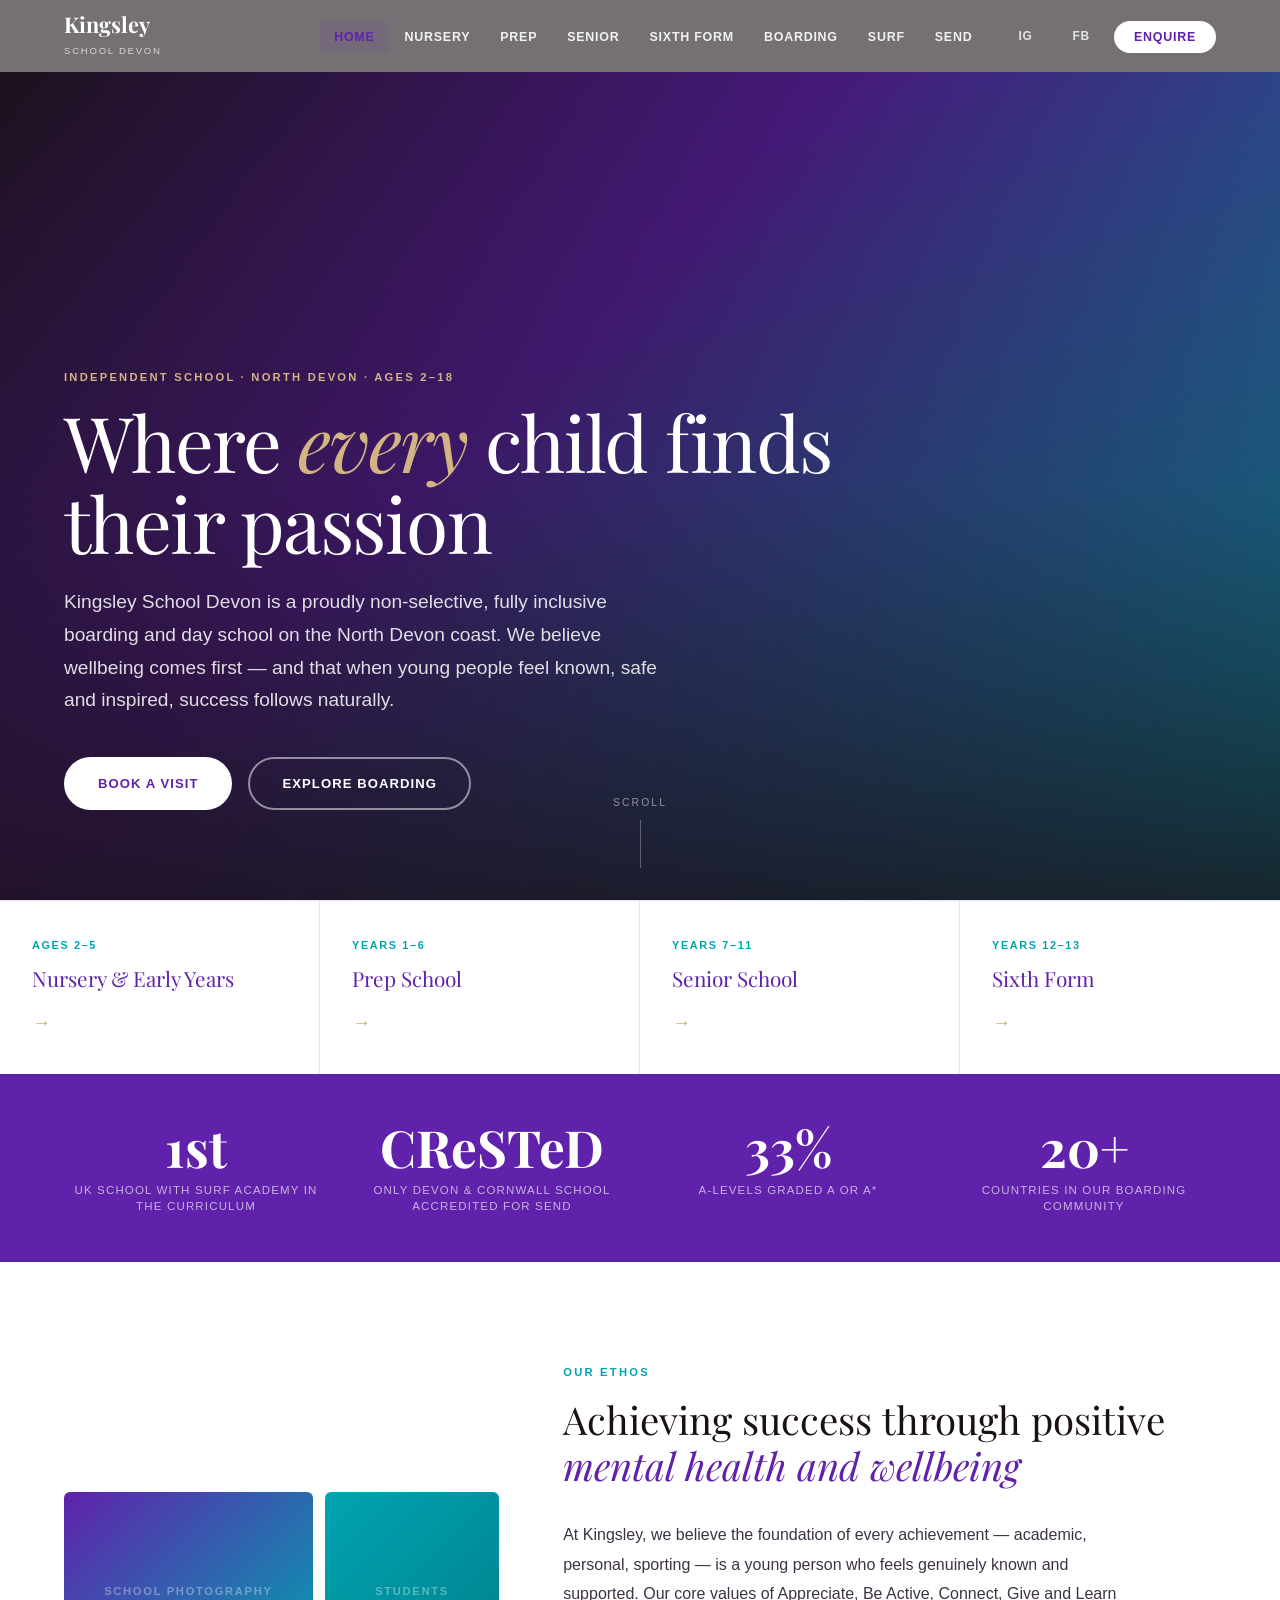
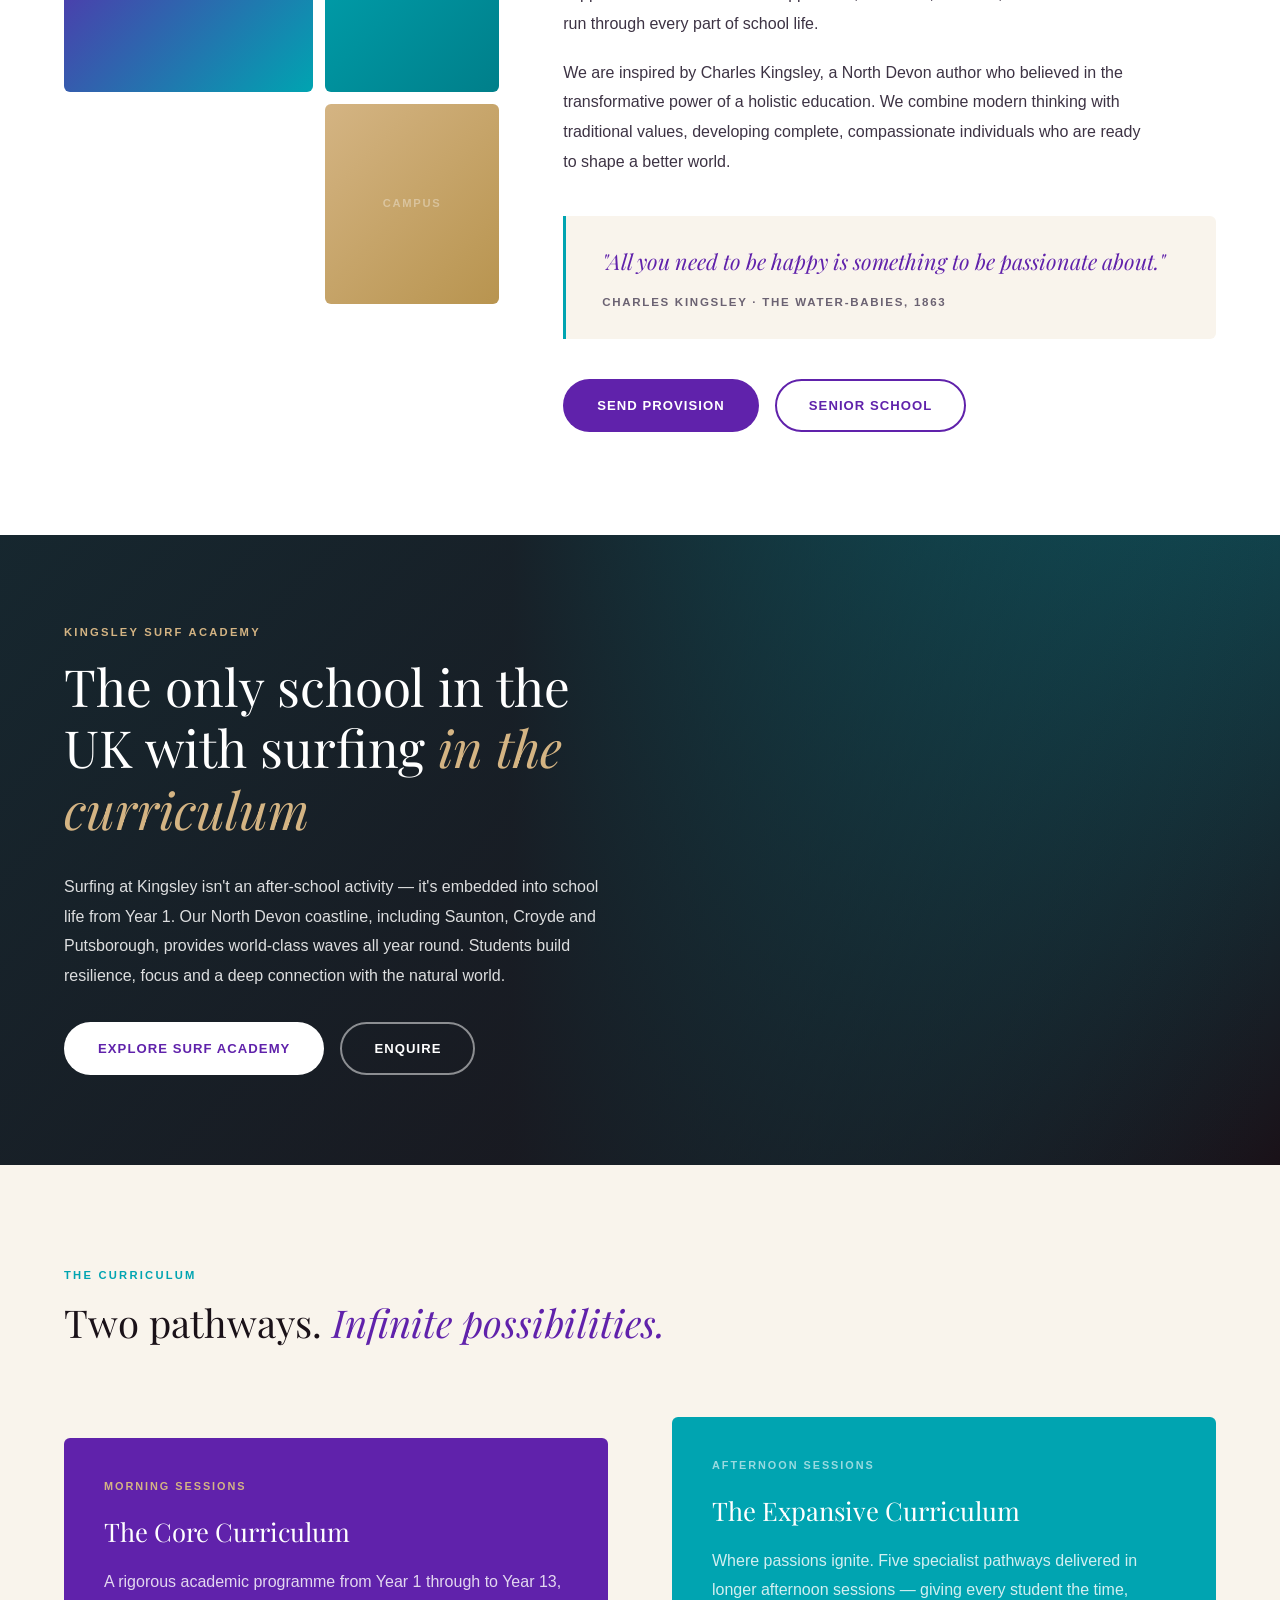
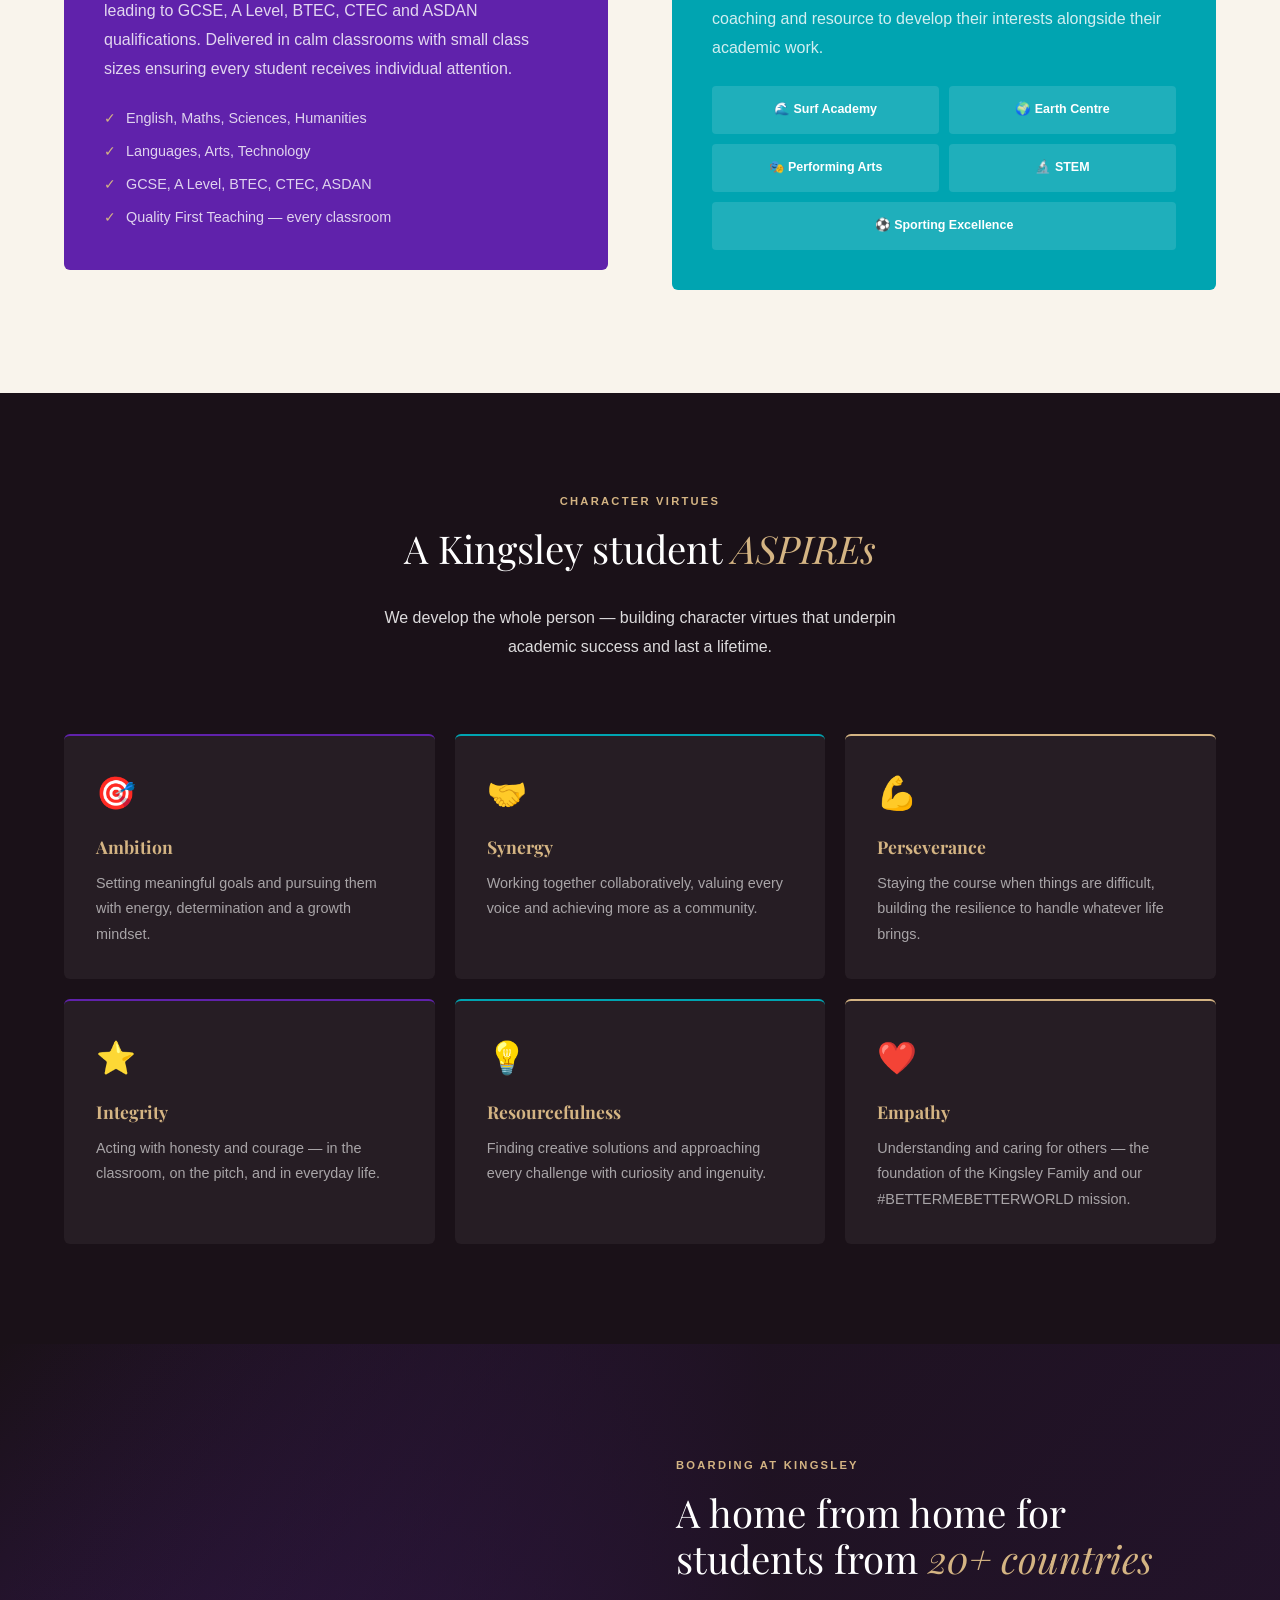
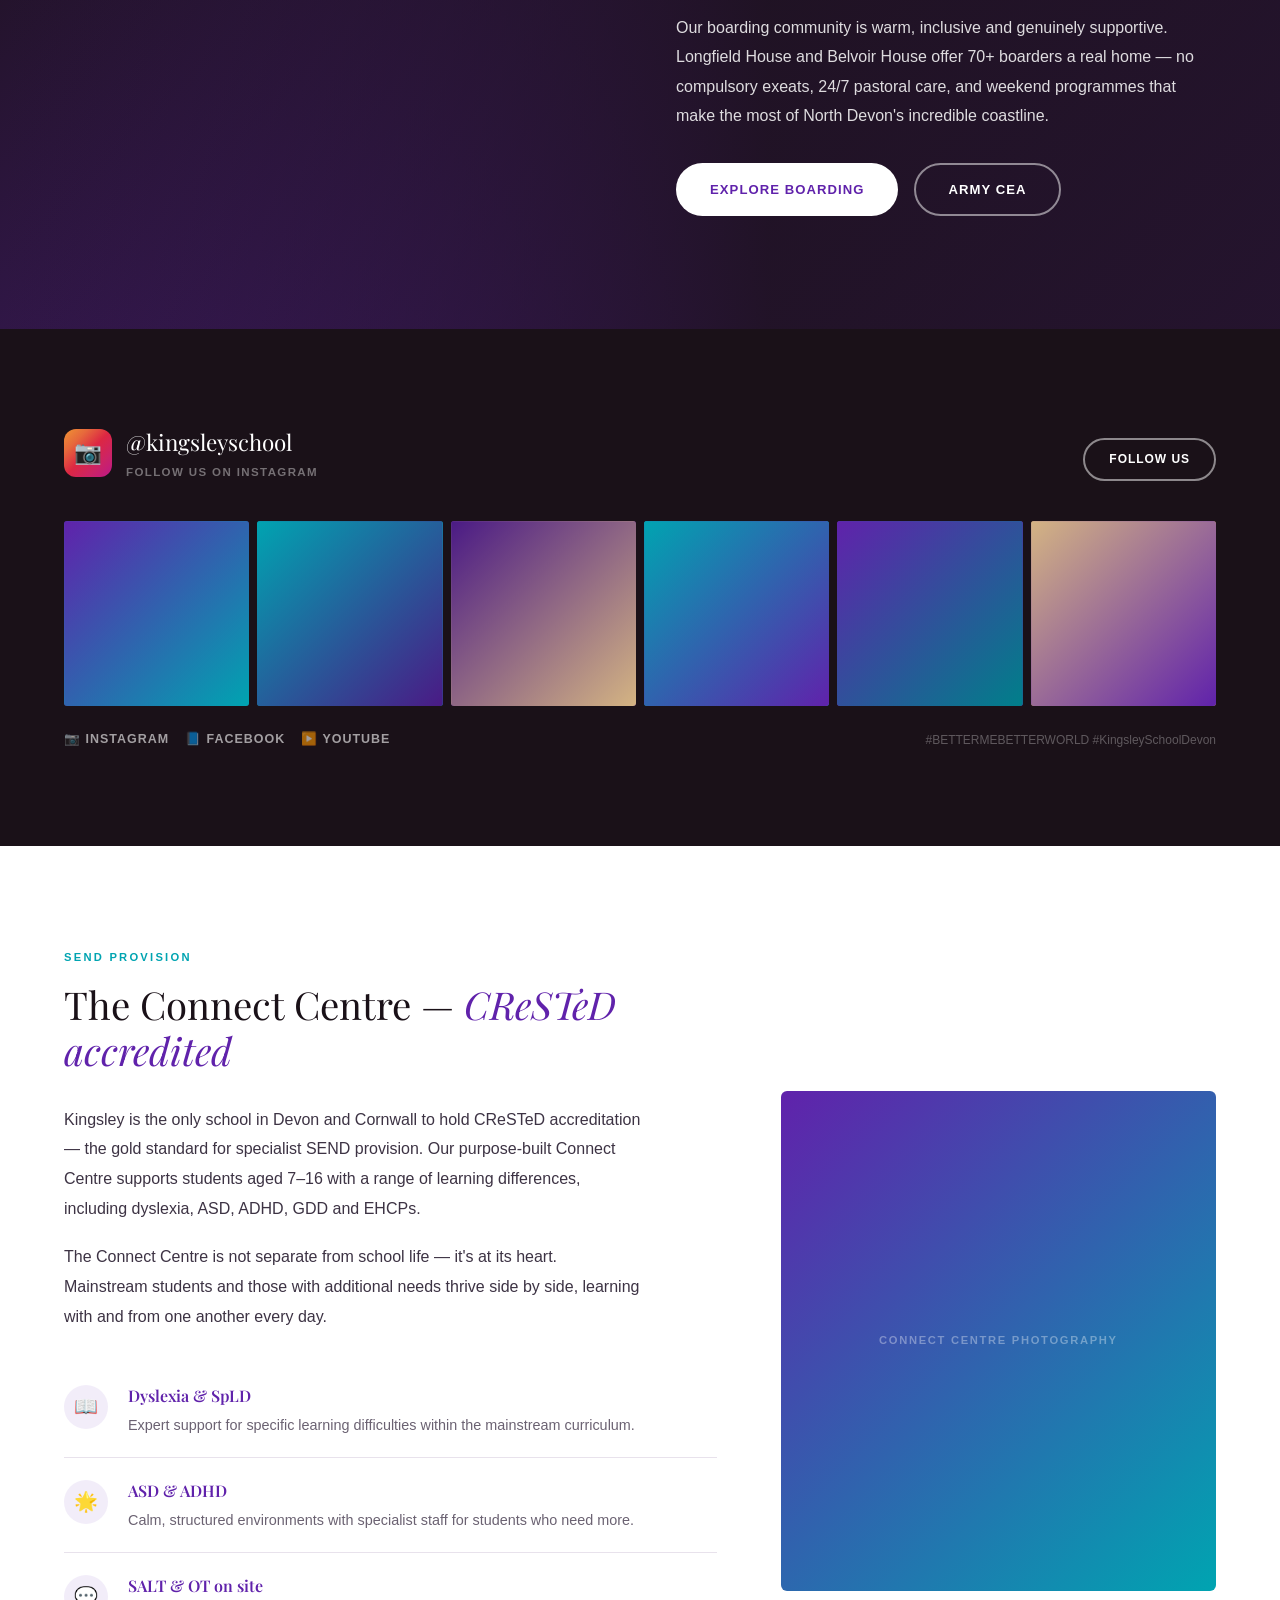
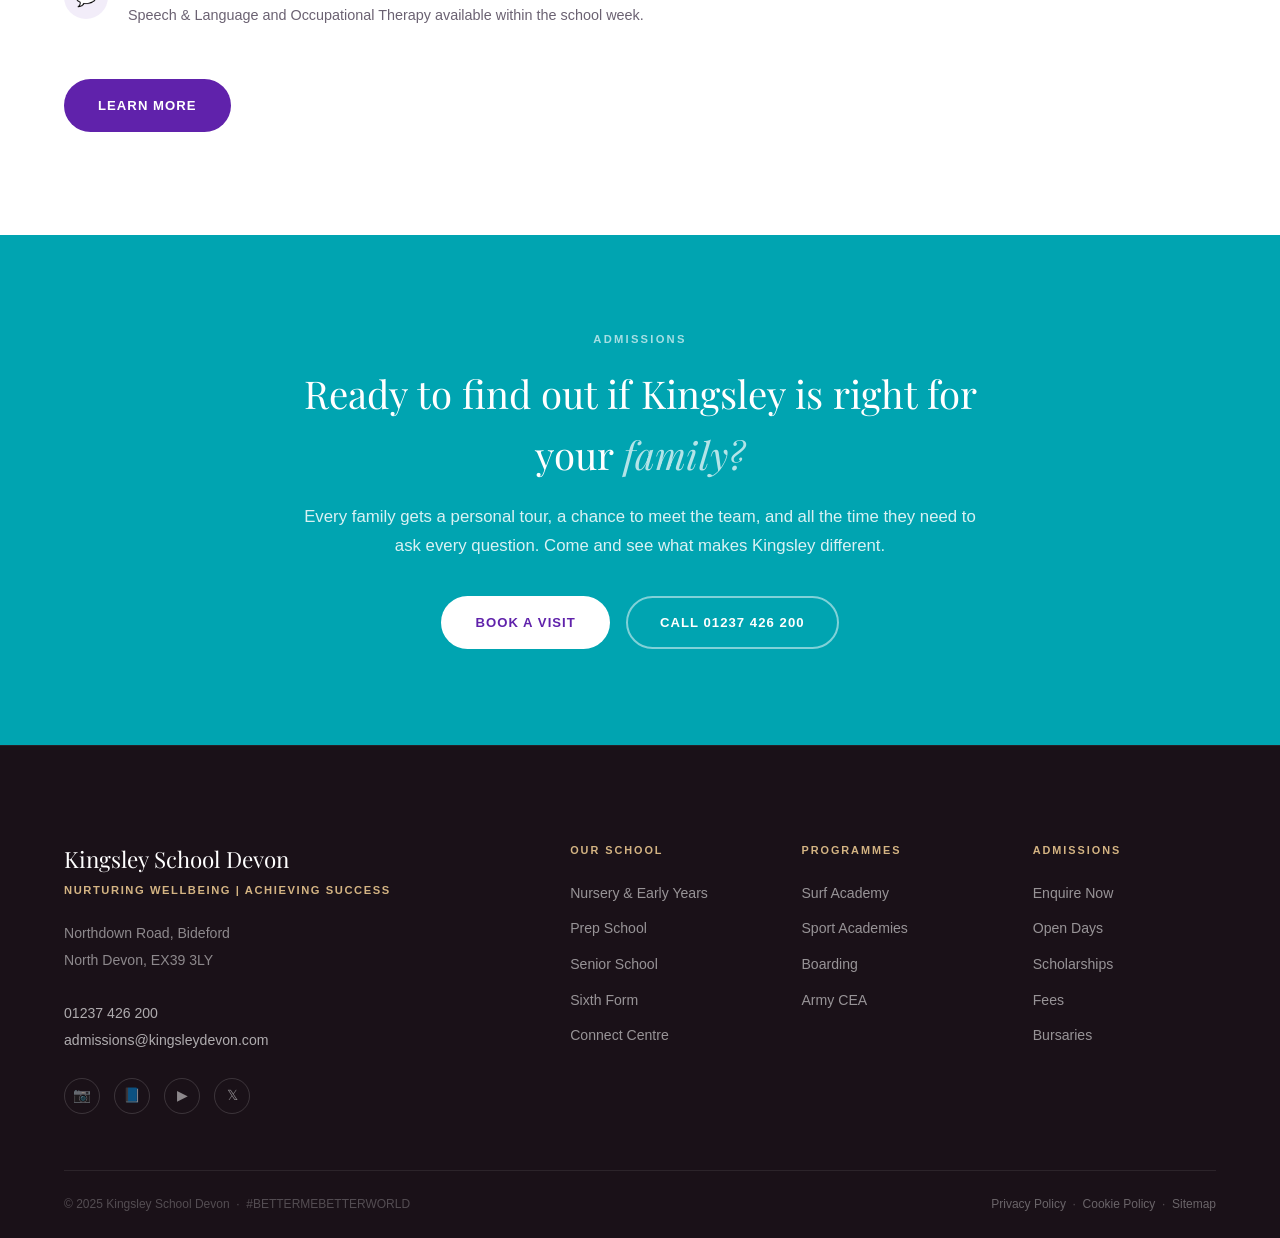
<file: index.html>
<!DOCTYPE html>
<html lang="en">
<head>
  <meta charset="UTF-8">
  <meta name="viewport" content="width=device-width, initial-scale=1.0">
  <title>Kingsley School Devon | Nurturing Wellbeing · Achieving Success</title>
  <meta name="description" content="Kingsley School Devon — an independent boarding and day school in North Devon for ages 2–18. Non-selective, inclusive, and home to the UK's only embedded Surf Academy.">
  <meta property="og:title" content="Kingsley School Devon">
  <meta property="og:description" content="Where every child finds their passion. Independent school in North Devon, ages 2–18.">
  <meta property="og:type" content="website">
  <link rel="stylesheet" href="style.css">
</head>
<body>

<div id="nav-mount"></div>

<div class="page-body">

  <!-- ═══════════════════════════════════════
       HERO — full bleed, type over photography
  ════════════════════════════════════════ -->
  <section class="hero-fullbleed">
    <div class="hero-bg-img" style="background-image:linear-gradient(135deg,#1a1118 0%,#4a1a85 40%,#00A4B1 100%);"></div>
    <div class="hero-overlay"></div>

    <div class="hero-content" style="max-width:var(--max);margin:0 auto;width:100%;padding-bottom:clamp(64px,10vh,120px);">
      <span class="t-eyebrow t-eyebrow--sand">Independent School · North Devon · Ages 2–18</span>
      <h1 class="hero-title">Where <em>every</em> child finds their passion</h1>
      <p class="hero-subtitle">Kingsley School Devon is a proudly non-selective, fully inclusive boarding and day school on the North Devon coast. We believe wellbeing comes first — and that when young people feel known, safe and inspired, success follows naturally.</p>
      <div class="btn-group">
        <a href="mailto:admissions@kingsleydevon.com" class="btn btn-white">Book a Visit</a>
        <a href="boarding.html" class="btn btn-outline-white">Explore Boarding</a>
      </div>
    </div>
    <div class="hero-scroll">Scroll</div>
  </section>

  <!-- ═══════════════════════════════════════
       SCHOOL NAVIGATION STRIP
  ════════════════════════════════════════ -->
  <div class="school-strip">
    <a href="nursery.html" class="school-strip-item">
      <span class="school-strip-age">Ages 2–5</span>
      <span class="school-strip-name">Nursery &amp; Early Years</span>
      <span class="school-strip-arrow">→</span>
    </a>
    <a href="prep-school.html" class="school-strip-item">
      <span class="school-strip-age">Years 1–6</span>
      <span class="school-strip-name">Prep School</span>
      <span class="school-strip-arrow">→</span>
    </a>
    <a href="senior-school.html" class="school-strip-item">
      <span class="school-strip-age">Years 7–11</span>
      <span class="school-strip-name">Senior School</span>
      <span class="school-strip-arrow">→</span>
    </a>
    <a href="sixth-form.html" class="school-strip-item">
      <span class="school-strip-age">Years 12–13</span>
      <span class="school-strip-name">Sixth Form</span>
      <span class="school-strip-arrow">→</span>
    </a>
  </div>

  <!-- ═══════════════════════════════════════
       STAT STRIP
  ════════════════════════════════════════ -->
  <div class="stat-strip">
    <div class="stat-strip-inner">
      <div>
        <div class="stat-num">1st</div>
        <div class="stat-label">UK school with Surf Academy in the curriculum</div>
      </div>
      <div>
        <div class="stat-num">CReSTeD</div>
        <div class="stat-label">Only Devon & Cornwall school accredited for SEND</div>
      </div>
      <div>
        <div class="stat-num">33%</div>
        <div class="stat-label">A-levels graded A or A*</div>
      </div>
      <div>
        <div class="stat-num">20+</div>
        <div class="stat-label">Countries in our boarding community</div>
      </div>
    </div>
  </div>

  <!-- ═══════════════════════════════════════
       ETHOS — photo left, copy right
  ════════════════════════════════════════ -->
  <section class="section">
    <div class="section-inner">
      <div class="grid-2 grid-2--40-60">
        <div class="photo-grid">
          <div class="photo-grid__main"><div class="photo-placeholder">School Photography</div></div>
          <div class="photo-grid__top-right"><div class="photo-placeholder photo-placeholder--teal">Students</div></div>
          <div class="photo-grid__bottom-right"><div class="photo-placeholder photo-placeholder--sand">Campus</div></div>
        </div>
        <div>
          <span class="t-eyebrow">Our Ethos</span>
          <h2 class="t-h2 u-mb">Achieving success through positive <em>mental health and wellbeing</em></h2>
          <p class="t-body">At Kingsley, we believe the foundation of every achievement — academic, personal, sporting — is a young person who feels genuinely known and supported. Our core values of Appreciate, Be Active, Connect, Give and Learn run through every part of school life.</p>
          <p class="t-body">We are inspired by Charles Kingsley, a North Devon author who believed in the transformative power of a holistic education. We combine modern thinking with traditional values, developing complete, compassionate individuals who are ready to shape a better world.</p>
          <div class="pullquote">
            <div class="pullquote-text">"All you need to be happy is something to be passionate about."</div>
            <div class="pullquote-attr">Charles Kingsley · The Water-Babies, 1863</div>
          </div>
          <div class="btn-group u-mt">
            <a href="connect-centre.html" class="btn btn-primary">SEND Provision</a>
            <a href="senior-school.html" class="btn btn-outline-purple">Senior School</a>
          </div>
        </div>
      </div>
    </div>
  </section>

  <!-- ═══════════════════════════════════════
       FULL-BLEED SURF — image with text overlay
  ════════════════════════════════════════ -->
  <section class="imgSection" style="min-height:70vh;">
    <div class="imgSection-bg" style="background-image:linear-gradient(135deg,#00A4B1 0%,#1a1118 100%);"></div>
    <div class="imgSection-overlay"></div>
    <div class="imgSection-content">
      <div class="imgSection-box">
        <span class="t-eyebrow t-eyebrow--sand">Kingsley Surf Academy</span>
        <h2 class="t-h2 t-h2--white u-mb" style="font-size:clamp(2rem,4vw,3.4rem);">The only school in the UK with surfing <em>in the curriculum</em></h2>
        <p class="t-body t-body--white u-mb">Surfing at Kingsley isn't an after-school activity — it's embedded into school life from Year 1. Our North Devon coastline, including Saunton, Croyde and Putsborough, provides world-class waves all year round. Students build resilience, focus and a deep connection with the natural world.</p>
        <div class="btn-group">
          <a href="surf-academy.html" class="btn btn-white">Explore Surf Academy</a>
          <a href="mailto:admissions@kingsleydevon.com" class="btn btn-outline-white">Enquire</a>
        </div>
      </div>
    </div>
  </section>

  <!-- ═══════════════════════════════════════
       CURRICULUM — two column
  ════════════════════════════════════════ -->
  <section class="section section--sand">
    <div class="section-inner">
      <div class="section-header">
        <span class="t-eyebrow">The Curriculum</span>
        <h2 class="t-h2">Two pathways. <em>Infinite possibilities.</em></h2>
      </div>
      <div class="grid-2">
        <div>
          <div style="background:var(--purple);border-radius:var(--radius);padding:40px;color:white;height:100%;">
            <span style="font-size:0.68rem;font-weight:700;letter-spacing:0.18em;text-transform:uppercase;color:var(--sand);display:block;margin-bottom:16px;">Morning Sessions</span>
            <h3 style="font-family:var(--font-serif);font-size:1.6rem;color:white;font-weight:400;margin-bottom:16px;">The Core Curriculum</h3>
            <p style="color:rgba(255,255,255,0.82);line-height:1.8;margin-bottom:24px;">A rigorous academic programme from Year 1 through to Year 13, leading to GCSE, A Level, BTEC, CTEC and ASDAN qualifications. Delivered in calm classrooms with small class sizes ensuring every student receives individual attention.</p>
            <ul style="list-style:none;display:flex;flex-direction:column;gap:10px;">
              <li style="color:rgba(255,255,255,0.8);font-size:0.9rem;display:flex;align-items:center;gap:10px;"><span style="color:var(--sand);">✓</span>English, Maths, Sciences, Humanities</li>
              <li style="color:rgba(255,255,255,0.8);font-size:0.9rem;display:flex;align-items:center;gap:10px;"><span style="color:var(--sand);">✓</span>Languages, Arts, Technology</li>
              <li style="color:rgba(255,255,255,0.8);font-size:0.9rem;display:flex;align-items:center;gap:10px;"><span style="color:var(--sand);">✓</span>GCSE, A Level, BTEC, CTEC, ASDAN</li>
              <li style="color:rgba(255,255,255,0.8);font-size:0.9rem;display:flex;align-items:center;gap:10px;"><span style="color:var(--sand);">✓</span>Quality First Teaching — every classroom</li>
            </ul>
          </div>
        </div>
        <div>
          <div style="background:var(--teal);border-radius:var(--radius);padding:40px;color:white;height:100%;">
            <span style="font-size:0.68rem;font-weight:700;letter-spacing:0.18em;text-transform:uppercase;color:rgba(255,255,255,0.6);display:block;margin-bottom:16px;">Afternoon Sessions</span>
            <h3 style="font-family:var(--font-serif);font-size:1.6rem;color:white;font-weight:400;margin-bottom:16px;">The Expansive Curriculum</h3>
            <p style="color:rgba(255,255,255,0.82);line-height:1.8;margin-bottom:24px;">Where passions ignite. Five specialist pathways delivered in longer afternoon sessions — giving every student the time, coaching and resource to develop their interests alongside their academic work.</p>
            <div style="display:grid;grid-template-columns:1fr 1fr;gap:10px;">
              <div style="background:rgba(255,255,255,0.12);border-radius:4px;padding:14px;text-align:center;font-size:0.78rem;font-weight:700;color:white;">🌊 Surf Academy</div>
              <div style="background:rgba(255,255,255,0.12);border-radius:4px;padding:14px;text-align:center;font-size:0.78rem;font-weight:700;color:white;">🌍 Earth Centre</div>
              <div style="background:rgba(255,255,255,0.12);border-radius:4px;padding:14px;text-align:center;font-size:0.78rem;font-weight:700;color:white;">🎭 Performing Arts</div>
              <div style="background:rgba(255,255,255,0.12);border-radius:4px;padding:14px;text-align:center;font-size:0.78rem;font-weight:700;color:white;">🔬 STEM</div>
              <div style="background:rgba(255,255,255,0.12);border-radius:4px;padding:14px;text-align:center;font-size:0.78rem;font-weight:700;color:white;grid-column:1/-1;">⚽ Sporting Excellence</div>
            </div>
          </div>
        </div>
      </div>
    </div>
  </section>

  <!-- ═══════════════════════════════════════
       ASPIRE — full width, dark background
  ════════════════════════════════════════ -->
  <section class="section panel-ink">
    <div class="section-inner">
      <div class="section-header section-header--center">
        <span class="t-eyebrow t-eyebrow--sand">Character Virtues</span>
        <h2 class="t-h2 t-h2--white u-mb">A Kingsley student <em>ASPIREs</em></h2>
        <p class="t-body t-body--white" style="margin:0 auto 0;max-width:60ch;text-align:center;">We develop the whole person — building character virtues that underpin academic success and last a lifetime.</p>
      </div>
      <div class="grid-3 u-mt-lg" style="gap:20px;">
        <div style="background:rgba(255,255,255,0.05);border-radius:var(--radius);padding:32px;border-top:2px solid var(--purple);">
          <div style="font-size:2rem;margin-bottom:14px;">🎯</div>
          <h3 style="font-family:var(--font-serif);font-size:1.1rem;color:var(--sand);margin-bottom:10px;">Ambition</h3>
          <p style="font-size:0.9rem;color:rgba(255,255,255,0.6);line-height:1.75;">Setting meaningful goals and pursuing them with energy, determination and a growth mindset.</p>
        </div>
        <div style="background:rgba(255,255,255,0.05);border-radius:var(--radius);padding:32px;border-top:2px solid var(--teal);">
          <div style="font-size:2rem;margin-bottom:14px;">🤝</div>
          <h3 style="font-family:var(--font-serif);font-size:1.1rem;color:var(--sand);margin-bottom:10px;">Synergy</h3>
          <p style="font-size:0.9rem;color:rgba(255,255,255,0.6);line-height:1.75;">Working together collaboratively, valuing every voice and achieving more as a community.</p>
        </div>
        <div style="background:rgba(255,255,255,0.05);border-radius:var(--radius);padding:32px;border-top:2px solid var(--sand);">
          <div style="font-size:2rem;margin-bottom:14px;">💪</div>
          <h3 style="font-family:var(--font-serif);font-size:1.1rem;color:var(--sand);margin-bottom:10px;">Perseverance</h3>
          <p style="font-size:0.9rem;color:rgba(255,255,255,0.6);line-height:1.75;">Staying the course when things are difficult, building the resilience to handle whatever life brings.</p>
        </div>
        <div style="background:rgba(255,255,255,0.05);border-radius:var(--radius);padding:32px;border-top:2px solid var(--purple);">
          <div style="font-size:2rem;margin-bottom:14px;">⭐</div>
          <h3 style="font-family:var(--font-serif);font-size:1.1rem;color:var(--sand);margin-bottom:10px;">Integrity</h3>
          <p style="font-size:0.9rem;color:rgba(255,255,255,0.6);line-height:1.75;">Acting with honesty and courage — in the classroom, on the pitch, and in everyday life.</p>
        </div>
        <div style="background:rgba(255,255,255,0.05);border-radius:var(--radius);padding:32px;border-top:2px solid var(--teal);">
          <div style="font-size:2rem;margin-bottom:14px;">💡</div>
          <h3 style="font-family:var(--font-serif);font-size:1.1rem;color:var(--sand);margin-bottom:10px;">Resourcefulness</h3>
          <p style="font-size:0.9rem;color:rgba(255,255,255,0.6);line-height:1.75;">Finding creative solutions and approaching every challenge with curiosity and ingenuity.</p>
        </div>
        <div style="background:rgba(255,255,255,0.05);border-radius:var(--radius);padding:32px;border-top:2px solid var(--sand);">
          <div style="font-size:2rem;margin-bottom:14px;">❤️</div>
          <h3 style="font-family:var(--font-serif);font-size:1.1rem;color:var(--sand);margin-bottom:10px;">Empathy</h3>
          <p style="font-size:0.9rem;color:rgba(255,255,255,0.6);line-height:1.75;">Understanding and caring for others — the foundation of the Kingsley Family and our #BETTERMEBETTERWORLD mission.</p>
        </div>
      </div>
    </div>
  </section>

  <!-- ═══════════════════════════════════════
       BOARDING — full-bleed image, right overlay
  ════════════════════════════════════════ -->
  <section class="imgSection" style="min-height:65vh;">
    <div class="imgSection-bg" style="background-image:linear-gradient(135deg,#1a1118 0%,#6022AB 100%);"></div>
    <div class="imgSection-overlay imgSection-overlay--right"></div>
    <div class="imgSection-content imgSection-content--right">
      <div class="imgSection-box">
        <span class="t-eyebrow t-eyebrow--sand">Boarding at Kingsley</span>
        <h2 class="t-h2 t-h2--white u-mb">A home from home for students from <em>20+ countries</em></h2>
        <p class="t-body t-body--white u-mb">Our boarding community is warm, inclusive and genuinely supportive. Longfield House and Belvoir House offer 70+ boarders a real home — no compulsory exeats, 24/7 pastoral care, and weekend programmes that make the most of North Devon's incredible coastline.</p>
        <div class="btn-group">
          <a href="boarding.html" class="btn btn-white">Explore Boarding</a>
          <a href="army-cea.html" class="btn btn-outline-white">Army CEA</a>
        </div>
      </div>
    </div>
  </section>

  <!-- ═══════════════════════════════════════
       INSTAGRAM FEED
  ════════════════════════════════════════ -->
  <section class="insta-section">
    <div class="insta-header">
      <div class="insta-brand">
        <div class="insta-icon">📷</div>
        <div class="insta-handle">
          @kingsleyschool
          <span>Follow us on Instagram</span>
        </div>
      </div>
      <a href="https://www.instagram.com/kingsleyschool/" target="_blank" rel="noopener" class="btn btn-outline-white" style="font-size:0.75rem;padding:10px 24px;">Follow Us</a>
    </div>

    <div class="insta-grid">
      <a class="insta-post" href="https://www.instagram.com/kingsleyschool/" target="_blank" rel="noopener">
        <div class="insta-post-bg"></div>
        <div class="insta-post-overlay"><span>View Post</span></div>
      </a>
      <a class="insta-post" href="https://www.instagram.com/kingsleyschool/" target="_blank" rel="noopener">
        <div class="insta-post-bg"></div>
        <div class="insta-post-overlay"><span>View Post</span></div>
      </a>
      <a class="insta-post" href="https://www.instagram.com/kingsleyschool/" target="_blank" rel="noopener">
        <div class="insta-post-bg"></div>
        <div class="insta-post-overlay"><span>View Post</span></div>
      </a>
      <a class="insta-post" href="https://www.instagram.com/kingsleyschool/" target="_blank" rel="noopener">
        <div class="insta-post-bg"></div>
        <div class="insta-post-overlay"><span>View Post</span></div>
      </a>
      <a class="insta-post" href="https://www.instagram.com/kingsleyschool/" target="_blank" rel="noopener">
        <div class="insta-post-bg"></div>
        <div class="insta-post-overlay"><span>View Post</span></div>
      </a>
      <a class="insta-post" href="https://www.instagram.com/kingsleyschool/" target="_blank" rel="noopener">
        <div class="insta-post-bg"></div>
        <div class="insta-post-overlay"><span>View Post</span></div>
      </a>
    </div>

    <div class="insta-cta">
      <div class="insta-follow-links">
        <a href="https://www.instagram.com/kingsleyschool/" target="_blank" rel="noopener">📷 Instagram</a>
        <a href="https://www.facebook.com/KingsleySchoolDevon" target="_blank" rel="noopener">📘 Facebook</a>
        <a href="https://www.youtube.com/@kingsleydevon" target="_blank" rel="noopener">▶️ YouTube</a>
      </div>
      <span style="color:rgba(255,255,255,0.3);font-size:0.75rem;">#BETTERMEBETTERWORLD #KingsleySchoolDevon</span>
    </div>
  </section>

  <!-- ═══════════════════════════════════════
       CONNECT CENTRE CALLOUT
  ════════════════════════════════════════ -->
  <section class="section">
    <div class="section-inner">
      <div class="grid-2 grid-2--60-40">
        <div>
          <span class="t-eyebrow">SEND Provision</span>
          <h2 class="t-h2 u-mb">The Connect Centre — <em>CReSTeD accredited</em></h2>
          <p class="t-body">Kingsley is the only school in Devon and Cornwall to hold CReSTeD accreditation — the gold standard for specialist SEND provision. Our purpose-built Connect Centre supports students aged 7–16 with a range of learning differences, including dyslexia, ASD, ADHD, GDD and EHCPs.</p>
          <p class="t-body">The Connect Centre is not separate from school life — it's at its heart. Mainstream students and those with additional needs thrive side by side, learning with and from one another every day.</p>
          <div class="feature-list u-mt">
            <div class="feature-item">
              <div class="feature-icon">📖</div>
              <div><div class="feature-title">Dyslexia & SpLD</div><div class="feature-text">Expert support for specific learning difficulties within the mainstream curriculum.</div></div>
            </div>
            <div class="feature-item">
              <div class="feature-icon">🌟</div>
              <div><div class="feature-title">ASD & ADHD</div><div class="feature-text">Calm, structured environments with specialist staff for students who need more.</div></div>
            </div>
            <div class="feature-item">
              <div class="feature-icon">💬</div>
              <div><div class="feature-title">SALT & OT on site</div><div class="feature-text">Speech & Language and Occupational Therapy available within the school week.</div></div>
            </div>
          </div>
          <a href="connect-centre.html" class="btn btn-primary u-mt">Learn More</a>
        </div>
        <div>
          <div class="photo-placeholder" style="min-height:500px;border-radius:var(--radius);">Connect Centre Photography</div>
        </div>
      </div>
    </div>
  </section>

  <!-- ═══════════════════════════════════════
       ADMISSIONS CTA
  ════════════════════════════════════════ -->
  <div class="admissions-band">
    <div class="admissions-band-inner">
      <span class="t-eyebrow t-eyebrow--white">Admissions</span>
      <h2>Ready to find out if Kingsley is right for your <em>family?</em></h2>
      <p>Every family gets a personal tour, a chance to meet the team, and all the time they need to ask every question. Come and see what makes Kingsley different.</p>
      <div class="btn-group" style="justify-content:center;">
        <a href="mailto:admissions@kingsleydevon.com" class="btn btn-white">Book a Visit</a>
        <a href="tel:+441237426200" class="btn btn-outline-white">Call 01237 426 200</a>
      </div>
    </div>
  </div>

</div><!-- /page-body -->

<div id="footer-mount"></div>
<script src="nav.js"></script>
<script>
  // Subtle hero parallax
  const heroBg = document.querySelector('.hero-bg-img');
  if (heroBg) {
    setTimeout(() => heroBg.classList.add('loaded'), 100);
    window.addEventListener('scroll', () => {
      heroBg.style.transform = `scale(1.04) translateY(${window.scrollY * 0.15}px)`;
    }, { passive: true });
  }
</script>
</body>
</html>
</file>
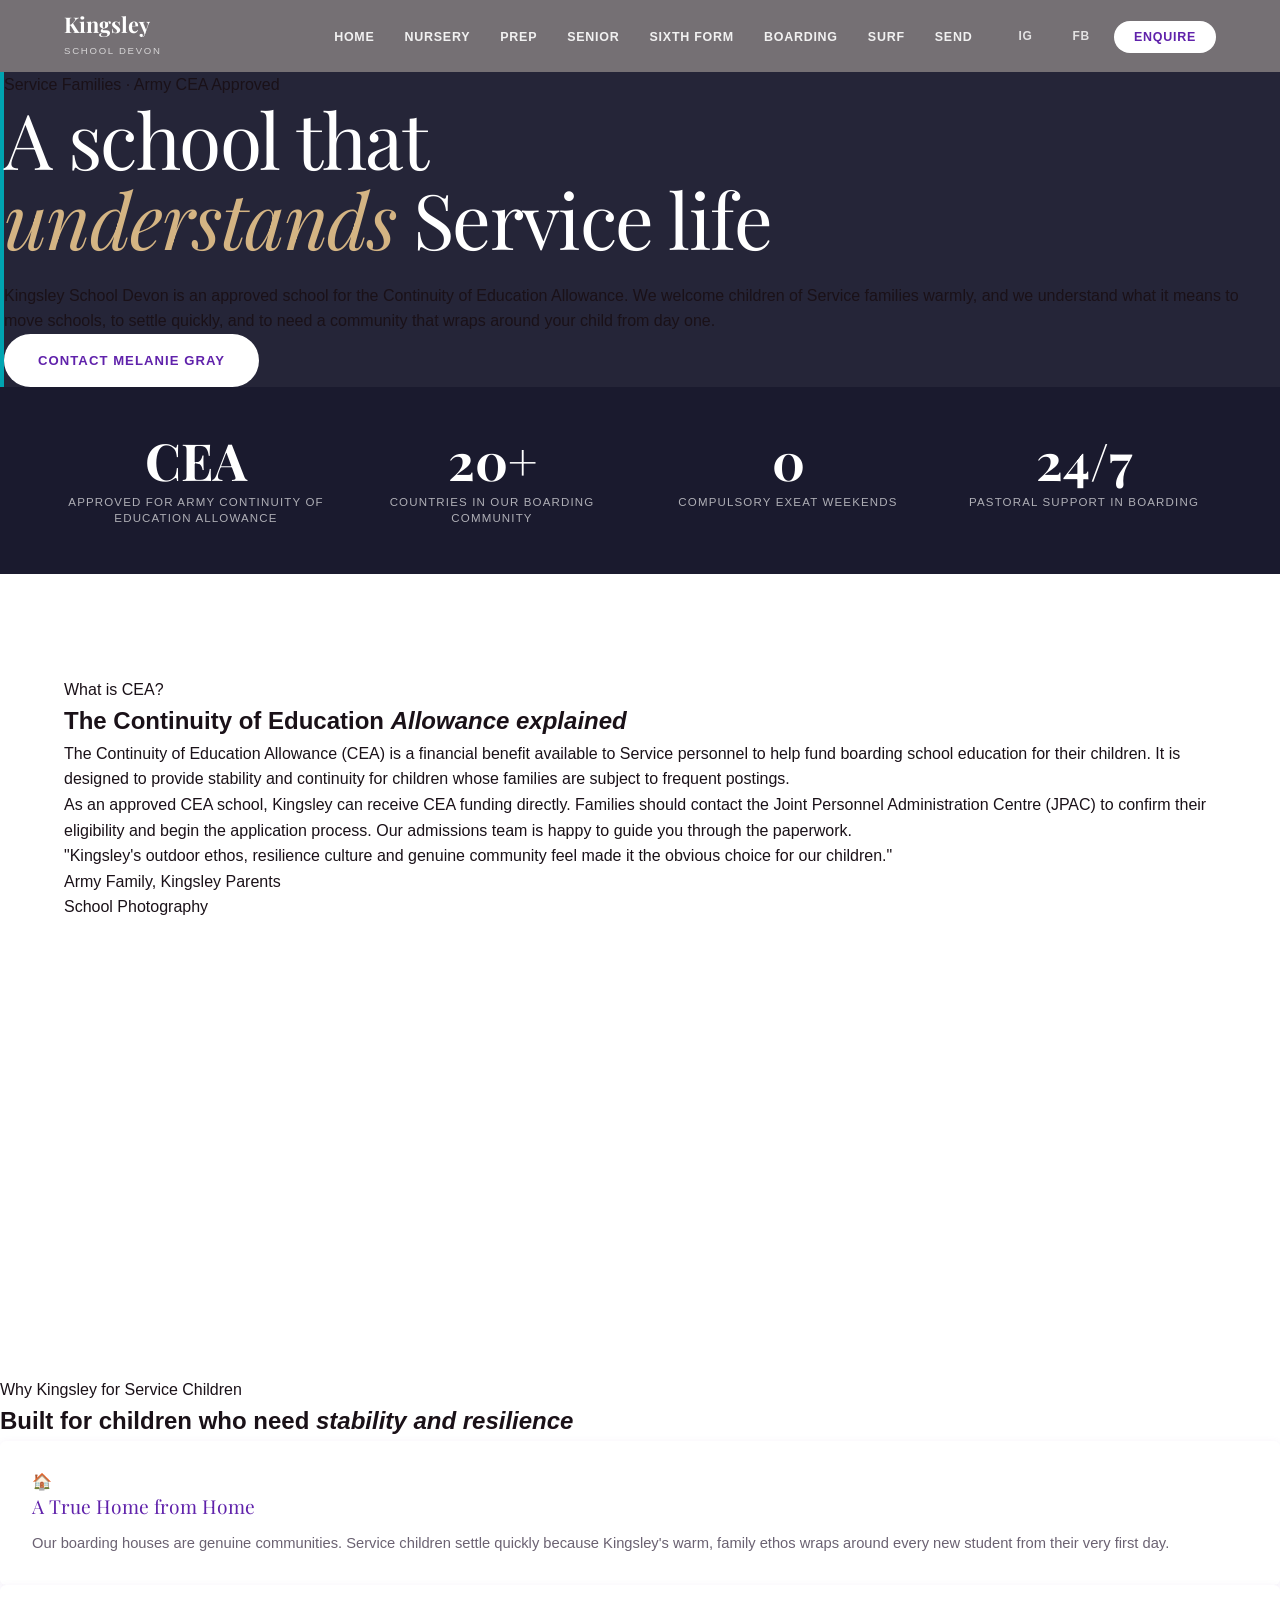
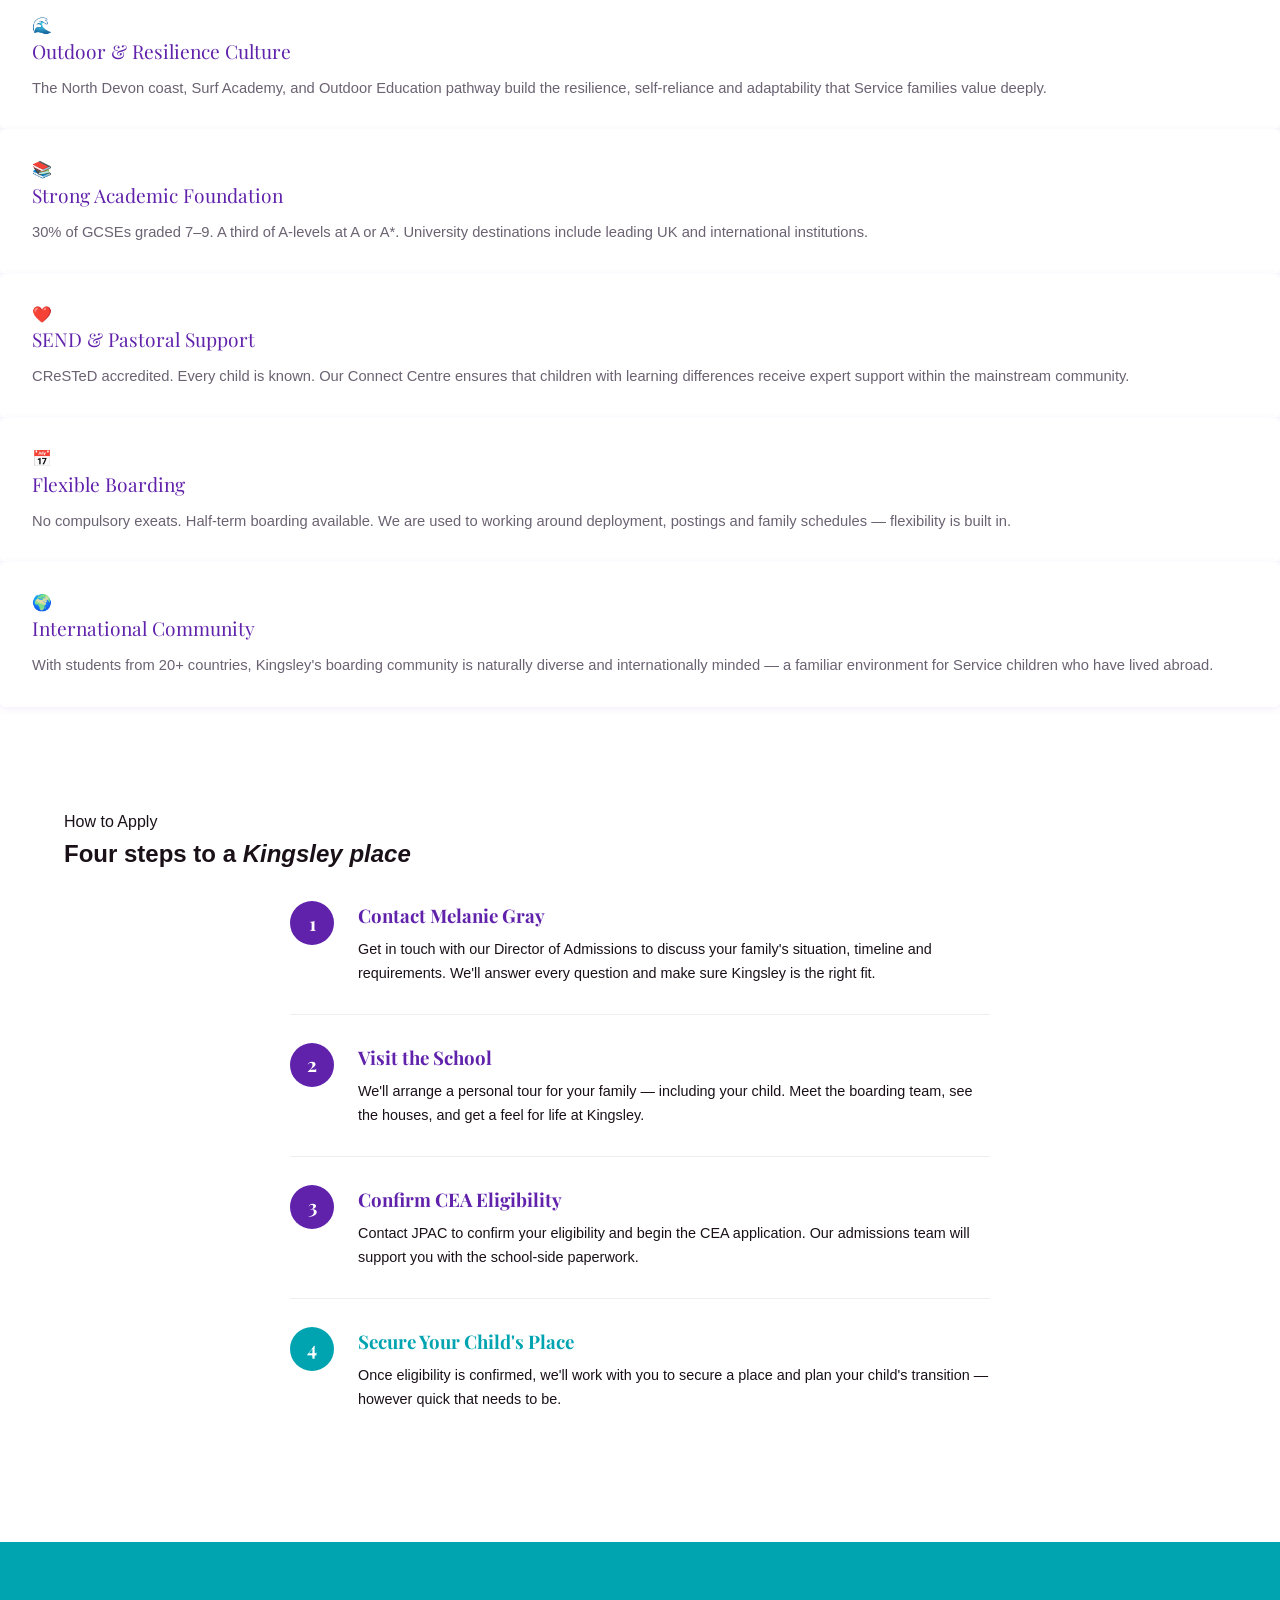
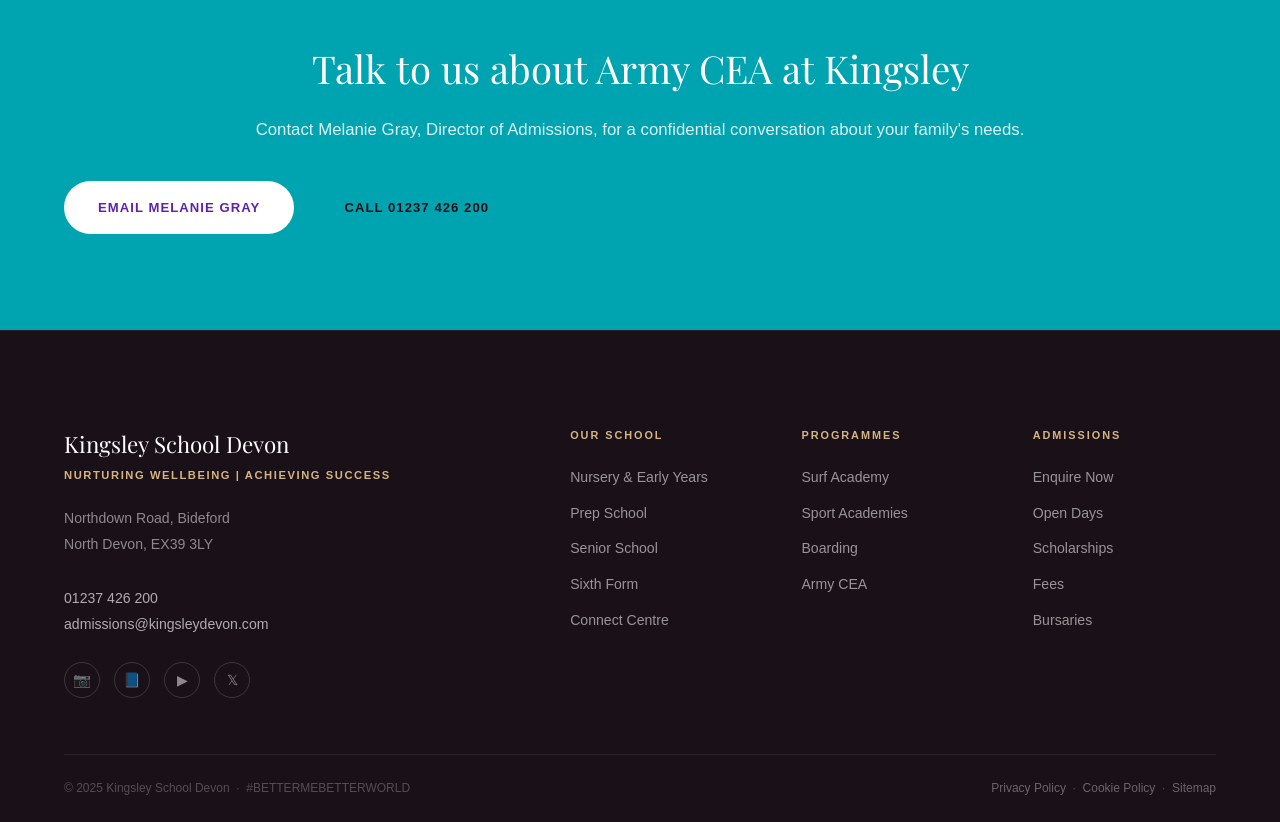
<file: army-cea.html>
<!DOCTYPE html>
<html lang="en">
<head>
  <meta charset="UTF-8">
  <meta name="viewport" content="width=device-width, initial-scale=1.0">
  <title>Army CEA | Kingsley School Devon | Service Families</title>
  <meta name="description" content="Kingsley School Devon is an approved school for the Continuity of Education Allowance (CEA). We welcome Service children and understand the unique needs of military families.">
  <link rel="stylesheet" href="style.css">
</head>
<body>
<div id="nav-mount"></div>
<div class="page-body">

  <section class="hero">
    <div class="hero-bg" style="background-image:linear-gradient(135deg,#1a1a2e 0%,#6022AB 100%);"></div>
    <div class="hero-block" style="background:rgba(26,26,46,0.95);border-left:4px solid var(--teal);">
      <div class="hero-eyebrow">Service Families · Army CEA Approved</div>
      <h1 class="hero-title">A school that <em>understands</em> Service life</h1>
      <p class="hero-body">Kingsley School Devon is an approved school for the Continuity of Education Allowance. We welcome children of Service families warmly, and we understand what it means to move schools, to settle quickly, and to need a community that wraps around your child from day one.</p>
      <a href="mailto:admissions@kingsleydevon.com" class="btn btn-white">Contact Melanie Gray</a>
    </div>
  </section>

  <div class="stat-strip" style="background:#1a1a2e;">
    <div class="stat-strip-inner">
      <div class="stat-item"><div class="stat-num">CEA</div><div class="stat-label">Approved for Army Continuity of Education Allowance</div></div>
      <div class="stat-item"><div class="stat-num">20+</div><div class="stat-label">Countries in our boarding community</div></div>
      <div class="stat-item"><div class="stat-num">0</div><div class="stat-label">Compulsory exeat weekends</div></div>
      <div class="stat-item"><div class="stat-num">24/7</div><div class="stat-label">Pastoral support in boarding</div></div>
    </div>
  </div>

  <div class="section">
    <div class="two-col">
      <div>
        <div class="section-eyebrow">What is CEA?</div>
        <h2 class="section-title">The Continuity of Education <em>Allowance explained</em></h2>
        <p class="section-body">The Continuity of Education Allowance (CEA) is a financial benefit available to Service personnel to help fund boarding school education for their children. It is designed to provide stability and continuity for children whose families are subject to frequent postings.</p>
        <p class="section-body">As an approved CEA school, Kingsley can receive CEA funding directly. Families should contact the Joint Personnel Administration Centre (JPAC) to confirm their eligibility and begin the application process. Our admissions team is happy to guide you through the paperwork.</p>
        <div class="quote-block">
          <div class="quote-text">"Kingsley's outdoor ethos, resilience culture and genuine community feel made it the obvious choice for our children."</div>
          <div class="quote-attr">Army Family, Kingsley Parents</div>
        </div>
      </div>
      <div>
        <div class="img-placeholder" style="min-height:380px;">School Photography</div>
      </div>
    </div>
  </div>

  <div class="section-full">
    <div class="section-inner">
      <div class="text-center mb-32">
        <div class="section-eyebrow">Why Kingsley for Service Children</div>
        <h2 class="section-title">Built for children who need <em>stability and resilience</em></h2>
      </div>
      <div class="three-col">
        <div class="card"><div class="card-body"><div class="card-icon">🏠</div><div class="card-title">A True Home from Home</div><p class="card-text">Our boarding houses are genuine communities. Service children settle quickly because Kingsley's warm, family ethos wraps around every new student from their very first day.</p></div></div>
        <div class="card"><div class="card-body"><div class="card-icon">🌊</div><div class="card-title">Outdoor & Resilience Culture</div><p class="card-text">The North Devon coast, Surf Academy, and Outdoor Education pathway build the resilience, self-reliance and adaptability that Service families value deeply.</p></div></div>
        <div class="card"><div class="card-body"><div class="card-icon">📚</div><div class="card-title">Strong Academic Foundation</div><p class="card-text">30% of GCSEs graded 7–9. A third of A-levels at A or A*. University destinations include leading UK and international institutions.</p></div></div>
        <div class="card"><div class="card-body"><div class="card-icon">❤️</div><div class="card-title">SEND & Pastoral Support</div><p class="card-text">CReSTeD accredited. Every child is known. Our Connect Centre ensures that children with learning differences receive expert support within the mainstream community.</p></div></div>
        <div class="card"><div class="card-body"><div class="card-icon">📅</div><div class="card-title">Flexible Boarding</div><p class="card-text">No compulsory exeats. Half-term boarding available. We are used to working around deployment, postings and family schedules — flexibility is built in.</p></div></div>
        <div class="card"><div class="card-body"><div class="card-icon">🌍</div><div class="card-title">International Community</div><p class="card-text">With students from 20+ countries, Kingsley's boarding community is naturally diverse and internationally minded — a familiar environment for Service children who have lived abroad.</p></div></div>
      </div>
    </div>
  </div>

  <div class="section">
    <div class="text-center mb-32">
      <div class="section-eyebrow">How to Apply</div>
      <h2 class="section-title">Four steps to a <em>Kingsley place</em></h2>
    </div>
    <div style="max-width:700px;margin:0 auto;">
      <div style="display:flex;flex-direction:column;gap:0;">
        <div style="display:flex;gap:24px;padding:28px 0;border-bottom:1px solid #eee;align-items:flex-start;">
          <div style="background:var(--purple);color:white;border-radius:50%;width:44px;height:44px;display:flex;align-items:center;justify-content:center;font-family:'Playfair Display',serif;font-size:1.2rem;font-weight:700;flex-shrink:0;">1</div>
          <div><h3 style="font-family:'Playfair Display',serif;color:var(--purple);margin-bottom:6px;">Contact Melanie Gray</h3><p style="font-size:0.9rem;color:var(--text-mid);line-height:1.7;">Get in touch with our Director of Admissions to discuss your family's situation, timeline and requirements. We'll answer every question and make sure Kingsley is the right fit.</p></div>
        </div>
        <div style="display:flex;gap:24px;padding:28px 0;border-bottom:1px solid #eee;align-items:flex-start;">
          <div style="background:var(--purple);color:white;border-radius:50%;width:44px;height:44px;display:flex;align-items:center;justify-content:center;font-family:'Playfair Display',serif;font-size:1.2rem;font-weight:700;flex-shrink:0;">2</div>
          <div><h3 style="font-family:'Playfair Display',serif;color:var(--purple);margin-bottom:6px;">Visit the School</h3><p style="font-size:0.9rem;color:var(--text-mid);line-height:1.7;">We'll arrange a personal tour for your family — including your child. Meet the boarding team, see the houses, and get a feel for life at Kingsley.</p></div>
        </div>
        <div style="display:flex;gap:24px;padding:28px 0;border-bottom:1px solid #eee;align-items:flex-start;">
          <div style="background:var(--purple);color:white;border-radius:50%;width:44px;height:44px;display:flex;align-items:center;justify-content:center;font-family:'Playfair Display',serif;font-size:1.2rem;font-weight:700;flex-shrink:0;">3</div>
          <div><h3 style="font-family:'Playfair Display',serif;color:var(--purple);margin-bottom:6px;">Confirm CEA Eligibility</h3><p style="font-size:0.9rem;color:var(--text-mid);line-height:1.7;">Contact JPAC to confirm your eligibility and begin the CEA application. Our admissions team will support you with the school-side paperwork.</p></div>
        </div>
        <div style="display:flex;gap:24px;padding:28px 0;align-items:flex-start;">
          <div style="background:var(--teal);color:white;border-radius:50%;width:44px;height:44px;display:flex;align-items:center;justify-content:center;font-family:'Playfair Display',serif;font-size:1.2rem;font-weight:700;flex-shrink:0;">4</div>
          <div><h3 style="font-family:'Playfair Display',serif;color:var(--teal);margin-bottom:6px;">Secure Your Child's Place</h3><p style="font-size:0.9rem;color:var(--text-mid);line-height:1.7;">Once eligibility is confirmed, we'll work with you to secure a place and plan your child's transition — however quick that needs to be.</p></div>
        </div>
      </div>
    </div>
  </div>

  <div class="admissions-band">
    <h2>Talk to us about Army CEA at Kingsley</h2>
    <p>Contact Melanie Gray, Director of Admissions, for a confidential conversation about your family's needs.</p>
    <div class="btn-group">
      <a href="mailto:admissions@kingsleydevon.com" class="btn btn-white">Email Melanie Gray</a>
      <a href="tel:+441237426200" class="btn btn-outline">Call 01237 426 200</a>
    </div>
  </div>

</div>
<div id="footer-mount"></div>
<script src="nav.js"></script>
</body>
</html>
</file>
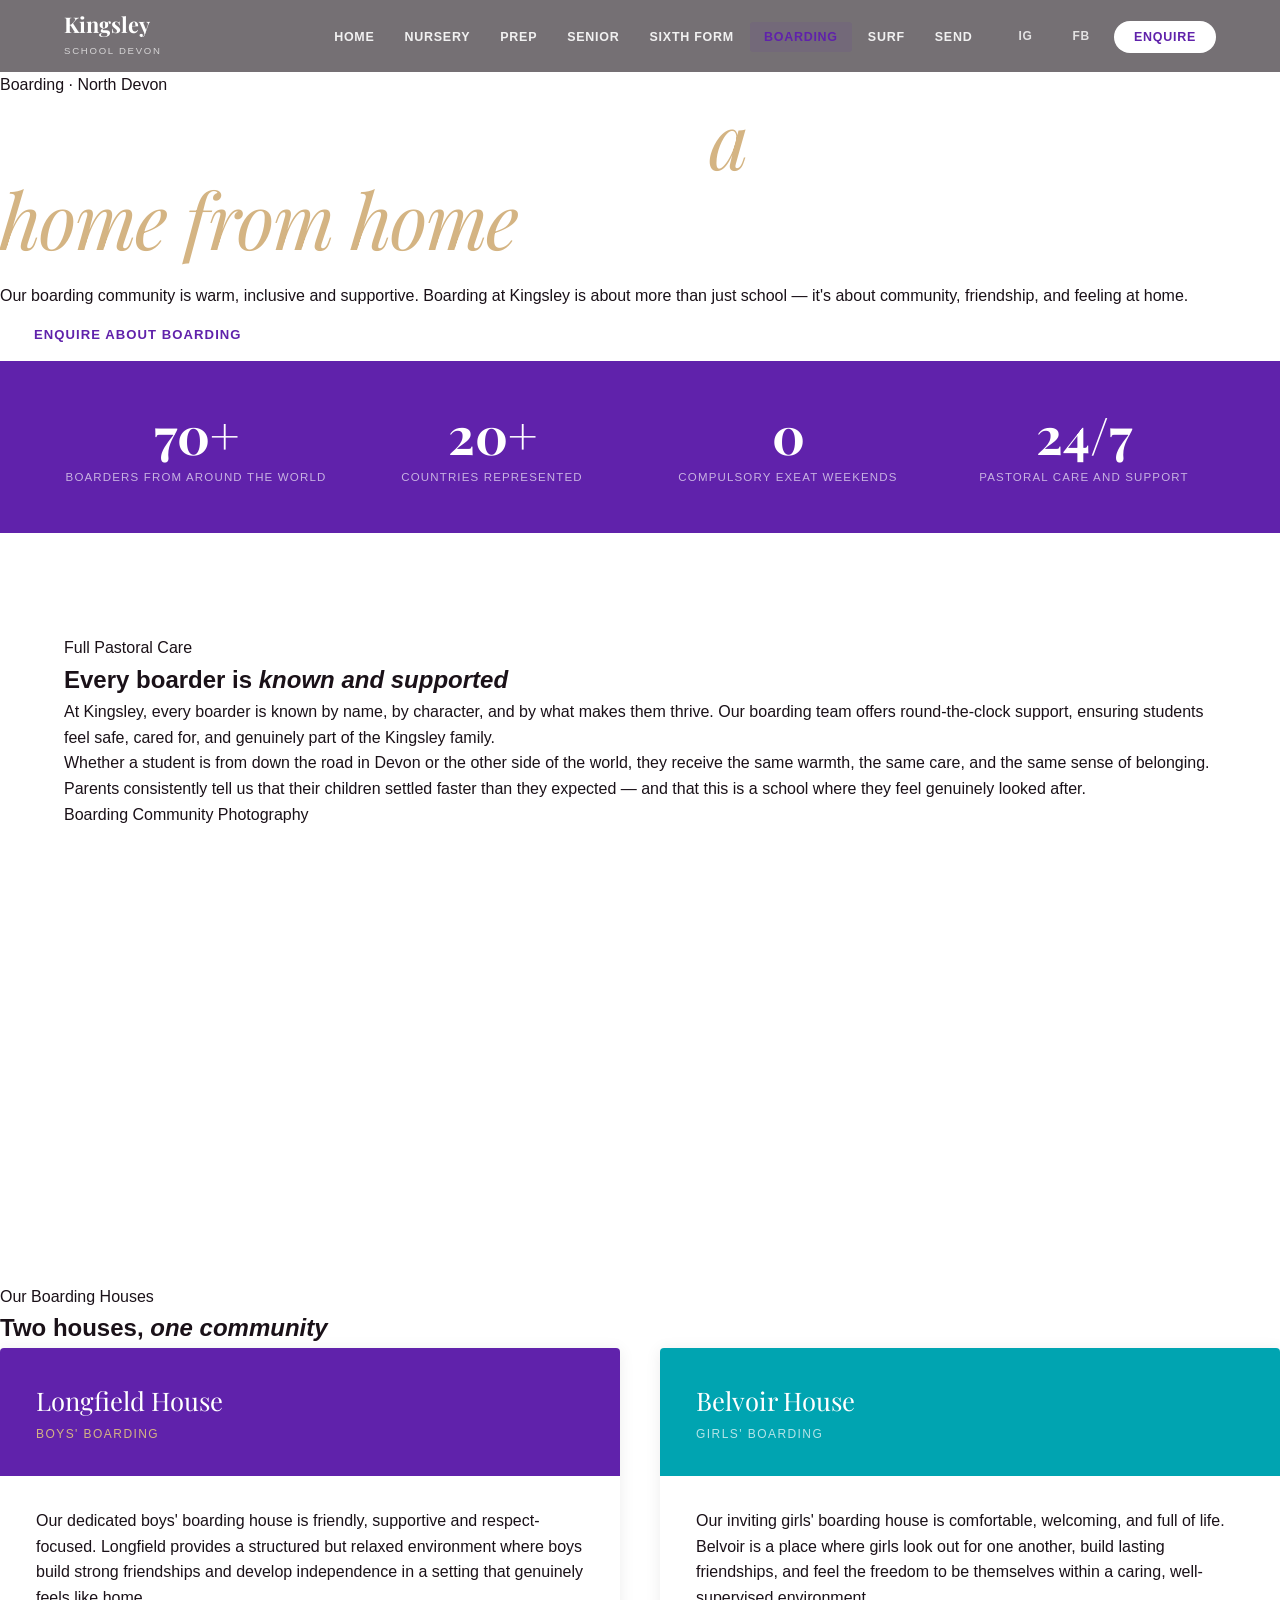
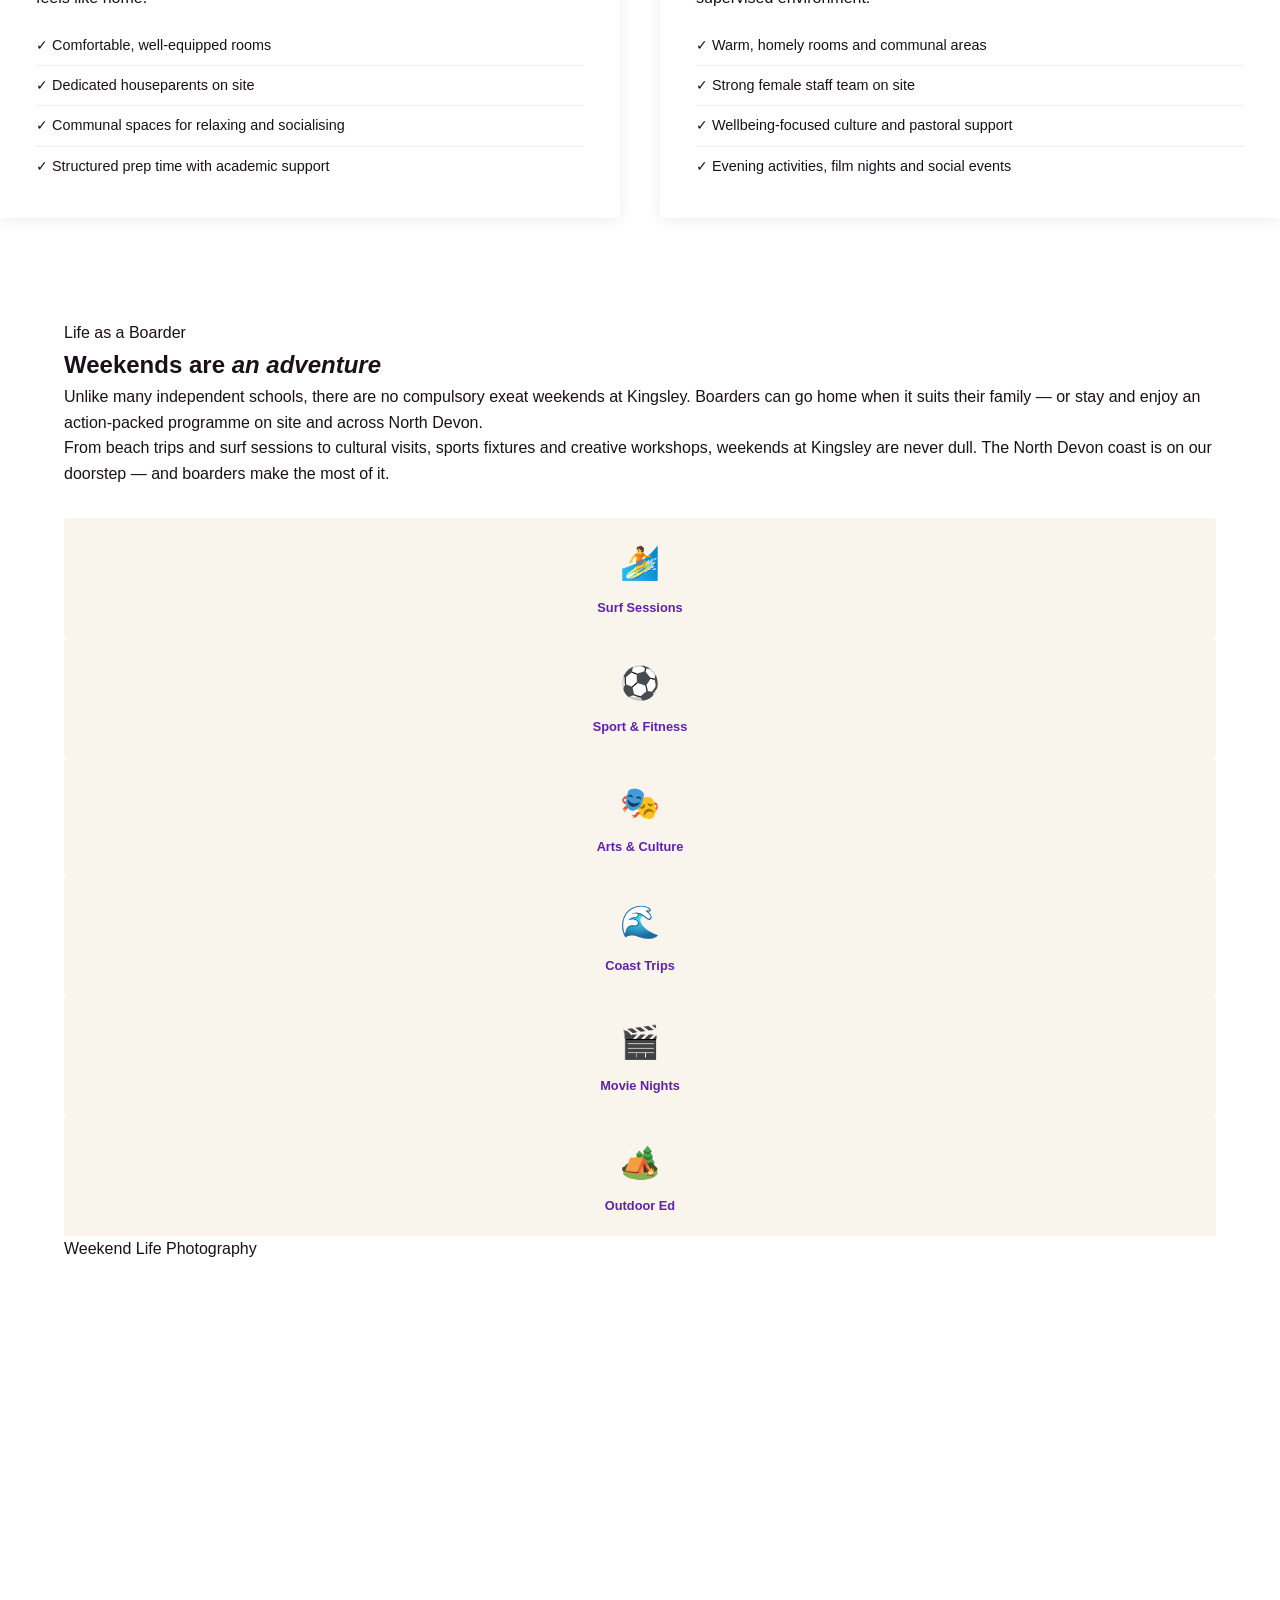
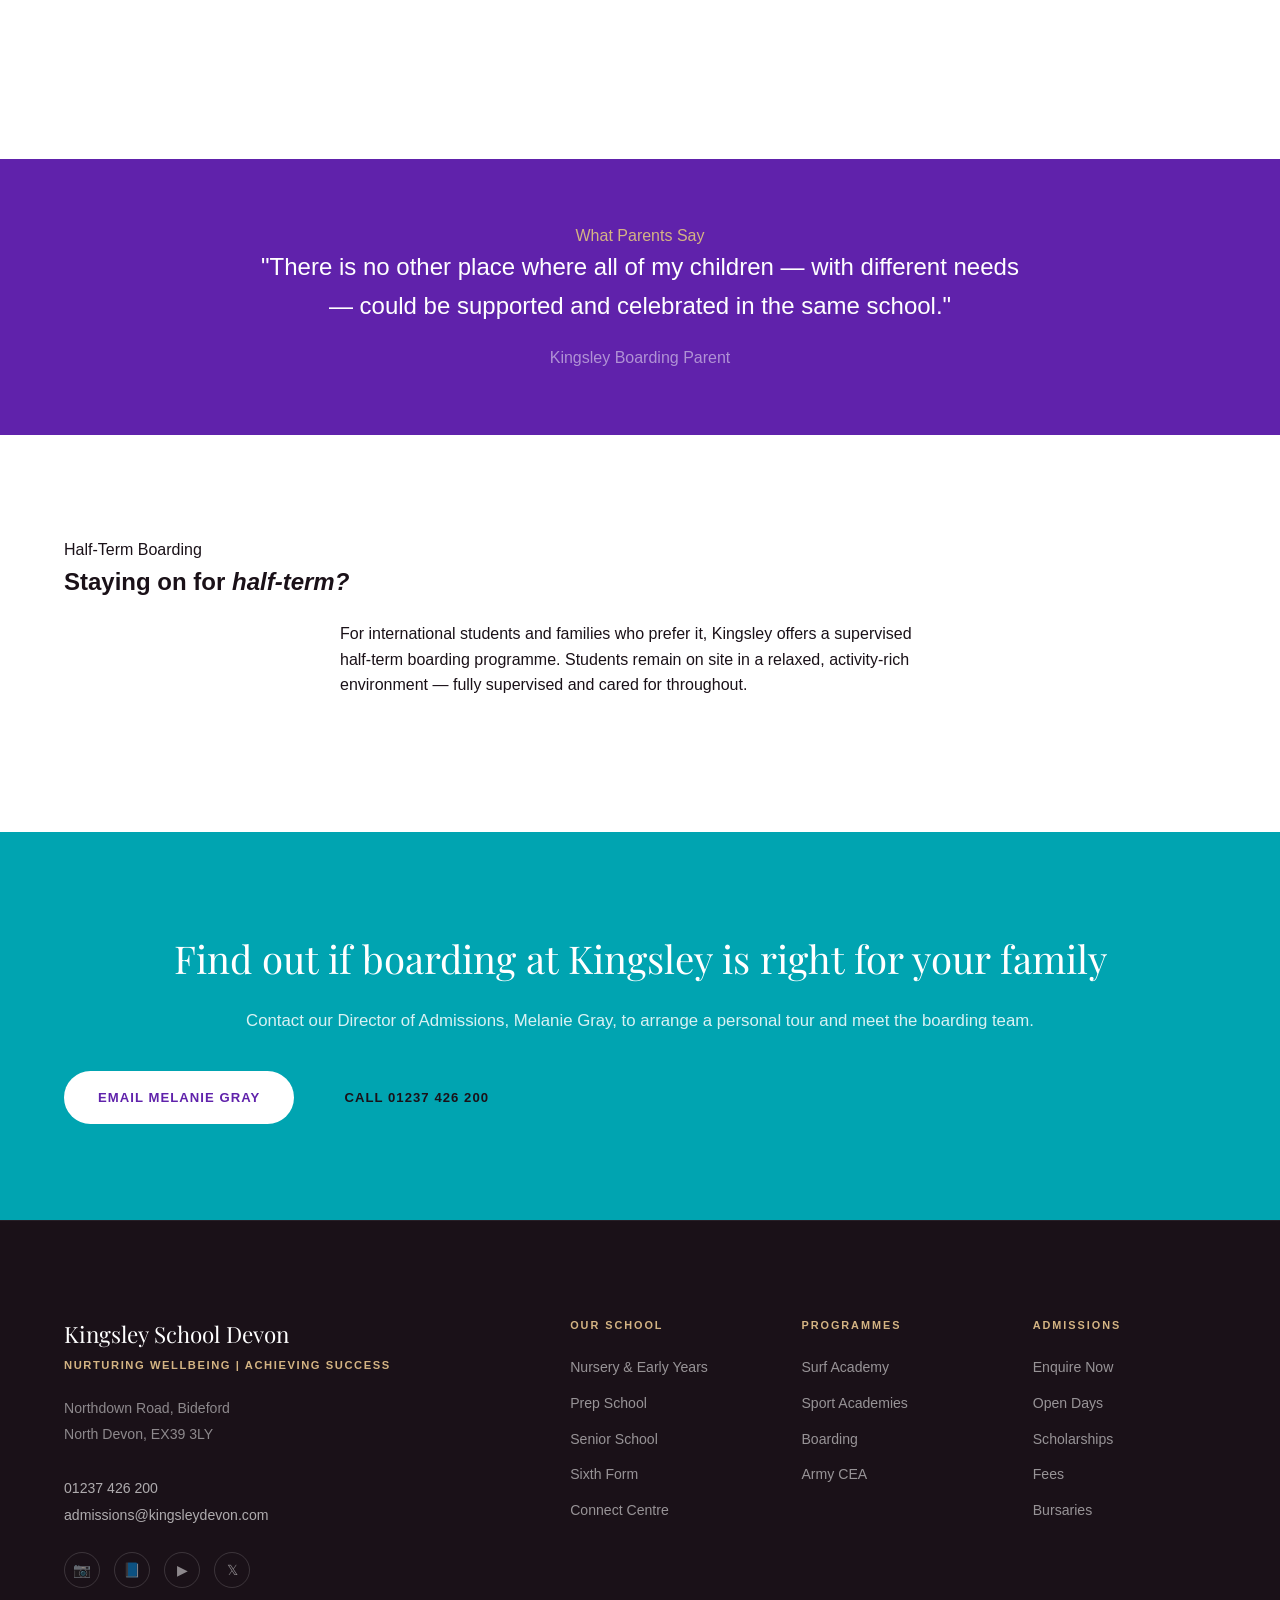
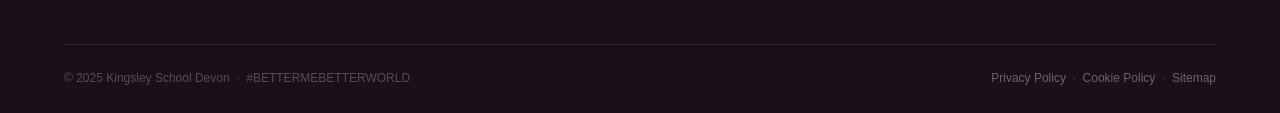
<file: boarding.html>
<!DOCTYPE html>
<html lang="en">
<head>
  <meta charset="UTF-8">
  <meta name="viewport" content="width=device-width, initial-scale=1.0">
  <title>Boarding at Kingsley School Devon | A Home from Home</title>
  <meta name="description" content="Boarding at Kingsley School Devon — a warm, inclusive community for students from 20+ countries. Longfield House (boys) and Belvoir House (girls). No compulsory exeats.">
  <link rel="stylesheet" href="style.css">
</head>
<body>
<div id="nav-mount"></div>
<div class="page-body">

  <!-- HERO -->
  <section class="hero">
    <div class="hero-bg" style="background-image:linear-gradient(135deg,#4a1a85 0%,#00A4B1 100%);"></div>
    <div class="hero-block">
      <div class="hero-eyebrow">Boarding · North Devon</div>
      <h1 class="hero-title">Boarding at Kingsley, <em>a home from home</em></h1>
      <p class="hero-body">Our boarding community is warm, inclusive and supportive. Boarding at Kingsley is about more than just school — it's about community, friendship, and feeling at home.</p>
      <a href="mailto:admissions@kingsleydevon.com" class="btn btn-white">Enquire About Boarding</a>
    </div>
  </section>

  <!-- STAT STRIP -->
  <div class="stat-strip">
    <div class="stat-strip-inner">
      <div class="stat-item"><div class="stat-num">70+</div><div class="stat-label">Boarders from around the world</div></div>
      <div class="stat-item"><div class="stat-num">20+</div><div class="stat-label">Countries represented</div></div>
      <div class="stat-item"><div class="stat-num">0</div><div class="stat-label">Compulsory exeat weekends</div></div>
      <div class="stat-item"><div class="stat-num">24/7</div><div class="stat-label">Pastoral care and support</div></div>
    </div>
  </div>

  <!-- INTRO -->
  <div class="section">
    <div class="two-col">
      <div>
        <div class="section-eyebrow">Full Pastoral Care</div>
        <h2 class="section-title">Every boarder is <em>known and supported</em></h2>
        <p class="section-body">At Kingsley, every boarder is known by name, by character, and by what makes them thrive. Our boarding team offers round-the-clock support, ensuring students feel safe, cared for, and genuinely part of the Kingsley family.</p>
        <p class="section-body">Whether a student is from down the road in Devon or the other side of the world, they receive the same warmth, the same care, and the same sense of belonging. Parents consistently tell us that their children settled faster than they expected — and that this is a school where they feel genuinely looked after.</p>
      </div>
      <div>
        <div class="img-placeholder" style="min-height:380px;">Boarding Community Photography</div>
      </div>
    </div>
  </div>

  <!-- HOUSES -->
  <div class="section-full">
    <div class="section-inner">
      <div class="text-center mb-32">
        <div class="section-eyebrow">Our Boarding Houses</div>
        <h2 class="section-title">Two houses, <em>one community</em></h2>
      </div>
      <div style="display:grid;grid-template-columns:1fr 1fr;gap:40px;">
        <div style="background:var(--white);border-radius:4px;overflow:hidden;box-shadow:0 2px 16px rgba(0,0,0,0.08);">
          <div style="background:var(--purple);padding:32px 36px;">
            <div style="font-family:'Playfair Display',Georgia,serif;font-size:1.6rem;color:white;margin-bottom:4px;">Longfield House</div>
            <div style="font-size:0.75rem;letter-spacing:0.12em;text-transform:uppercase;color:var(--sand);">Boys' Boarding</div>
          </div>
          <div style="padding:32px 36px;">
            <p class="section-body">Our dedicated boys' boarding house is friendly, supportive and respect-focused. Longfield provides a structured but relaxed environment where boys build strong friendships and develop independence in a setting that genuinely feels like home.</p>
            <ul style="list-style:none;padding:0;margin-top:16px;">
              <li style="padding:8px 0;border-bottom:1px solid #eee;font-size:0.9rem;color:var(--text-mid);">✓ Comfortable, well-equipped rooms</li>
              <li style="padding:8px 0;border-bottom:1px solid #eee;font-size:0.9rem;color:var(--text-mid);">✓ Dedicated houseparents on site</li>
              <li style="padding:8px 0;border-bottom:1px solid #eee;font-size:0.9rem;color:var(--text-mid);">✓ Communal spaces for relaxing and socialising</li>
              <li style="padding:8px 0;font-size:0.9rem;color:var(--text-mid);">✓ Structured prep time with academic support</li>
            </ul>
          </div>
        </div>
        <div style="background:var(--white);border-radius:4px;overflow:hidden;box-shadow:0 2px 16px rgba(0,0,0,0.08);">
          <div style="background:var(--teal);padding:32px 36px;">
            <div style="font-family:'Playfair Display',Georgia,serif;font-size:1.6rem;color:white;margin-bottom:4px;">Belvoir House</div>
            <div style="font-size:0.75rem;letter-spacing:0.12em;text-transform:uppercase;color:rgba(255,255,255,0.7);">Girls' Boarding</div>
          </div>
          <div style="padding:32px 36px;">
            <p class="section-body">Our inviting girls' boarding house is comfortable, welcoming, and full of life. Belvoir is a place where girls look out for one another, build lasting friendships, and feel the freedom to be themselves within a caring, well-supervised environment.</p>
            <ul style="list-style:none;padding:0;margin-top:16px;">
              <li style="padding:8px 0;border-bottom:1px solid #eee;font-size:0.9rem;color:var(--text-mid);">✓ Warm, homely rooms and communal areas</li>
              <li style="padding:8px 0;border-bottom:1px solid #eee;font-size:0.9rem;color:var(--text-mid);">✓ Strong female staff team on site</li>
              <li style="padding:8px 0;border-bottom:1px solid #eee;font-size:0.9rem;color:var(--text-mid);">✓ Wellbeing-focused culture and pastoral support</li>
              <li style="padding:8px 0;font-size:0.9rem;color:var(--text-mid);">✓ Evening activities, film nights and social events</li>
            </ul>
          </div>
        </div>
      </div>
    </div>
  </div>

  <!-- LIFE AS A BOARDER -->
  <div class="section">
    <div class="two-col reverse">
      <div>
        <div class="section-eyebrow">Life as a Boarder</div>
        <h2 class="section-title">Weekends are <em>an adventure</em></h2>
        <p class="section-body">Unlike many independent schools, there are no compulsory exeat weekends at Kingsley. Boarders can go home when it suits their family — or stay and enjoy an action-packed programme on site and across North Devon.</p>
        <p class="section-body">From beach trips and surf sessions to cultural visits, sports fixtures and creative workshops, weekends at Kingsley are never dull. The North Devon coast is on our doorstep — and boarders make the most of it.</p>
        <div class="three-col" style="margin-top:32px;gap:16px;">
          <div style="text-align:center;padding:20px;background:var(--sand-light);border-radius:4px;"><div style="font-size:2rem;margin-bottom:8px;">🏄</div><div style="font-size:0.8rem;font-weight:600;color:var(--purple);">Surf Sessions</div></div>
          <div style="text-align:center;padding:20px;background:var(--sand-light);border-radius:4px;"><div style="font-size:2rem;margin-bottom:8px;">⚽</div><div style="font-size:0.8rem;font-weight:600;color:var(--purple);">Sport & Fitness</div></div>
          <div style="text-align:center;padding:20px;background:var(--sand-light);border-radius:4px;"><div style="font-size:2rem;margin-bottom:8px;">🎭</div><div style="font-size:0.8rem;font-weight:600;color:var(--purple);">Arts & Culture</div></div>
          <div style="text-align:center;padding:20px;background:var(--sand-light);border-radius:4px;"><div style="font-size:2rem;margin-bottom:8px;">🌊</div><div style="font-size:0.8rem;font-weight:600;color:var(--purple);">Coast Trips</div></div>
          <div style="text-align:center;padding:20px;background:var(--sand-light);border-radius:4px;"><div style="font-size:2rem;margin-bottom:8px;">🎬</div><div style="font-size:0.8rem;font-weight:600;color:var(--purple);">Movie Nights</div></div>
          <div style="text-align:center;padding:20px;background:var(--sand-light);border-radius:4px;"><div style="font-size:2rem;margin-bottom:8px;">🏕️</div><div style="font-size:0.8rem;font-weight:600;color:var(--purple);">Outdoor Ed</div></div>
        </div>
      </div>
      <div>
        <div class="img-placeholder" style="min-height:420px;">Weekend Life Photography</div>
      </div>
    </div>
  </div>

  <!-- PARENT QUOTE -->
  <div class="panel-purple" style="padding:64px 32px;">
    <div style="max-width:760px;margin:0 auto;text-align:center;">
      <div class="section-eyebrow" style="color:var(--sand);">What Parents Say</div>
      <div class="quote-text" style="color:white;font-size:1.5rem;text-align:center;border:none;padding:0;background:none;">"There is no other place where all of my children — with different needs — could be supported and celebrated in the same school."</div>
      <div class="quote-attr" style="color:rgba(255,255,255,0.5);margin-top:20px;">Kingsley Boarding Parent</div>
    </div>
  </div>

  <!-- HALF TERM -->
  <div class="section">
    <div class="text-center">
      <div class="section-eyebrow">Half-Term Boarding</div>
      <h2 class="section-title" style="margin-bottom:20px;">Staying on for <em>half-term?</em></h2>
      <p class="section-body" style="max-width:600px;margin:0 auto 32px;">For international students and families who prefer it, Kingsley offers a supervised half-term boarding programme. Students remain on site in a relaxed, activity-rich environment — fully supervised and cared for throughout.</p>
    </div>
  </div>

  <!-- ADMISSIONS CTA -->
  <div class="admissions-band">
    <h2>Find out if boarding at Kingsley is right for your family</h2>
    <p>Contact our Director of Admissions, Melanie Gray, to arrange a personal tour and meet the boarding team.</p>
    <div class="btn-group">
      <a href="mailto:admissions@kingsleydevon.com" class="btn btn-white">Email Melanie Gray</a>
      <a href="tel:+441237426200" class="btn btn-outline">Call 01237 426 200</a>
    </div>
  </div>

</div>
<div id="footer-mount"></div>
<script src="nav.js"></script>
</body>
</html>
</file>
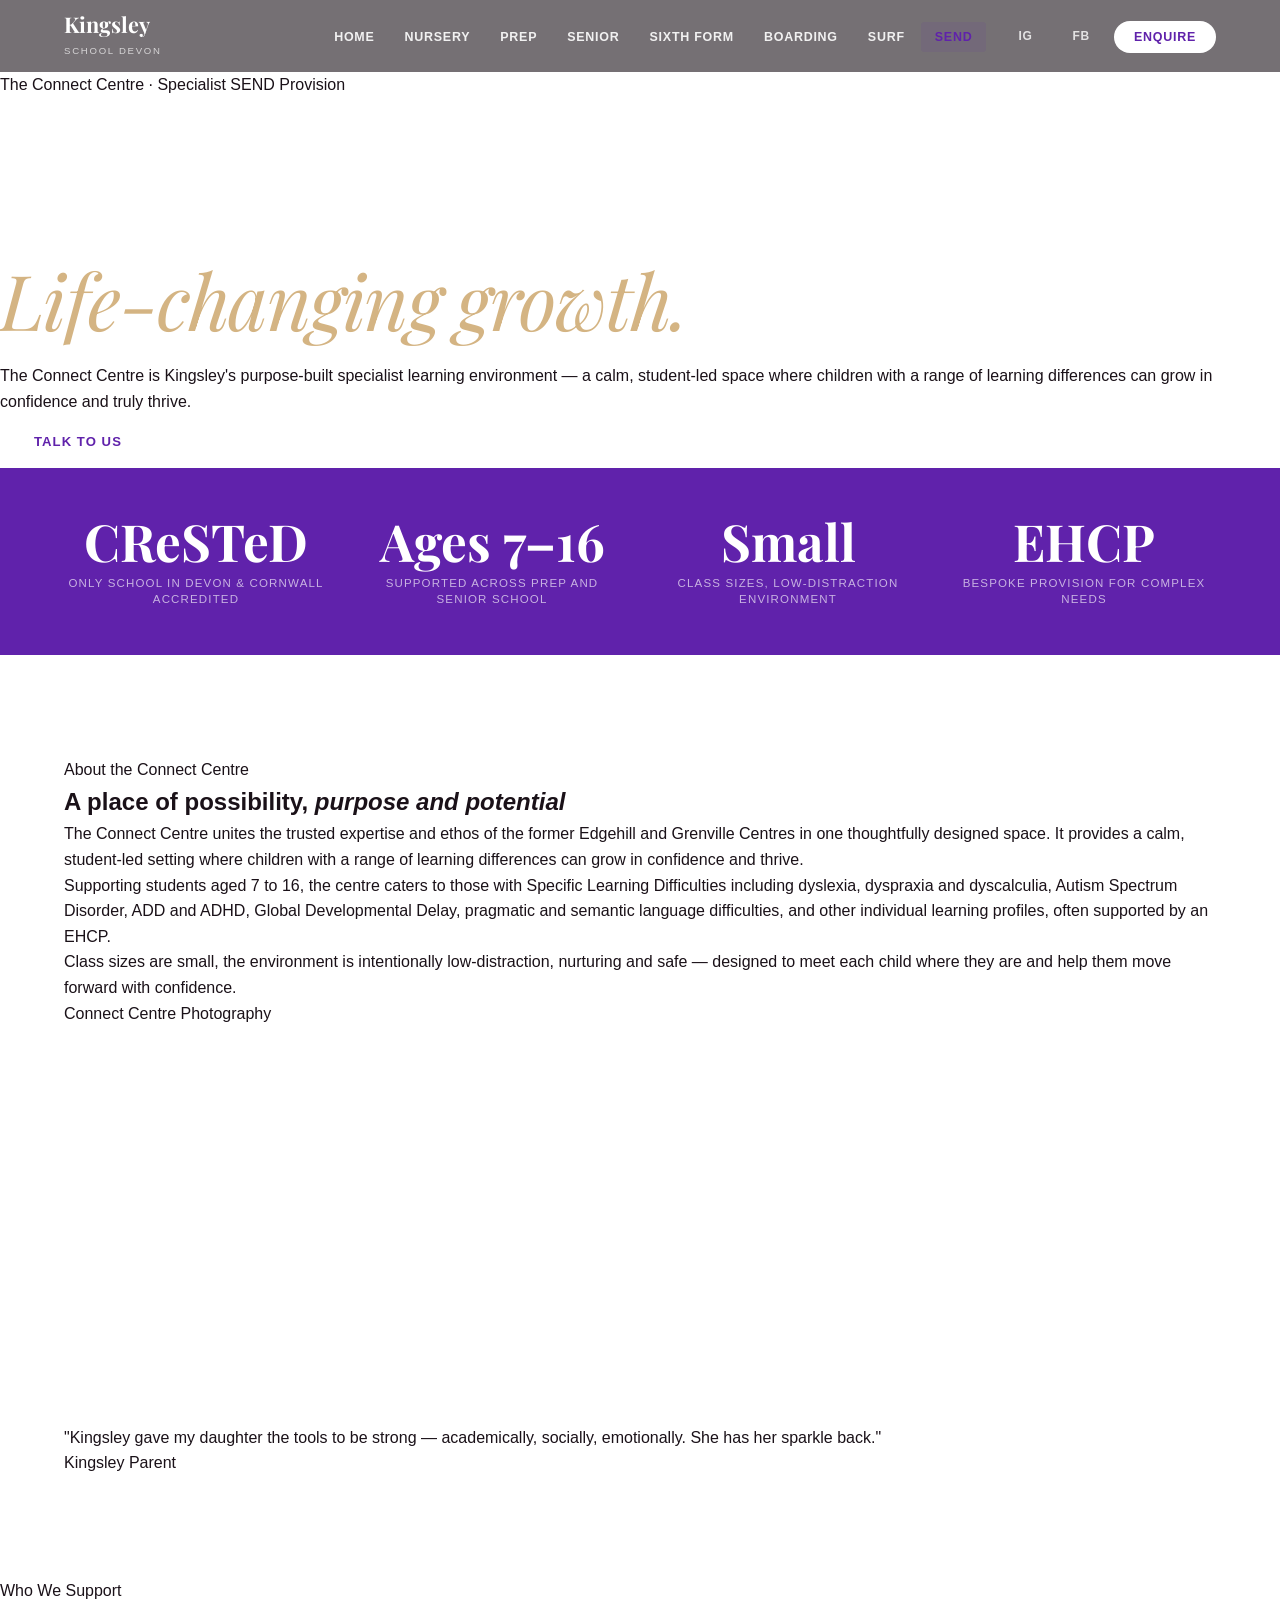
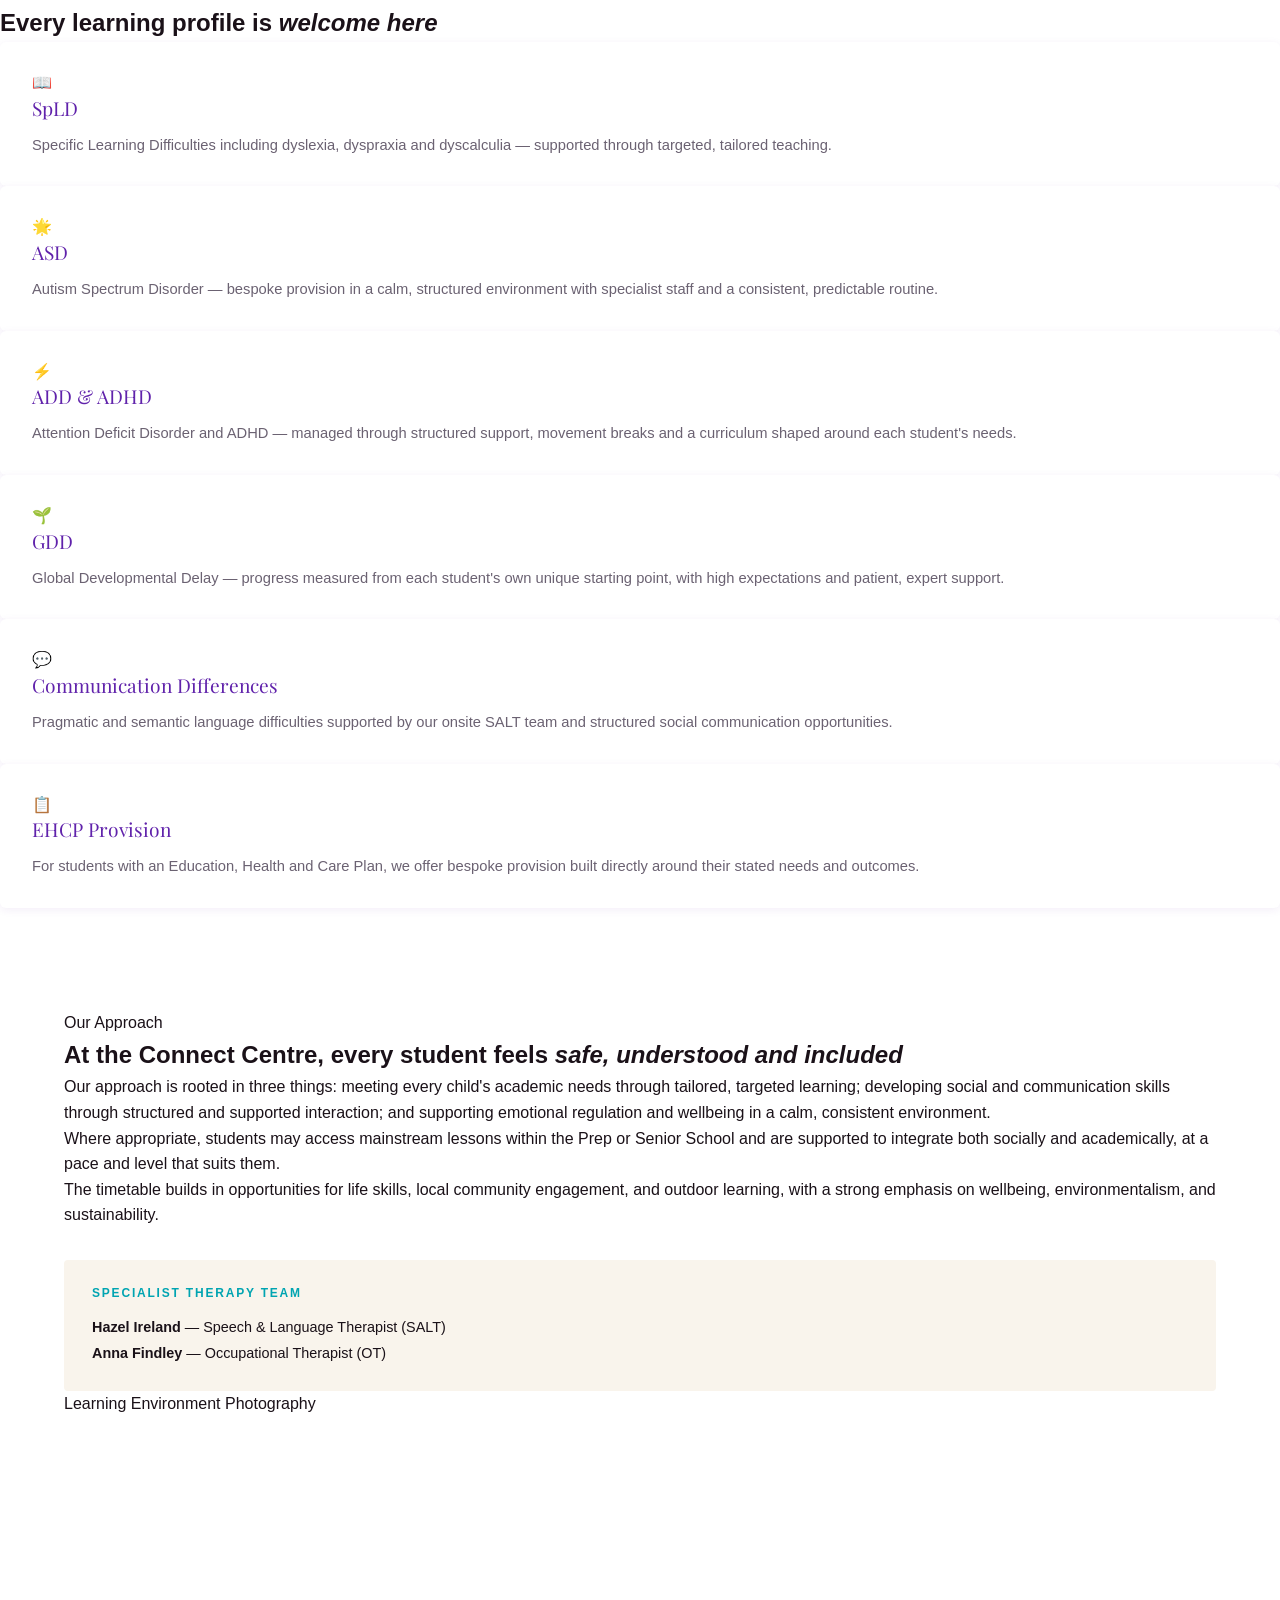
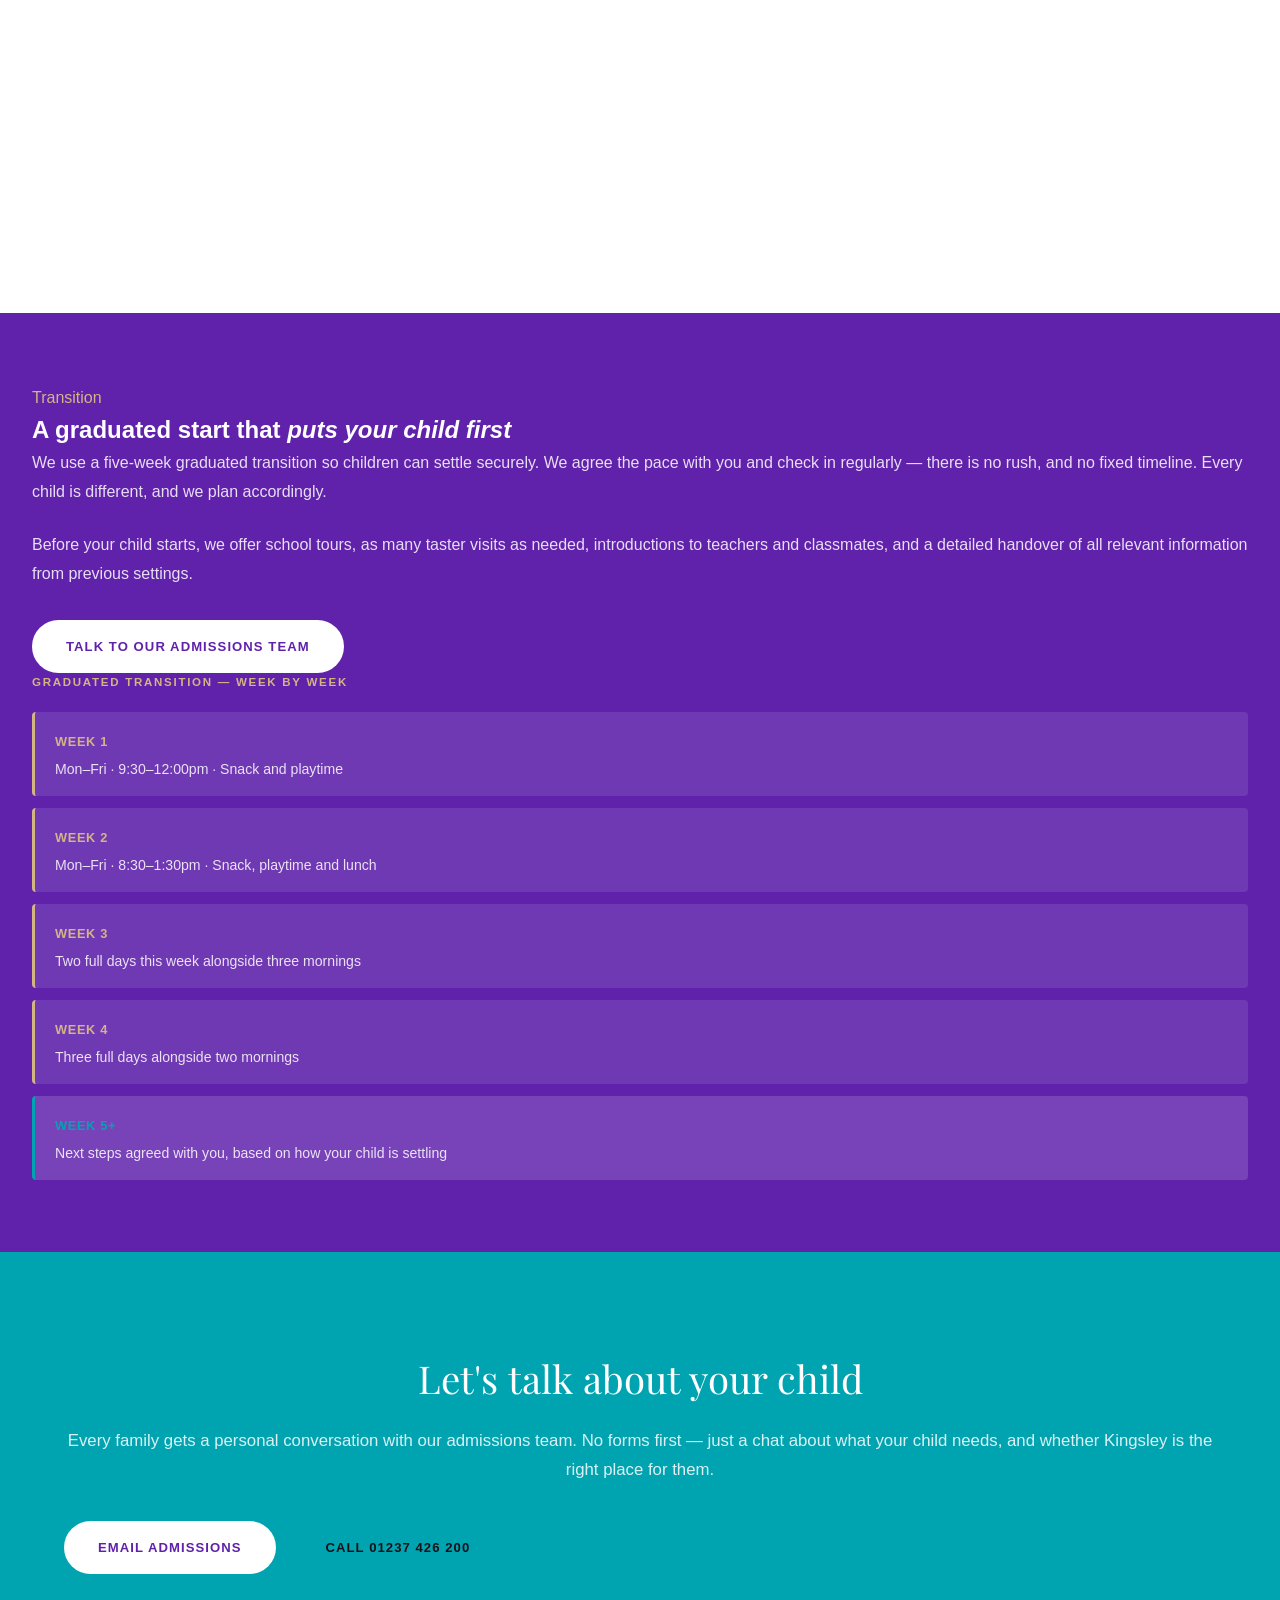
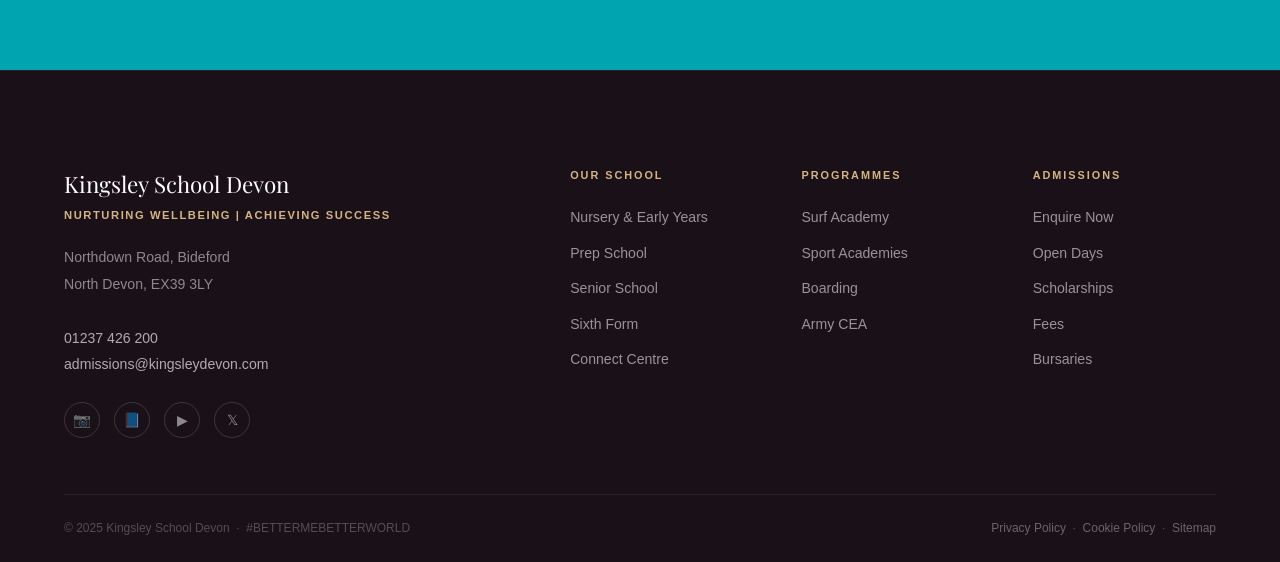
<file: connect-centre.html>
<!DOCTYPE html>
<html lang="en">
<head>
  <meta charset="UTF-8">
  <meta name="viewport" content="width=device-width, initial-scale=1.0">
  <title>Connect Centre | SEND Provision | Kingsley School Devon</title>
  <meta name="description" content="Kingsley School Devon's Connect Centre — specialist, CReSTeD-accredited SEND provision for students aged 7–16. Supporting dyslexia, ASD, ADHD, GDD and more in a calm, purposeful environment.">
  <link rel="stylesheet" href="style.css">
</head>
<body>
<div id="nav-mount"></div>
<div class="page-body">

  <section class="hero">
    <div class="hero-bg" style="background-image:linear-gradient(135deg,#4a1a85 0%,#00A4B1 100%);"></div>
    <div class="hero-block">
      <div class="hero-eyebrow">The Connect Centre · Specialist SEND Provision</div>
      <h1 class="hero-title">Specialist support. Seamless transition. <em>Life-changing growth.</em></h1>
      <p class="hero-body">The Connect Centre is Kingsley's purpose-built specialist learning environment — a calm, student-led space where children with a range of learning differences can grow in confidence and truly thrive.</p>
      <a href="mailto:admissions@kingsleydevon.com" class="btn btn-white">Talk to Us</a>
    </div>
  </section>

  <div class="stat-strip">
    <div class="stat-strip-inner">
      <div class="stat-item"><div class="stat-num">CReSTeD</div><div class="stat-label">Only school in Devon & Cornwall accredited</div></div>
      <div class="stat-item"><div class="stat-num">Ages 7–16</div><div class="stat-label">Supported across Prep and Senior School</div></div>
      <div class="stat-item"><div class="stat-num">Small</div><div class="stat-label">Class sizes, low-distraction environment</div></div>
      <div class="stat-item"><div class="stat-num">EHCP</div><div class="stat-label">Bespoke provision for complex needs</div></div>
    </div>
  </div>

  <div class="section">
    <div class="two-col">
      <div>
        <div class="section-eyebrow">About the Connect Centre</div>
        <h2 class="section-title">A place of possibility, <em>purpose and potential</em></h2>
        <p class="section-body">The Connect Centre unites the trusted expertise and ethos of the former Edgehill and Grenville Centres in one thoughtfully designed space. It provides a calm, student-led setting where children with a range of learning differences can grow in confidence and thrive.</p>
        <p class="section-body">Supporting students aged 7 to 16, the centre caters to those with Specific Learning Difficulties including dyslexia, dyspraxia and dyscalculia, Autism Spectrum Disorder, ADD and ADHD, Global Developmental Delay, pragmatic and semantic language difficulties, and other individual learning profiles, often supported by an EHCP.</p>
        <p class="section-body">Class sizes are small, the environment is intentionally low-distraction, nurturing and safe — designed to meet each child where they are and help them move forward with confidence.</p>
      </div>
      <div>
        <div class="img-placeholder" style="min-height:400px;">Connect Centre Photography</div>
        <div class="quote-block" style="margin-top:24px;">
          <div class="quote-text">"Kingsley gave my daughter the tools to be strong — academically, socially, emotionally. She has her sparkle back."</div>
          <div class="quote-attr">Kingsley Parent</div>
        </div>
      </div>
    </div>
  </div>

  <div class="section-full">
    <div class="section-inner">
      <div class="text-center mb-32">
        <div class="section-eyebrow">Who We Support</div>
        <h2 class="section-title">Every learning profile is <em>welcome here</em></h2>
      </div>
      <div class="three-col">
        <div class="card"><div class="card-body"><div class="card-icon">📖</div><div class="card-title">SpLD</div><p class="card-text">Specific Learning Difficulties including dyslexia, dyspraxia and dyscalculia — supported through targeted, tailored teaching.</p></div></div>
        <div class="card"><div class="card-body"><div class="card-icon">🌟</div><div class="card-title">ASD</div><p class="card-text">Autism Spectrum Disorder — bespoke provision in a calm, structured environment with specialist staff and a consistent, predictable routine.</p></div></div>
        <div class="card"><div class="card-body"><div class="card-icon">⚡</div><div class="card-title">ADD & ADHD</div><p class="card-text">Attention Deficit Disorder and ADHD — managed through structured support, movement breaks and a curriculum shaped around each student's needs.</p></div></div>
        <div class="card"><div class="card-body"><div class="card-icon">🌱</div><div class="card-title">GDD</div><p class="card-text">Global Developmental Delay — progress measured from each student's own unique starting point, with high expectations and patient, expert support.</p></div></div>
        <div class="card"><div class="card-body"><div class="card-icon">💬</div><div class="card-title">Communication Differences</div><p class="card-text">Pragmatic and semantic language difficulties supported by our onsite SALT team and structured social communication opportunities.</p></div></div>
        <div class="card"><div class="card-body"><div class="card-icon">📋</div><div class="card-title">EHCP Provision</div><p class="card-text">For students with an Education, Health and Care Plan, we offer bespoke provision built directly around their stated needs and outcomes.</p></div></div>
      </div>
    </div>
  </div>

  <div class="section">
    <div class="two-col reverse">
      <div>
        <div class="section-eyebrow">Our Approach</div>
        <h2 class="section-title">At the Connect Centre, every student feels <em>safe, understood and included</em></h2>
        <p class="section-body">Our approach is rooted in three things: meeting every child's academic needs through tailored, targeted learning; developing social and communication skills through structured and supported interaction; and supporting emotional regulation and wellbeing in a calm, consistent environment.</p>
        <p class="section-body">Where appropriate, students may access mainstream lessons within the Prep or Senior School and are supported to integrate both socially and academically, at a pace and level that suits them.</p>
        <p class="section-body">The timetable builds in opportunities for life skills, local community engagement, and outdoor learning, with a strong emphasis on wellbeing, environmentalism, and sustainability.</p>
        <div style="margin-top:32px;padding:24px 28px;background:var(--sand-light);border-radius:4px;">
          <div style="font-size:0.75rem;letter-spacing:0.15em;text-transform:uppercase;color:var(--teal);font-weight:600;margin-bottom:12px;">Specialist Therapy Team</div>
          <div style="font-size:0.9rem;color:var(--text-mid);line-height:1.8;">
            <strong>Hazel Ireland</strong> — Speech & Language Therapist (SALT)<br>
            <strong>Anna Findley</strong> — Occupational Therapist (OT)
          </div>
        </div>
      </div>
      <div>
        <div class="img-placeholder" style="min-height:420px;">Learning Environment Photography</div>
      </div>
    </div>
  </div>

  <!-- TRANSITION SECTION -->
  <div class="panel-purple" style="padding:72px 32px;">
    <div style="max-width:var(--max-width);margin:0 auto;">
      <div class="two-col">
        <div>
          <div class="section-eyebrow" style="color:var(--sand);">Transition</div>
          <h2 class="section-title" style="color:white;">A graduated start that <em>puts your child first</em></h2>
          <p style="color:rgba(255,255,255,0.85);line-height:1.8;margin-bottom:24px;">We use a five-week graduated transition so children can settle securely. We agree the pace with you and check in regularly — there is no rush, and no fixed timeline. Every child is different, and we plan accordingly.</p>
          <p style="color:rgba(255,255,255,0.85);line-height:1.8;margin-bottom:24px;">Before your child starts, we offer school tours, as many taster visits as needed, introductions to teachers and classmates, and a detailed handover of all relevant information from previous settings.</p>
          <a href="mailto:admissions@kingsleydevon.com" class="btn btn-white" style="margin-top:8px;">Talk to Our Admissions Team</a>
        </div>
        <div style="color:white;">
          <div style="font-size:0.72rem;letter-spacing:0.15em;text-transform:uppercase;color:var(--sand);font-weight:600;margin-bottom:20px;">Graduated Transition — Week by Week</div>
          <div style="display:flex;flex-direction:column;gap:12px;">
            <div style="background:rgba(255,255,255,0.1);border-radius:4px;padding:16px 20px;border-left:3px solid var(--sand);"><strong style="color:var(--sand);font-size:0.8rem;letter-spacing:0.05em;">WEEK 1</strong><div style="font-size:0.88rem;margin-top:4px;color:rgba(255,255,255,0.85);">Mon–Fri · 9:30–12:00pm · Snack and playtime</div></div>
            <div style="background:rgba(255,255,255,0.1);border-radius:4px;padding:16px 20px;border-left:3px solid var(--sand);"><strong style="color:var(--sand);font-size:0.8rem;letter-spacing:0.05em;">WEEK 2</strong><div style="font-size:0.88rem;margin-top:4px;color:rgba(255,255,255,0.85);">Mon–Fri · 8:30–1:30pm · Snack, playtime and lunch</div></div>
            <div style="background:rgba(255,255,255,0.1);border-radius:4px;padding:16px 20px;border-left:3px solid var(--sand);"><strong style="color:var(--sand);font-size:0.8rem;letter-spacing:0.05em;">WEEK 3</strong><div style="font-size:0.88rem;margin-top:4px;color:rgba(255,255,255,0.85);">Two full days this week alongside three mornings</div></div>
            <div style="background:rgba(255,255,255,0.1);border-radius:4px;padding:16px 20px;border-left:3px solid var(--sand);"><strong style="color:var(--sand);font-size:0.8rem;letter-spacing:0.05em;">WEEK 4</strong><div style="font-size:0.88rem;margin-top:4px;color:rgba(255,255,255,0.85);">Three full days alongside two mornings</div></div>
            <div style="background:rgba(255,255,255,0.15);border-radius:4px;padding:16px 20px;border-left:3px solid var(--teal);"><strong style="color:var(--teal);font-size:0.8rem;letter-spacing:0.05em;">WEEK 5+</strong><div style="font-size:0.88rem;margin-top:4px;color:rgba(255,255,255,0.85);">Next steps agreed with you, based on how your child is settling</div></div>
          </div>
        </div>
      </div>
    </div>
  </div>

  <div class="admissions-band">
    <h2>Let's talk about your child</h2>
    <p>Every family gets a personal conversation with our admissions team. No forms first — just a chat about what your child needs, and whether Kingsley is the right place for them.</p>
    <div class="btn-group">
      <a href="mailto:admissions@kingsleydevon.com" class="btn btn-white">Email Admissions</a>
      <a href="tel:+441237426200" class="btn btn-outline">Call 01237 426 200</a>
    </div>
  </div>

</div>
<div id="footer-mount"></div>
<script src="nav.js"></script>
</body>
</html>
</file>
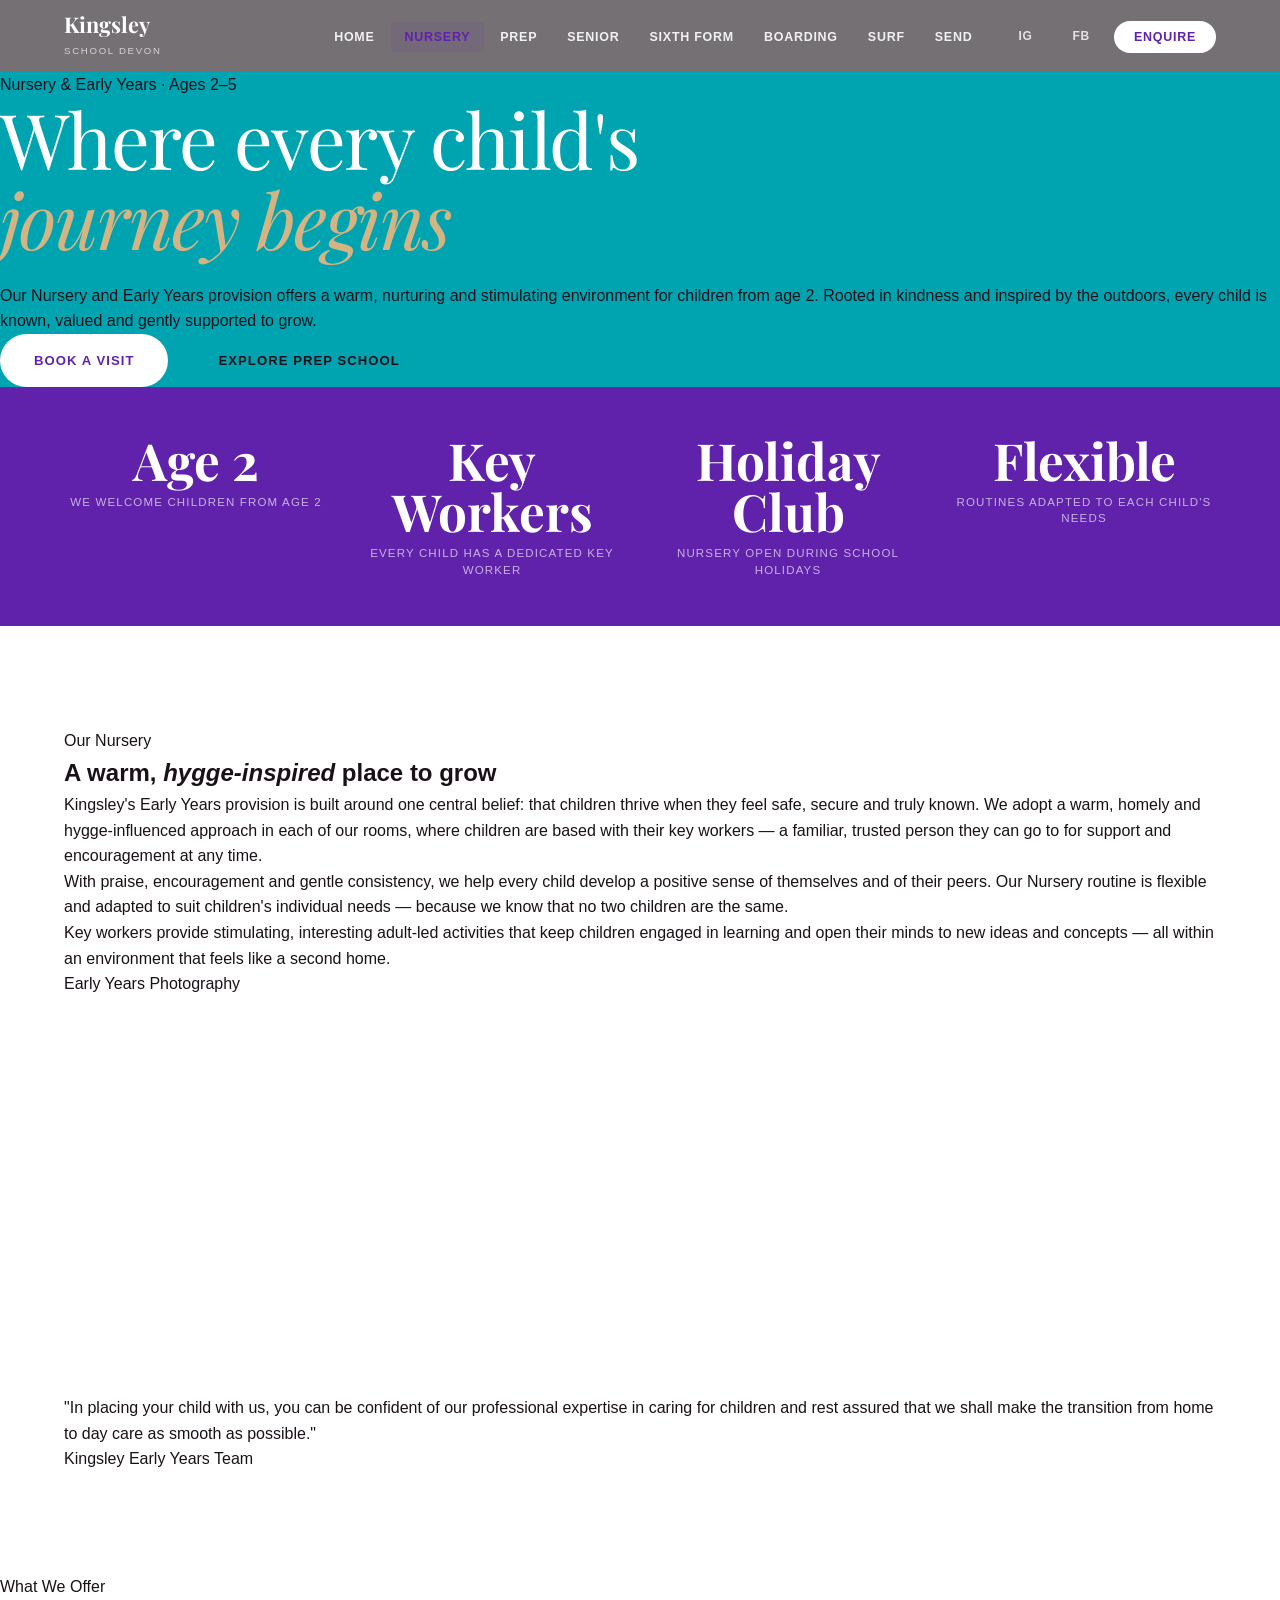
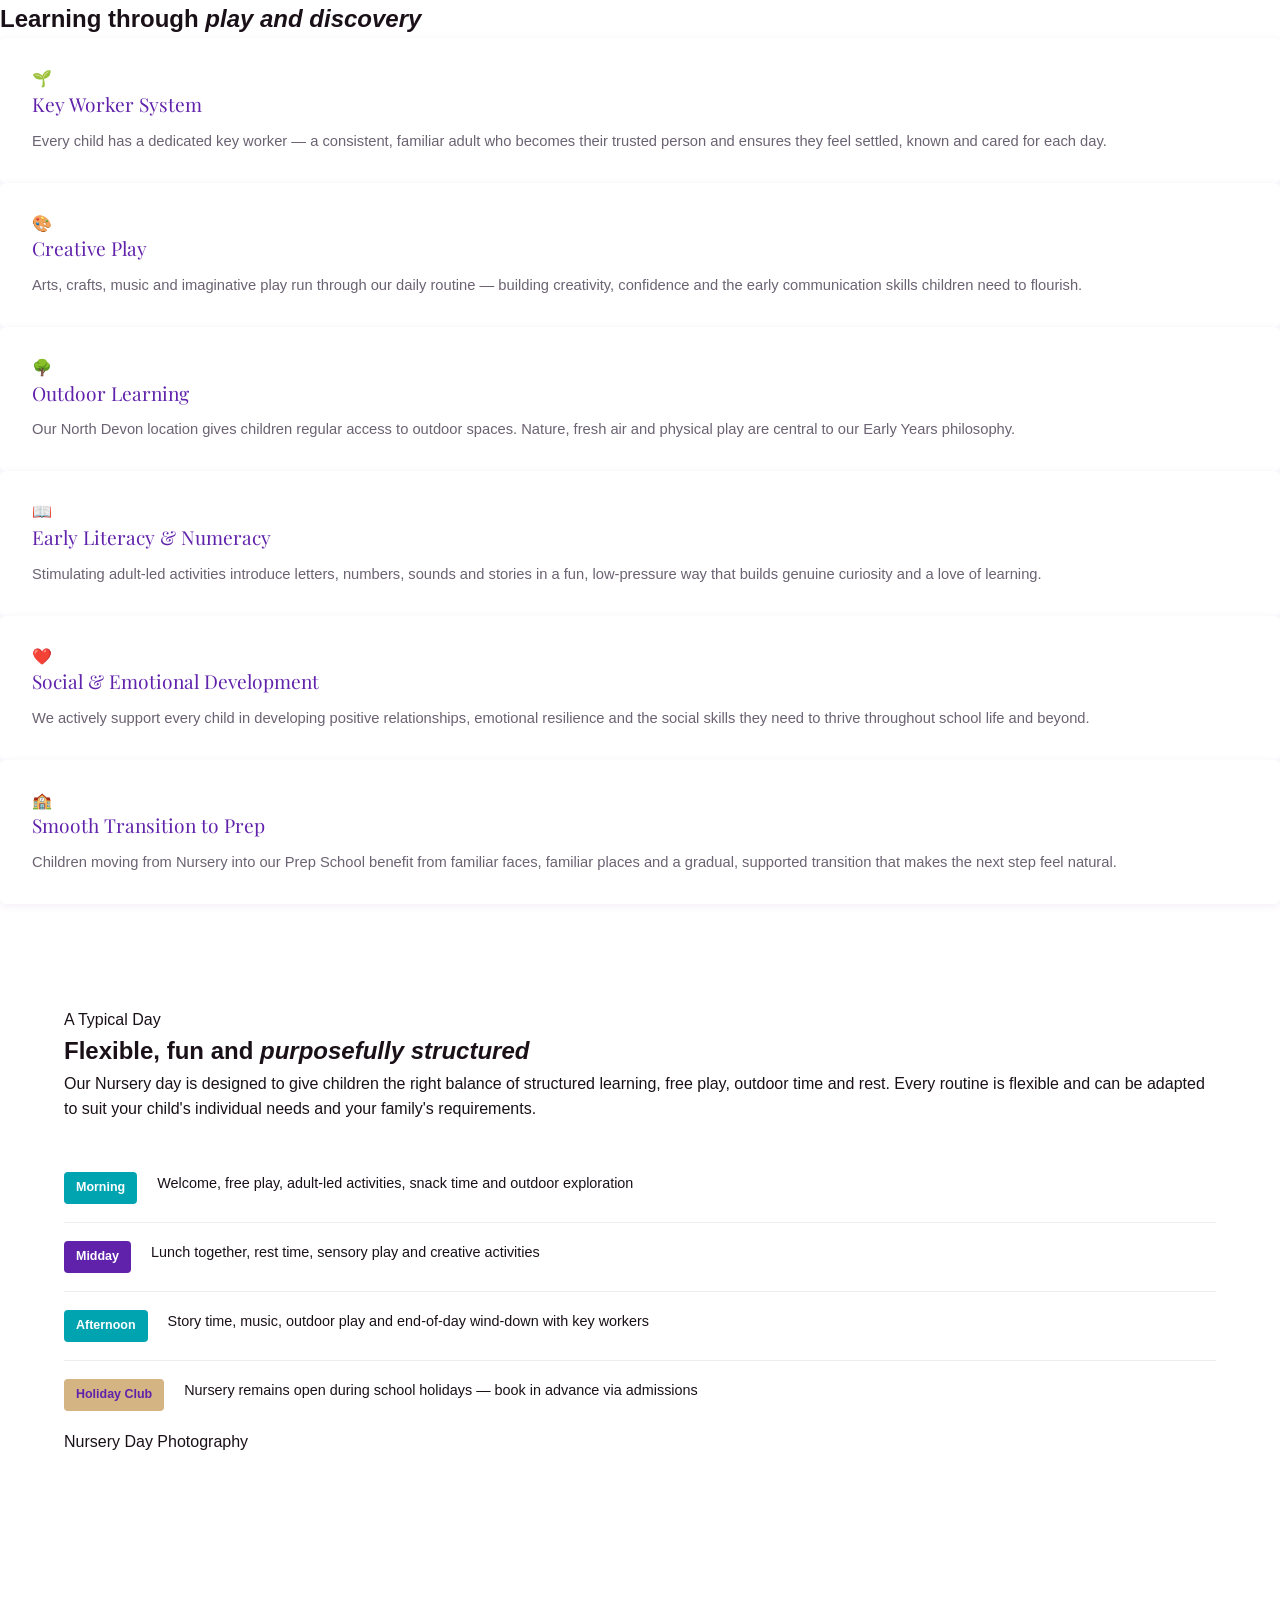
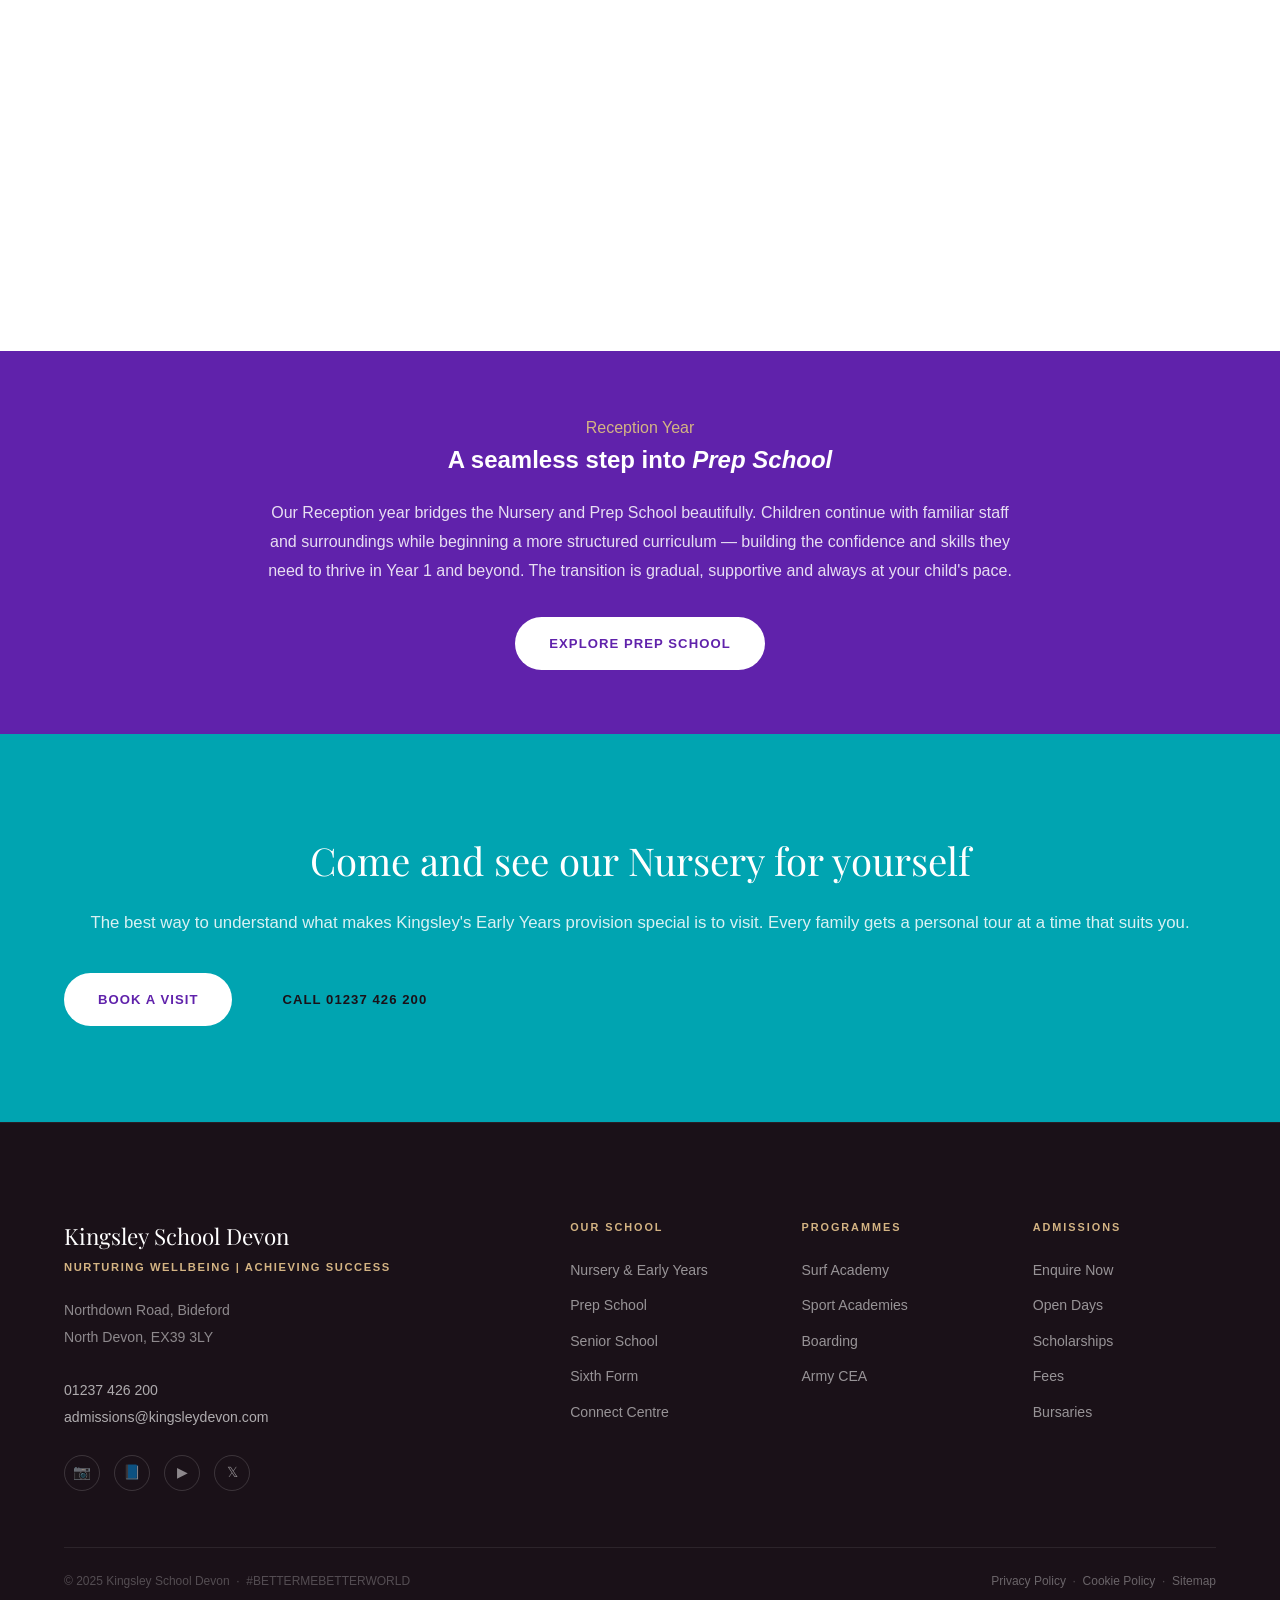
<file: nursery.html>
<!DOCTYPE html>
<html lang="en">
<head>
  <meta charset="UTF-8">
  <meta name="viewport" content="width=device-width, initial-scale=1.0">
  <title>Nursery & Early Years | Kingsley School Devon</title>
  <meta name="description" content="Kingsley School Devon Nursery — a warm, nurturing Early Years environment for children from age 2. A hygge-inspired setting where every child is known, valued and supported.">
  <link rel="stylesheet" href="style.css">
</head>
<body>
<div id="nav-mount"></div>
<div class="page-body">

  <section class="hero">
    <div class="hero-bg" style="background-image:linear-gradient(135deg,#00A4B1 0%,#4a1a85 100%);"></div>
    <div class="hero-block" style="background:var(--teal);">
      <div class="hero-eyebrow">Nursery & Early Years · Ages 2–5</div>
      <h1 class="hero-title">Where every child's <em>journey begins</em></h1>
      <p class="hero-body">Our Nursery and Early Years provision offers a warm, nurturing and stimulating environment for children from age 2. Rooted in kindness and inspired by the outdoors, every child is known, valued and gently supported to grow.</p>
      <div style="display:flex;gap:16px;flex-wrap:wrap;">
        <a href="mailto:admissions@kingsleydevon.com" class="btn btn-white">Book a Visit</a>
        <a href="prep-school.html" class="btn btn-outline">Explore Prep School</a>
      </div>
    </div>
  </section>

  <div class="stat-strip teal">
    <div class="stat-strip-inner">
      <div class="stat-item"><div class="stat-num">Age 2</div><div class="stat-label">We welcome children from age 2</div></div>
      <div class="stat-item"><div class="stat-num">Key Workers</div><div class="stat-label">Every child has a dedicated key worker</div></div>
      <div class="stat-item"><div class="stat-num">Holiday Club</div><div class="stat-label">Nursery open during school holidays</div></div>
      <div class="stat-item"><div class="stat-num">Flexible</div><div class="stat-label">Routines adapted to each child's needs</div></div>
    </div>
  </div>

  <div class="section">
    <div class="two-col">
      <div>
        <div class="section-eyebrow">Our Nursery</div>
        <h2 class="section-title">A warm, <em>hygge-inspired</em> place to grow</h2>
        <p class="section-body">Kingsley's Early Years provision is built around one central belief: that children thrive when they feel safe, secure and truly known. We adopt a warm, homely and hygge-influenced approach in each of our rooms, where children are based with their key workers — a familiar, trusted person they can go to for support and encouragement at any time.</p>
        <p class="section-body">With praise, encouragement and gentle consistency, we help every child develop a positive sense of themselves and of their peers. Our Nursery routine is flexible and adapted to suit children's individual needs — because we know that no two children are the same.</p>
        <p class="section-body">Key workers provide stimulating, interesting adult-led activities that keep children engaged in learning and open their minds to new ideas and concepts — all within an environment that feels like a second home.</p>
      </div>
      <div>
        <div class="img-placeholder" style="min-height:400px;">Early Years Photography</div>
        <div class="quote-block" style="margin-top:24px;">
          <div class="quote-text">"In placing your child with us, you can be confident of our professional expertise in caring for children and rest assured that we shall make the transition from home to day care as smooth as possible."</div>
          <div class="quote-attr">Kingsley Early Years Team</div>
        </div>
      </div>
    </div>
  </div>

  <div class="section-full">
    <div class="section-inner">
      <div class="text-center mb-32">
        <div class="section-eyebrow">What We Offer</div>
        <h2 class="section-title">Learning through <em>play and discovery</em></h2>
      </div>
      <div class="three-col">
        <div class="card"><div class="card-body"><div class="card-icon">🌱</div><div class="card-title">Key Worker System</div><p class="card-text">Every child has a dedicated key worker — a consistent, familiar adult who becomes their trusted person and ensures they feel settled, known and cared for each day.</p></div></div>
        <div class="card"><div class="card-body"><div class="card-icon">🎨</div><div class="card-title">Creative Play</div><p class="card-text">Arts, crafts, music and imaginative play run through our daily routine — building creativity, confidence and the early communication skills children need to flourish.</p></div></div>
        <div class="card"><div class="card-body"><div class="card-icon">🌳</div><div class="card-title">Outdoor Learning</div><p class="card-text">Our North Devon location gives children regular access to outdoor spaces. Nature, fresh air and physical play are central to our Early Years philosophy.</p></div></div>
        <div class="card"><div class="card-body"><div class="card-icon">📖</div><div class="card-title">Early Literacy & Numeracy</div><p class="card-text">Stimulating adult-led activities introduce letters, numbers, sounds and stories in a fun, low-pressure way that builds genuine curiosity and a love of learning.</p></div></div>
        <div class="card"><div class="card-body"><div class="card-icon">❤️</div><div class="card-title">Social & Emotional Development</div><p class="card-text">We actively support every child in developing positive relationships, emotional resilience and the social skills they need to thrive throughout school life and beyond.</p></div></div>
        <div class="card"><div class="card-body"><div class="card-icon">🏫</div><div class="card-title">Smooth Transition to Prep</div><p class="card-text">Children moving from Nursery into our Prep School benefit from familiar faces, familiar places and a gradual, supported transition that makes the next step feel natural.</p></div></div>
      </div>
    </div>
  </div>

  <div class="section">
    <div class="two-col reverse">
      <div>
        <div class="section-eyebrow">A Typical Day</div>
        <h2 class="section-title">Flexible, fun and <em>purposefully structured</em></h2>
        <p class="section-body">Our Nursery day is designed to give children the right balance of structured learning, free play, outdoor time and rest. Every routine is flexible and can be adapted to suit your child's individual needs and your family's requirements.</p>
        <div style="margin-top:32px;display:flex;flex-direction:column;gap:0;">
          <div style="display:flex;gap:20px;padding:18px 0;border-bottom:1px solid #eee;align-items:flex-start;">
            <div style="background:var(--teal);color:white;border-radius:4px;padding:6px 12px;font-size:0.78rem;font-weight:700;white-space:nowrap;flex-shrink:0;">Morning</div>
            <div style="font-size:0.9rem;color:var(--text-mid);line-height:1.6;">Welcome, free play, adult-led activities, snack time and outdoor exploration</div>
          </div>
          <div style="display:flex;gap:20px;padding:18px 0;border-bottom:1px solid #eee;align-items:flex-start;">
            <div style="background:var(--purple);color:white;border-radius:4px;padding:6px 12px;font-size:0.78rem;font-weight:700;white-space:nowrap;flex-shrink:0;">Midday</div>
            <div style="font-size:0.9rem;color:var(--text-mid);line-height:1.6;">Lunch together, rest time, sensory play and creative activities</div>
          </div>
          <div style="display:flex;gap:20px;padding:18px 0;border-bottom:1px solid #eee;align-items:flex-start;">
            <div style="background:var(--teal);color:white;border-radius:4px;padding:6px 12px;font-size:0.78rem;font-weight:700;white-space:nowrap;flex-shrink:0;">Afternoon</div>
            <div style="font-size:0.9rem;color:var(--text-mid);line-height:1.6;">Story time, music, outdoor play and end-of-day wind-down with key workers</div>
          </div>
          <div style="display:flex;gap:20px;padding:18px 0;align-items:flex-start;">
            <div style="background:var(--sand);color:var(--purple);border-radius:4px;padding:6px 12px;font-size:0.78rem;font-weight:700;white-space:nowrap;flex-shrink:0;">Holiday Club</div>
            <div style="font-size:0.9rem;color:var(--text-mid);line-height:1.6;">Nursery remains open during school holidays — book in advance via admissions</div>
          </div>
        </div>
      </div>
      <div>
        <div class="img-placeholder" style="min-height:420px;">Nursery Day Photography</div>
      </div>
    </div>
  </div>

  <div class="panel-purple" style="padding:64px 32px;">
    <div style="max-width:760px;margin:0 auto;text-align:center;">
      <div class="section-eyebrow" style="color:var(--sand);">Reception Year</div>
      <h2 class="section-title" style="color:white;margin-bottom:20px;">A seamless step into <em>Prep School</em></h2>
      <p style="color:rgba(255,255,255,0.85);line-height:1.8;margin-bottom:32px;font-size:1rem;">Our Reception year bridges the Nursery and Prep School beautifully. Children continue with familiar staff and surroundings while beginning a more structured curriculum — building the confidence and skills they need to thrive in Year 1 and beyond. The transition is gradual, supportive and always at your child's pace.</p>
      <a href="prep-school.html" class="btn btn-white">Explore Prep School</a>
    </div>
  </div>

  <div class="admissions-band">
    <h2>Come and see our Nursery for yourself</h2>
    <p>The best way to understand what makes Kingsley's Early Years provision special is to visit. Every family gets a personal tour at a time that suits you.</p>
    <div class="btn-group">
      <a href="mailto:admissions@kingsleydevon.com" class="btn btn-white">Book a Visit</a>
      <a href="tel:+441237426200" class="btn btn-outline">Call 01237 426 200</a>
    </div>
  </div>

</div>
<div id="footer-mount"></div>
<script src="nav.js"></script>
</body>
</html>
</file>
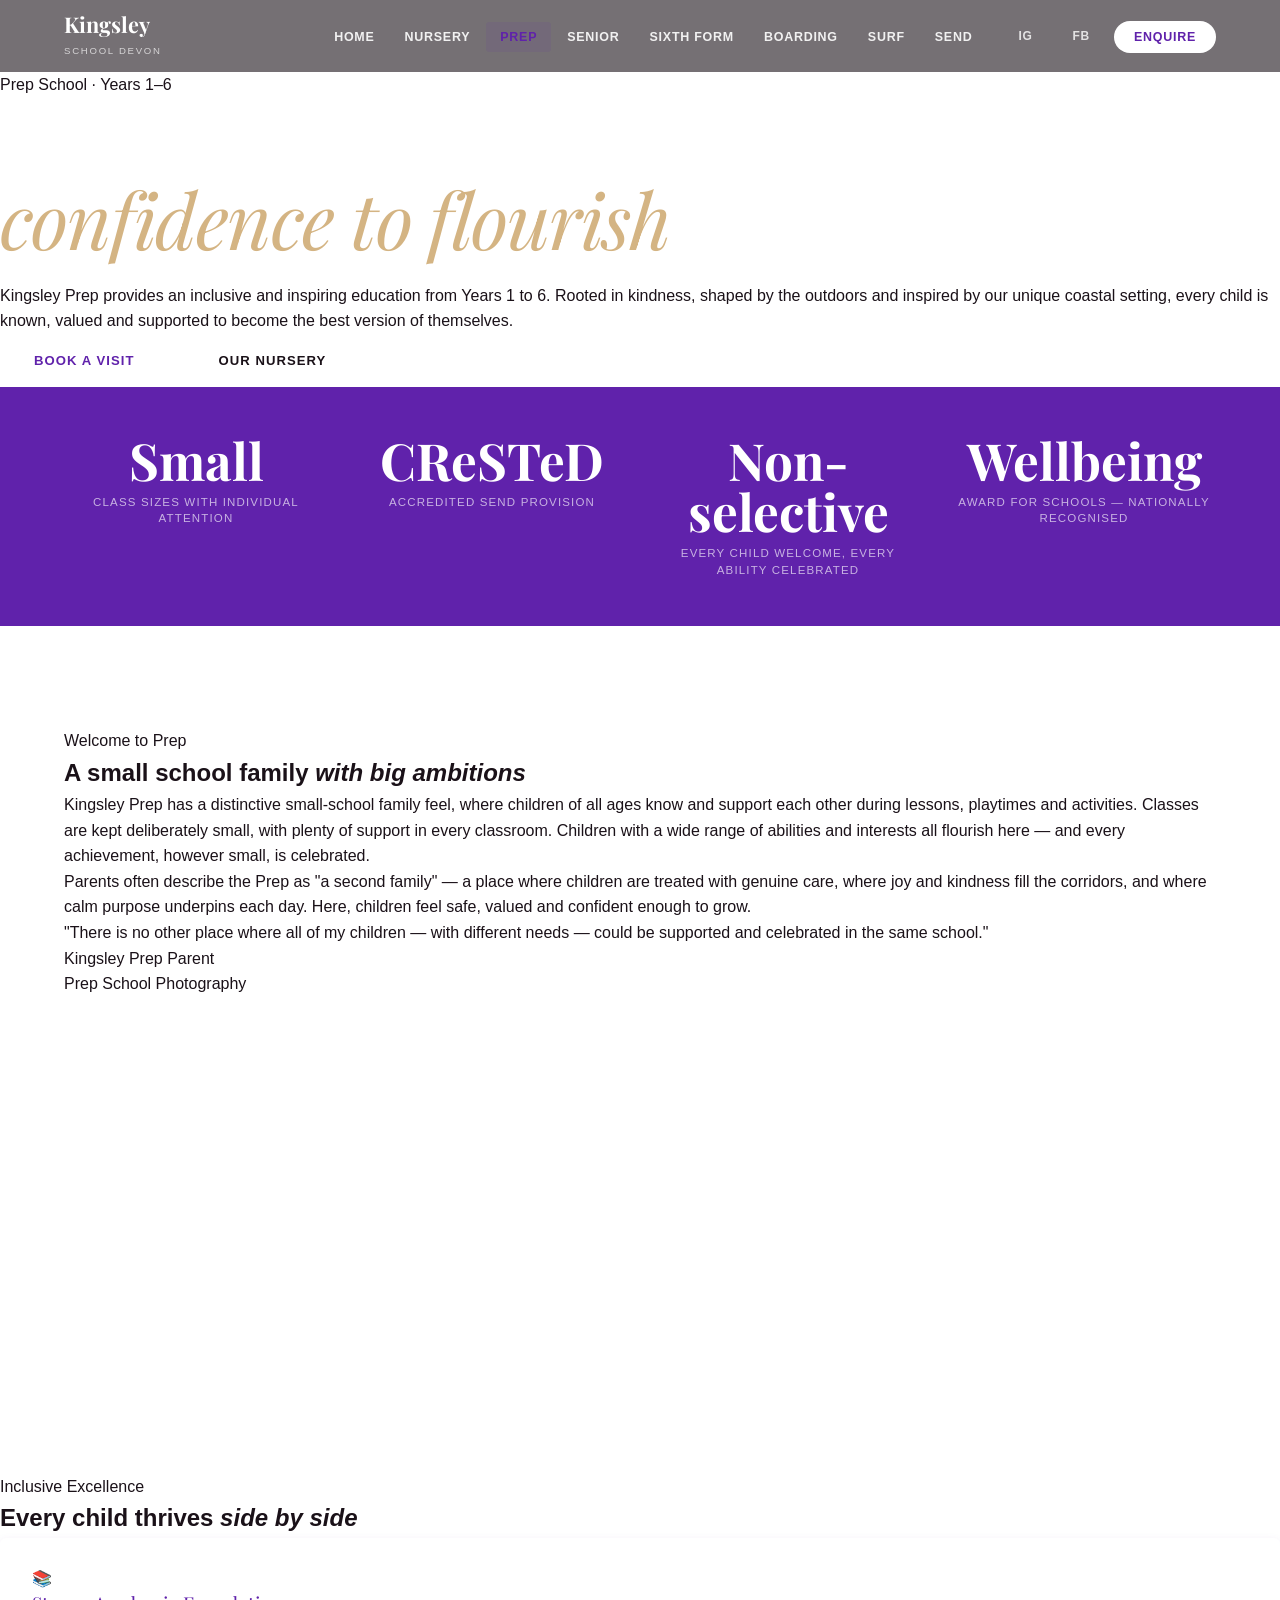
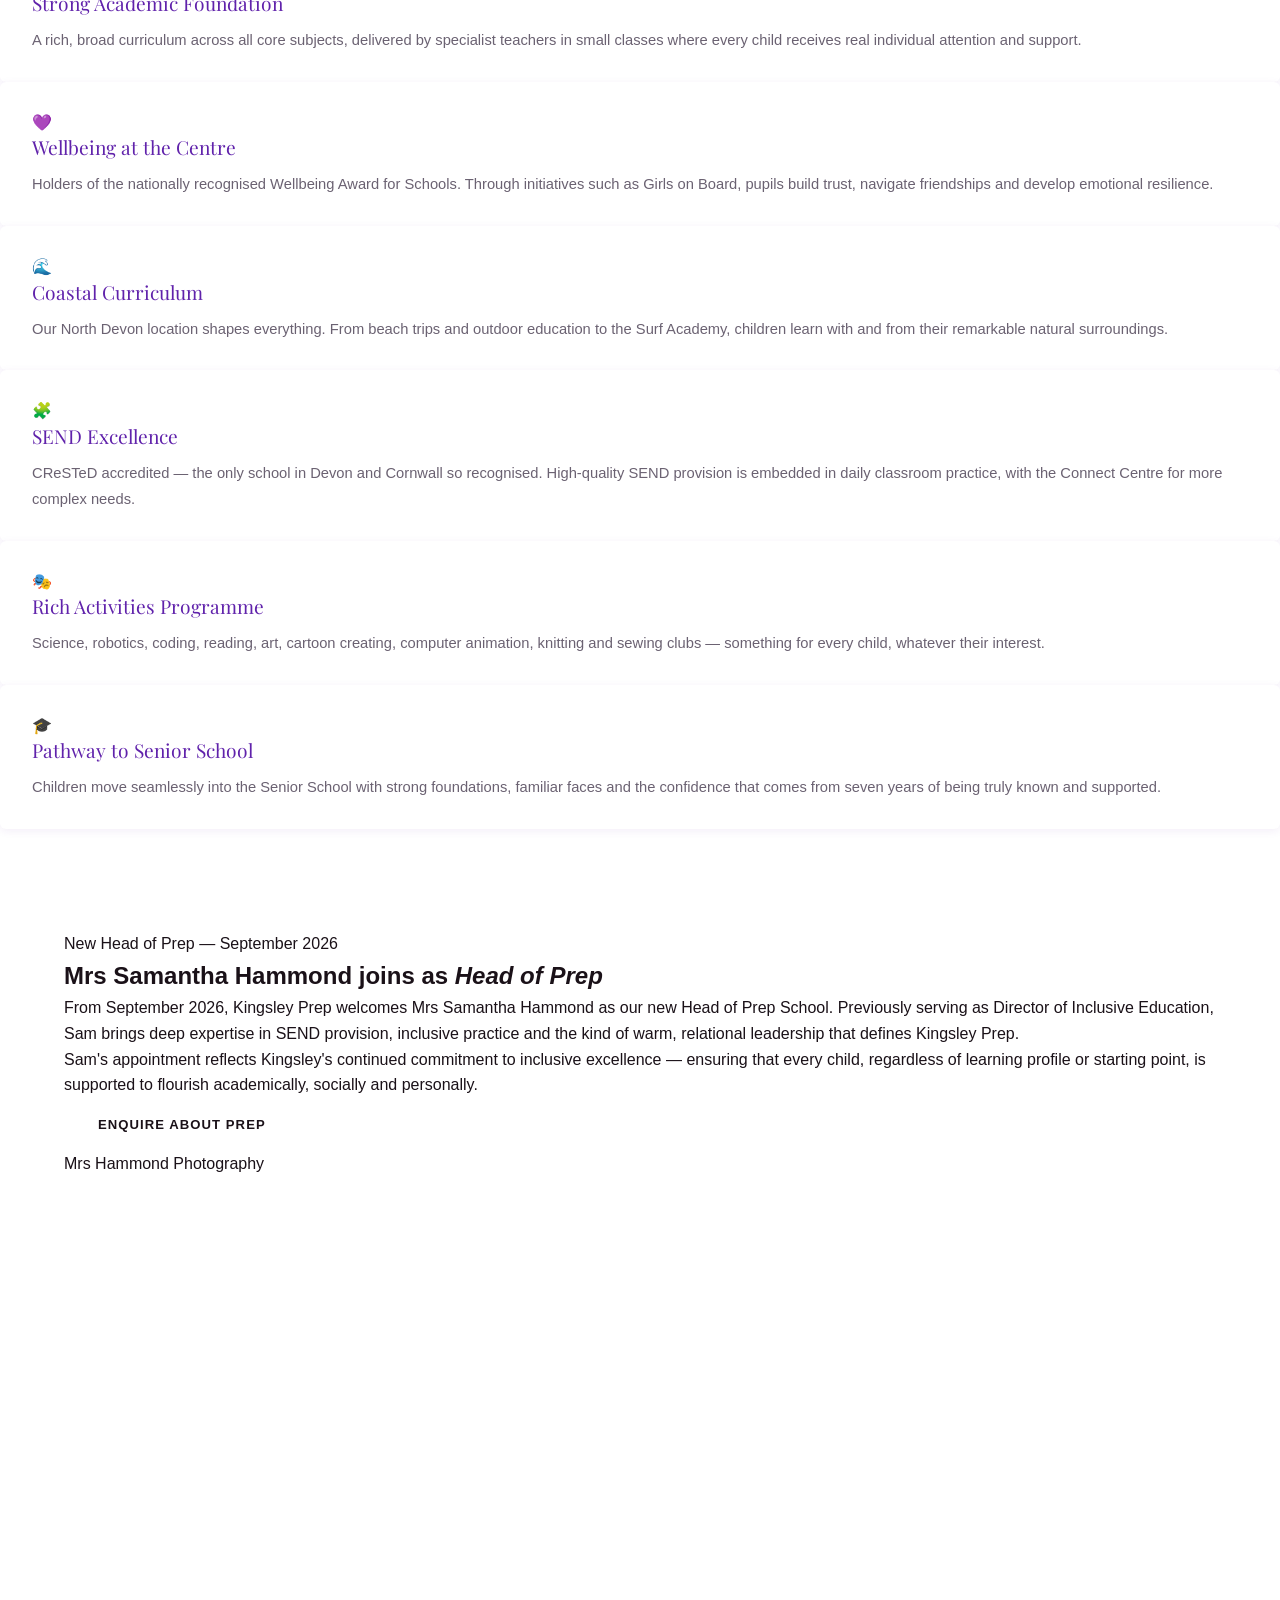
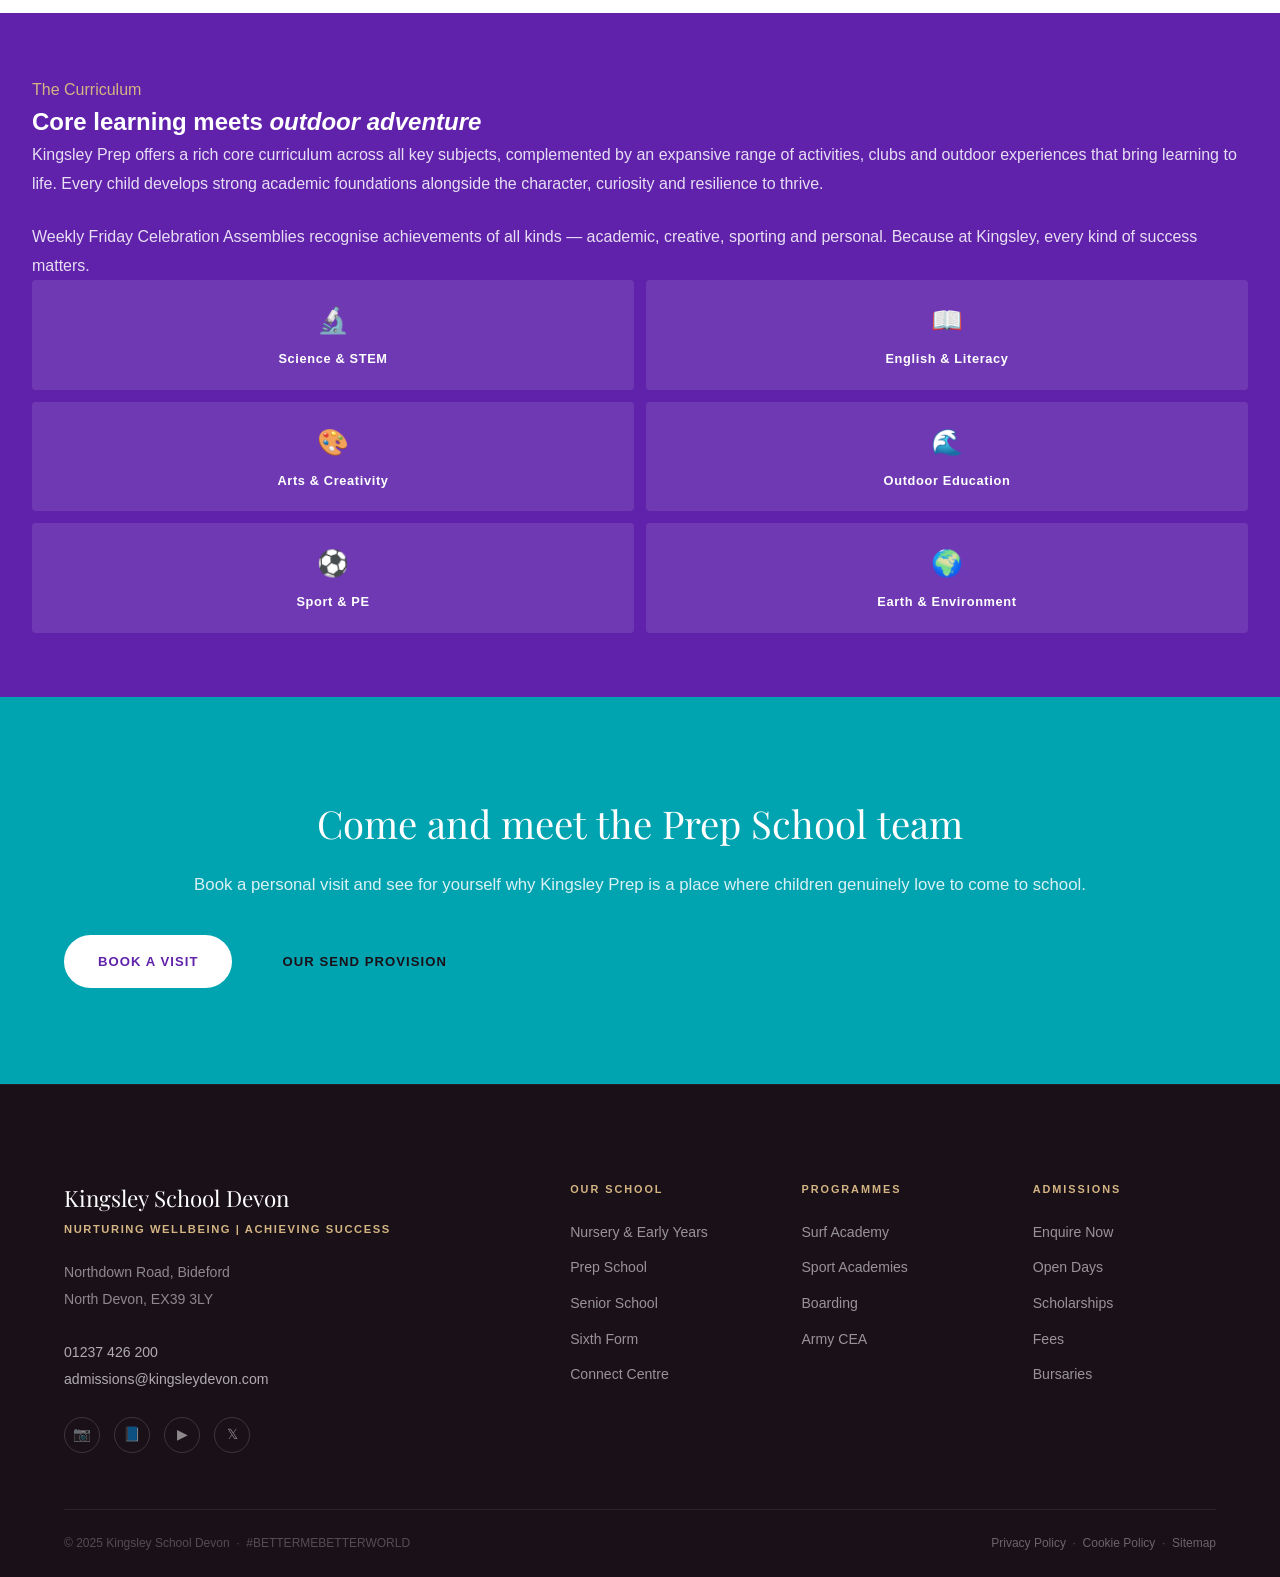
<file: prep-school.html>
<!DOCTYPE html>
<html lang="en">
<head>
  <meta charset="UTF-8">
  <meta name="viewport" content="width=device-width, initial-scale=1.0">
  <title>Prep School | Kingsley School Devon</title>
  <meta name="description" content="Kingsley Prep School — an inclusive, inspiring education from Years 1 to 6. Small classes, outstanding SEND provision, coastal curriculum and a warm family atmosphere in North Devon.">
  <link rel="stylesheet" href="style.css">
</head>
<body>
<div id="nav-mount"></div>
<div class="page-body">

  <section class="hero">
    <div class="hero-bg" style="background-image:linear-gradient(135deg,#6022AB 0%,#00A4B1 100%);"></div>
    <div class="hero-block">
      <div class="hero-eyebrow">Prep School · Years 1–6</div>
      <h1 class="hero-title">Freedom to explore, <em>confidence to flourish</em></h1>
      <p class="hero-body">Kingsley Prep provides an inclusive and inspiring education from Years 1 to 6. Rooted in kindness, shaped by the outdoors and inspired by our unique coastal setting, every child is known, valued and supported to become the best version of themselves.</p>
      <div style="display:flex;gap:16px;flex-wrap:wrap;">
        <a href="mailto:admissions@kingsleydevon.com" class="btn btn-white">Book a Visit</a>
        <a href="nursery.html" class="btn btn-outline">Our Nursery</a>
      </div>
    </div>
  </section>

  <div class="stat-strip">
    <div class="stat-strip-inner">
      <div class="stat-item"><div class="stat-num">Small</div><div class="stat-label">Class sizes with individual attention</div></div>
      <div class="stat-item"><div class="stat-num">CReSTeD</div><div class="stat-label">Accredited SEND provision</div></div>
      <div class="stat-item"><div class="stat-num">Non-selective</div><div class="stat-label">Every child welcome, every ability celebrated</div></div>
      <div class="stat-item"><div class="stat-num">Wellbeing</div><div class="stat-label">Award for Schools — nationally recognised</div></div>
    </div>
  </div>

  <div class="section">
    <div class="two-col">
      <div>
        <div class="section-eyebrow">Welcome to Prep</div>
        <h2 class="section-title">A small school family <em>with big ambitions</em></h2>
        <p class="section-body">Kingsley Prep has a distinctive small-school family feel, where children of all ages know and support each other during lessons, playtimes and activities. Classes are kept deliberately small, with plenty of support in every classroom. Children with a wide range of abilities and interests all flourish here — and every achievement, however small, is celebrated.</p>
        <p class="section-body">Parents often describe the Prep as "a second family" — a place where children are treated with genuine care, where joy and kindness fill the corridors, and where calm purpose underpins each day. Here, children feel safe, valued and confident enough to grow.</p>
        <div class="quote-block">
          <div class="quote-text">"There is no other place where all of my children — with different needs — could be supported and celebrated in the same school."</div>
          <div class="quote-attr">Kingsley Prep Parent</div>
        </div>
      </div>
      <div>
        <div class="img-placeholder" style="min-height:400px;">Prep School Photography</div>
      </div>
    </div>
  </div>

  <div class="section-full">
    <div class="section-inner">
      <div class="text-center mb-32">
        <div class="section-eyebrow">Inclusive Excellence</div>
        <h2 class="section-title">Every child thrives <em>side by side</em></h2>
      </div>
      <div class="three-col">
        <div class="card"><div class="card-body"><div class="card-icon">📚</div><div class="card-title">Strong Academic Foundation</div><p class="card-text">A rich, broad curriculum across all core subjects, delivered by specialist teachers in small classes where every child receives real individual attention and support.</p></div></div>
        <div class="card"><div class="card-body"><div class="card-icon">💜</div><div class="card-title">Wellbeing at the Centre</div><p class="card-text">Holders of the nationally recognised Wellbeing Award for Schools. Through initiatives such as Girls on Board, pupils build trust, navigate friendships and develop emotional resilience.</p></div></div>
        <div class="card"><div class="card-body"><div class="card-icon">🌊</div><div class="card-title">Coastal Curriculum</div><p class="card-text">Our North Devon location shapes everything. From beach trips and outdoor education to the Surf Academy, children learn with and from their remarkable natural surroundings.</p></div></div>
        <div class="card"><div class="card-body"><div class="card-icon">🧩</div><div class="card-title">SEND Excellence</div><p class="card-text">CReSTeD accredited — the only school in Devon and Cornwall so recognised. High-quality SEND provision is embedded in daily classroom practice, with the Connect Centre for more complex needs.</p></div></div>
        <div class="card"><div class="card-body"><div class="card-icon">🎭</div><div class="card-title">Rich Activities Programme</div><p class="card-text">Science, robotics, coding, reading, art, cartoon creating, computer animation, knitting and sewing clubs — something for every child, whatever their interest.</p></div></div>
        <div class="card"><div class="card-body"><div class="card-icon">🎓</div><div class="card-title">Pathway to Senior School</div><p class="card-text">Children move seamlessly into the Senior School with strong foundations, familiar faces and the confidence that comes from seven years of being truly known and supported.</p></div></div>
      </div>
    </div>
  </div>

  <div class="section">
    <div class="two-col reverse">
      <div>
        <div class="section-eyebrow">New Head of Prep — September 2026</div>
        <h2 class="section-title">Mrs Samantha Hammond joins as <em>Head of Prep</em></h2>
        <p class="section-body">From September 2026, Kingsley Prep welcomes Mrs Samantha Hammond as our new Head of Prep School. Previously serving as Director of Inclusive Education, Sam brings deep expertise in SEND provision, inclusive practice and the kind of warm, relational leadership that defines Kingsley Prep.</p>
        <p class="section-body">Sam's appointment reflects Kingsley's continued commitment to inclusive excellence — ensuring that every child, regardless of learning profile or starting point, is supported to flourish academically, socially and personally.</p>
        <a href="mailto:admissions@kingsleydevon.com" class="btn btn-purple mt-16">Enquire About Prep</a>
      </div>
      <div>
        <div class="img-placeholder" style="min-height:360px;">Mrs Hammond Photography</div>
      </div>
    </div>
  </div>

  <div class="panel-purple" style="padding:64px 32px;">
    <div style="max-width:var(--max-width);margin:0 auto;">
      <div class="two-col">
        <div>
          <div class="section-eyebrow" style="color:var(--sand);">The Curriculum</div>
          <h2 class="section-title" style="color:white;">Core learning meets <em>outdoor adventure</em></h2>
          <p style="color:rgba(255,255,255,0.85);line-height:1.8;margin-bottom:24px;">Kingsley Prep offers a rich core curriculum across all key subjects, complemented by an expansive range of activities, clubs and outdoor experiences that bring learning to life. Every child develops strong academic foundations alongside the character, curiosity and resilience to thrive.</p>
          <p style="color:rgba(255,255,255,0.85);line-height:1.8;">Weekly Friday Celebration Assemblies recognise achievements of all kinds — academic, creative, sporting and personal. Because at Kingsley, every kind of success matters.</p>
        </div>
        <div>
          <div style="display:grid;grid-template-columns:1fr 1fr;gap:12px;">
            <div style="background:rgba(255,255,255,0.1);border-radius:4px;padding:20px;text-align:center;"><div style="font-size:1.6rem;margin-bottom:8px;">🔬</div><div style="font-size:0.8rem;font-weight:600;color:white;letter-spacing:0.05em;">Science & STEM</div></div>
            <div style="background:rgba(255,255,255,0.1);border-radius:4px;padding:20px;text-align:center;"><div style="font-size:1.6rem;margin-bottom:8px;">📖</div><div style="font-size:0.8rem;font-weight:600;color:white;letter-spacing:0.05em;">English & Literacy</div></div>
            <div style="background:rgba(255,255,255,0.1);border-radius:4px;padding:20px;text-align:center;"><div style="font-size:1.6rem;margin-bottom:8px;">🎨</div><div style="font-size:0.8rem;font-weight:600;color:white;letter-spacing:0.05em;">Arts & Creativity</div></div>
            <div style="background:rgba(255,255,255,0.1);border-radius:4px;padding:20px;text-align:center;"><div style="font-size:1.6rem;margin-bottom:8px;">🌊</div><div style="font-size:0.8rem;font-weight:600;color:white;letter-spacing:0.05em;">Outdoor Education</div></div>
            <div style="background:rgba(255,255,255,0.1);border-radius:4px;padding:20px;text-align:center;"><div style="font-size:1.6rem;margin-bottom:8px;">⚽</div><div style="font-size:0.8rem;font-weight:600;color:white;letter-spacing:0.05em;">Sport & PE</div></div>
            <div style="background:rgba(255,255,255,0.1);border-radius:4px;padding:20px;text-align:center;"><div style="font-size:1.6rem;margin-bottom:8px;">🌍</div><div style="font-size:0.8rem;font-weight:600;color:white;letter-spacing:0.05em;">Earth & Environment</div></div>
          </div>
        </div>
      </div>
    </div>
  </div>

  <div class="admissions-band">
    <h2>Come and meet the Prep School team</h2>
    <p>Book a personal visit and see for yourself why Kingsley Prep is a place where children genuinely love to come to school.</p>
    <div class="btn-group">
      <a href="mailto:admissions@kingsleydevon.com" class="btn btn-white">Book a Visit</a>
      <a href="connect-centre.html" class="btn btn-outline">Our SEND Provision</a>
    </div>
  </div>

</div>
<div id="footer-mount"></div>
<script src="nav.js"></script>
</body>
</html>
</file>
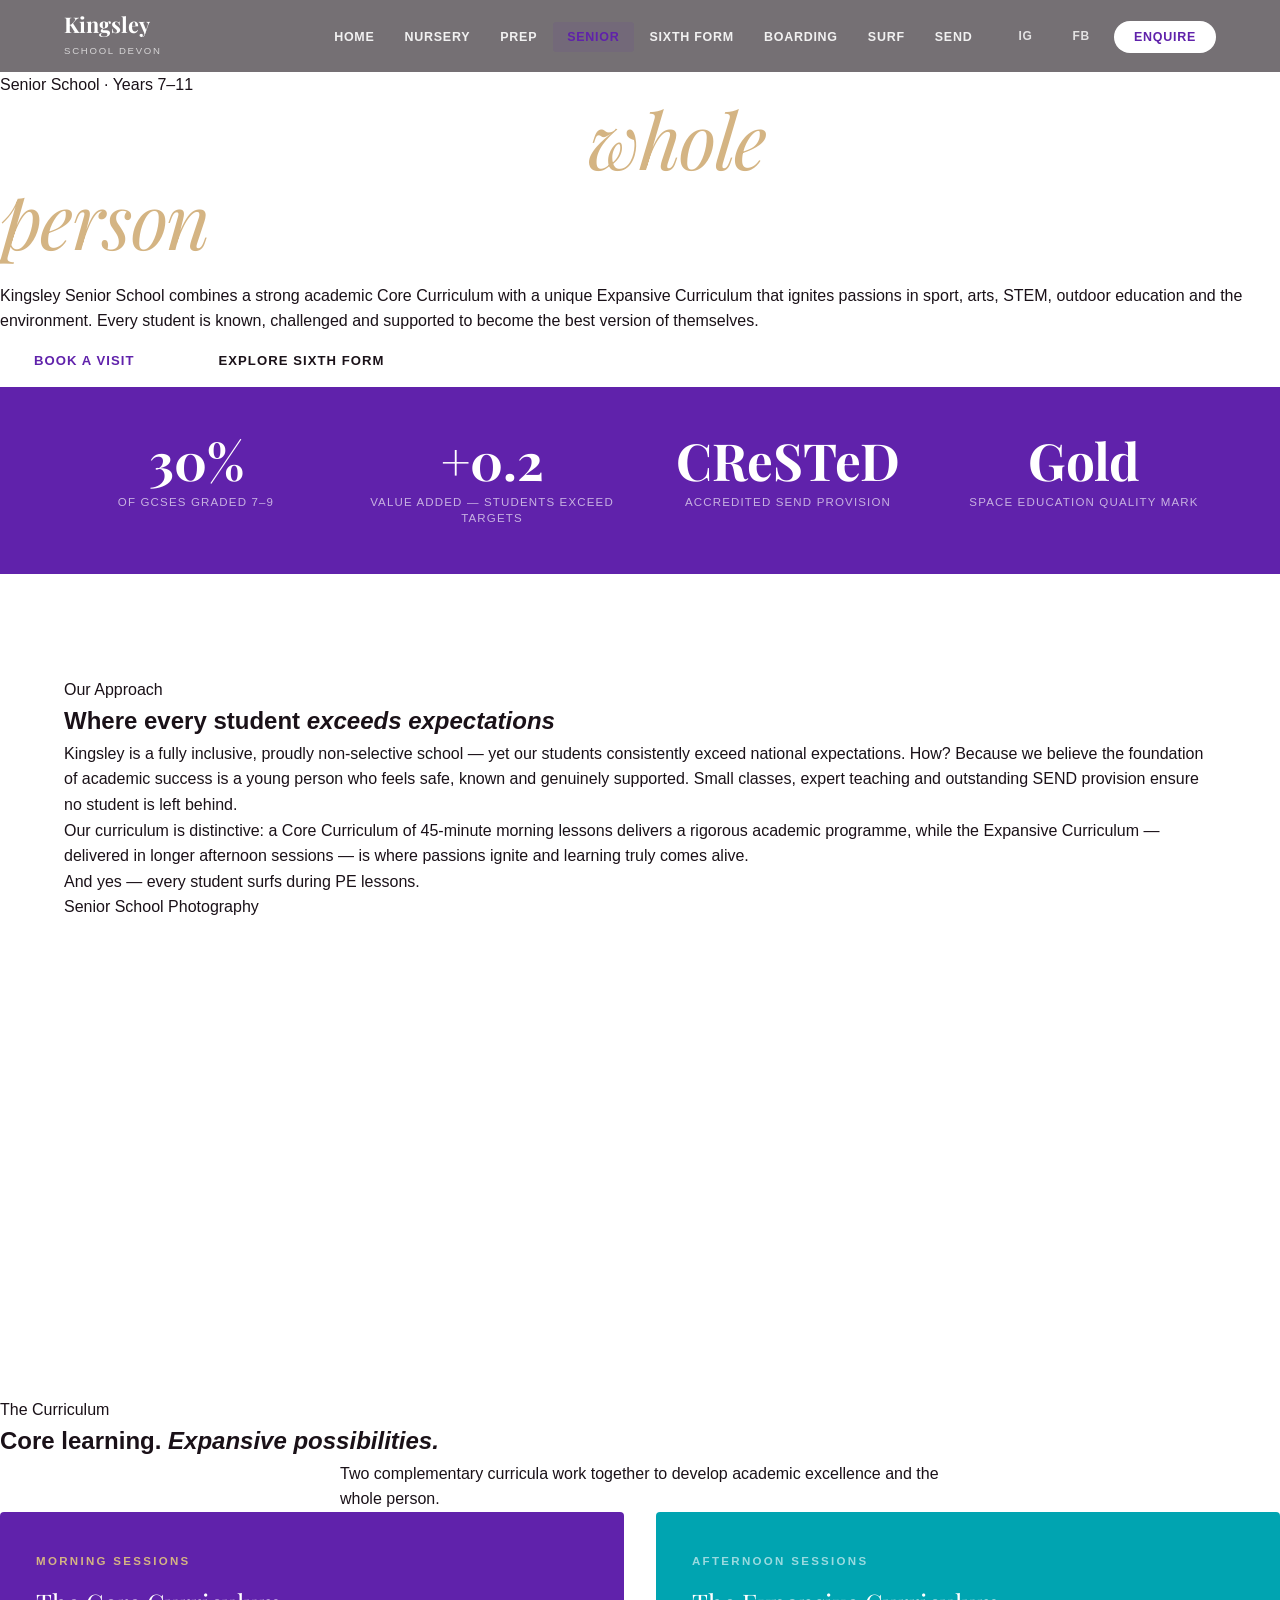
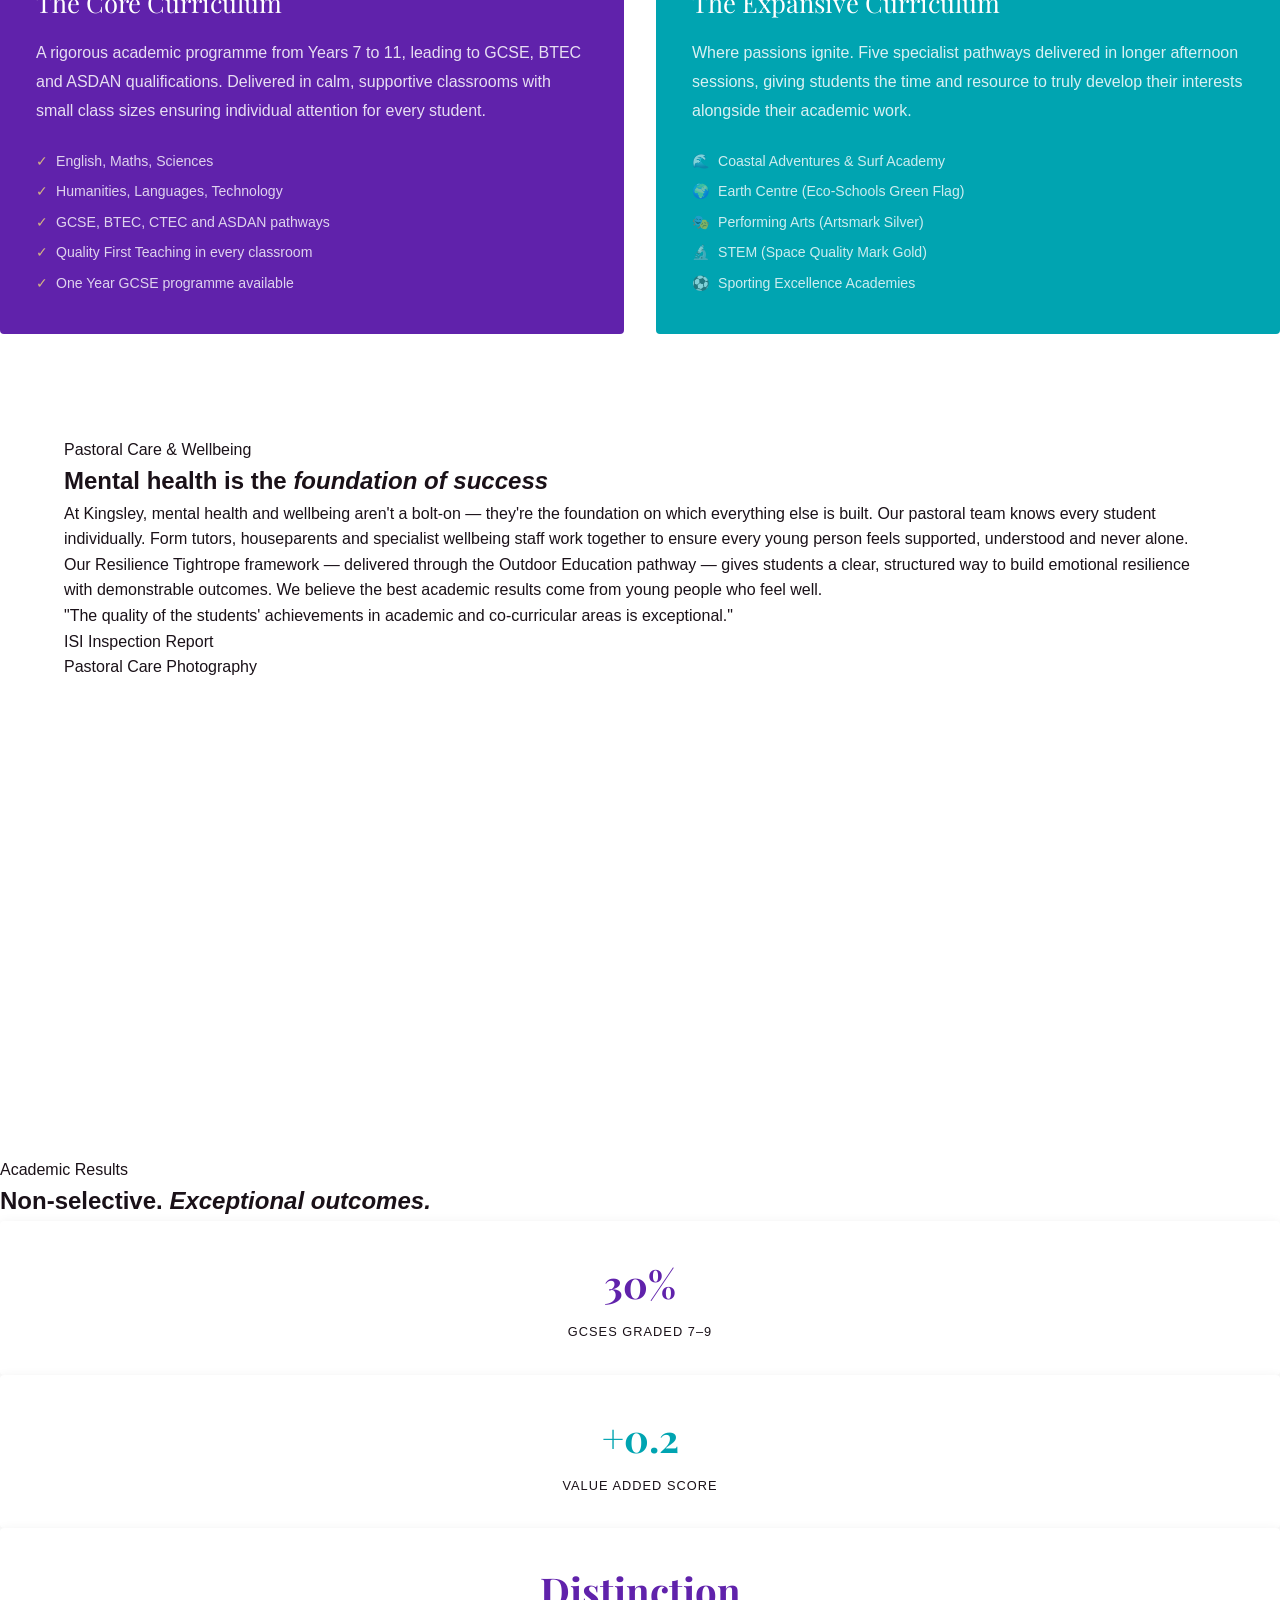
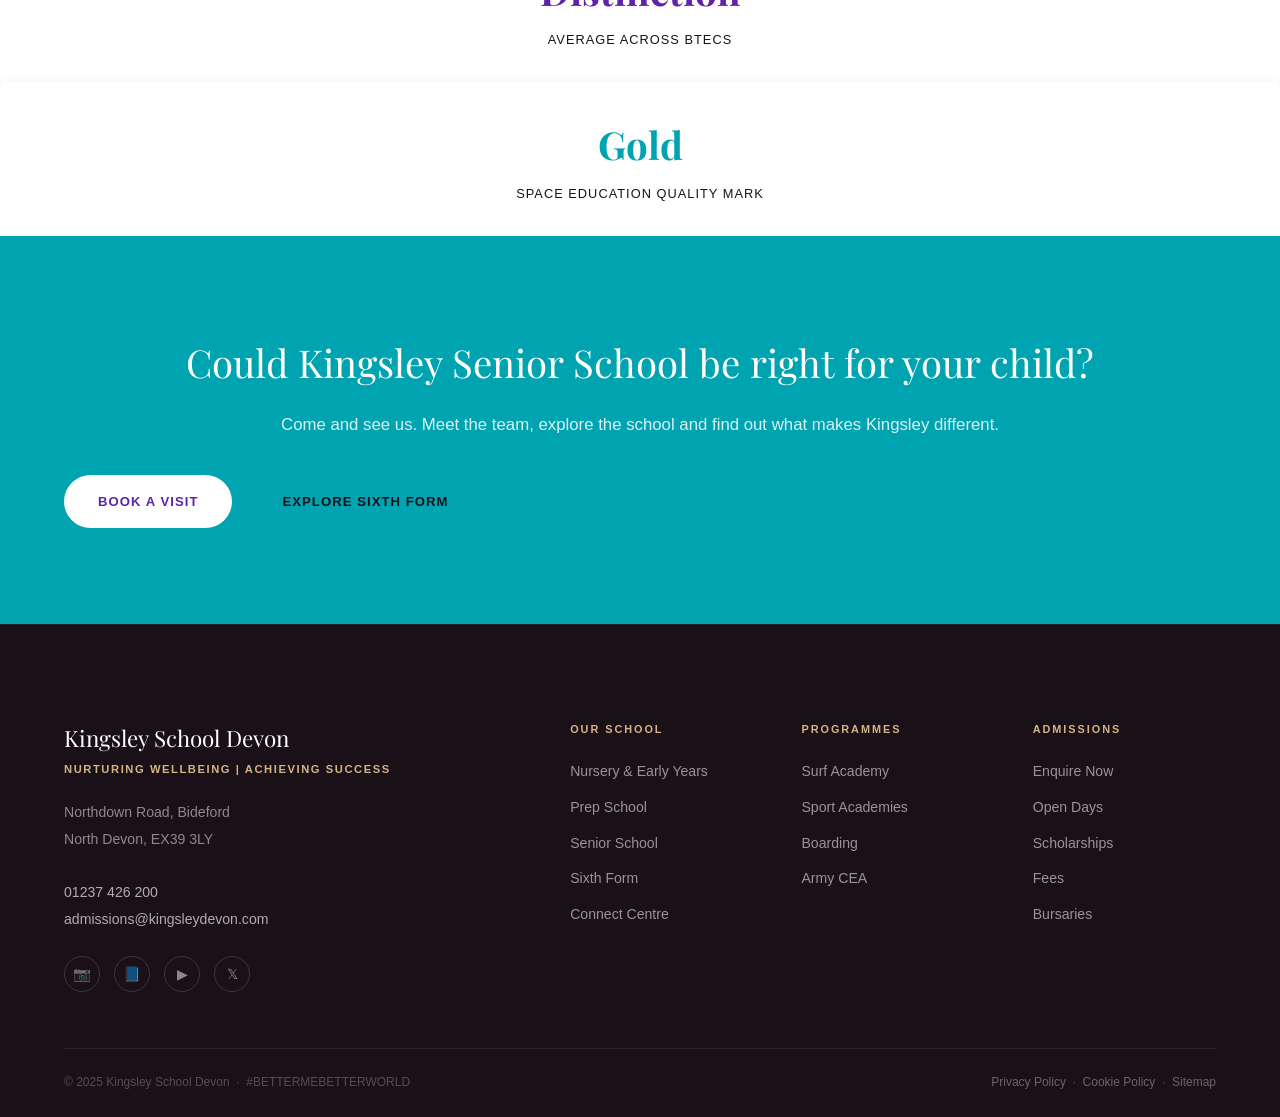
<file: senior-school.html>
<!DOCTYPE html>
<html lang="en">
<head>
  <meta charset="UTF-8">
  <meta name="viewport" content="width=device-width, initial-scale=1.0">
  <title>Senior School | Kingsley School Devon</title>
  <meta name="description" content="Kingsley Senior School — Years 7 to 11. A distinctive Core and Expansive Curriculum, outstanding pastoral care, strong academic results and the UK's only embedded Surf Academy.">
  <link rel="stylesheet" href="style.css">
</head>
<body>
<div id="nav-mount"></div>
<div class="page-body">

  <section class="hero">
    <div class="hero-bg" style="background-image:linear-gradient(135deg,#4a1a85 0%,#6022AB 100%);"></div>
    <div class="hero-block">
      <div class="hero-eyebrow">Senior School · Years 7–11</div>
      <h1 class="hero-title">Education for the <em>whole person</em></h1>
      <p class="hero-body">Kingsley Senior School combines a strong academic Core Curriculum with a unique Expansive Curriculum that ignites passions in sport, arts, STEM, outdoor education and the environment. Every student is known, challenged and supported to become the best version of themselves.</p>
      <div style="display:flex;gap:16px;flex-wrap:wrap;">
        <a href="mailto:admissions@kingsleydevon.com" class="btn btn-white">Book a Visit</a>
        <a href="sixth-form.html" class="btn btn-outline">Explore Sixth Form</a>
      </div>
    </div>
  </section>

  <div class="stat-strip">
    <div class="stat-strip-inner">
      <div class="stat-item"><div class="stat-num">30%</div><div class="stat-label">of GCSEs graded 7–9</div></div>
      <div class="stat-item"><div class="stat-num">+0.2</div><div class="stat-label">Value Added — students exceed targets</div></div>
      <div class="stat-item"><div class="stat-num">CReSTeD</div><div class="stat-label">Accredited SEND provision</div></div>
      <div class="stat-item"><div class="stat-num">Gold</div><div class="stat-label">Space Education Quality Mark</div></div>
    </div>
  </div>

  <div class="section">
    <div class="two-col">
      <div>
        <div class="section-eyebrow">Our Approach</div>
        <h2 class="section-title">Where every student <em>exceeds expectations</em></h2>
        <p class="section-body">Kingsley is a fully inclusive, proudly non-selective school — yet our students consistently exceed national expectations. How? Because we believe the foundation of academic success is a young person who feels safe, known and genuinely supported. Small classes, expert teaching and outstanding SEND provision ensure no student is left behind.</p>
        <p class="section-body">Our curriculum is distinctive: a Core Curriculum of 45-minute morning lessons delivers a rigorous academic programme, while the Expansive Curriculum — delivered in longer afternoon sessions — is where passions ignite and learning truly comes alive.</p>
        <p class="section-body">And yes — every student surfs during PE lessons.</p>
      </div>
      <div>
        <div class="img-placeholder" style="min-height:400px;">Senior School Photography</div>
      </div>
    </div>
  </div>

  <div class="section-full">
    <div class="section-inner">
      <div class="text-center mb-32">
        <div class="section-eyebrow">The Curriculum</div>
        <h2 class="section-title">Core learning. <em>Expansive possibilities.</em></h2>
        <p style="color:var(--text-mid);max-width:600px;margin:0 auto;">Two complementary curricula work together to develop academic excellence and the whole person.</p>
      </div>
      <div style="display:grid;grid-template-columns:1fr 1fr;gap:32px;">
        <div style="background:var(--purple);border-radius:4px;padding:40px 36px;color:white;">
          <div style="font-size:0.72rem;letter-spacing:0.2em;text-transform:uppercase;color:var(--sand);font-weight:600;margin-bottom:12px;">Morning Sessions</div>
          <h3 style="font-family:'Playfair Display',serif;font-size:1.6rem;color:white;margin-bottom:16px;font-weight:400;">The Core Curriculum</h3>
          <p style="color:rgba(255,255,255,0.85);line-height:1.8;margin-bottom:24px;">A rigorous academic programme from Years 7 to 11, leading to GCSE, BTEC and ASDAN qualifications. Delivered in calm, supportive classrooms with small class sizes ensuring individual attention for every student.</p>
          <ul style="list-style:none;padding:0;display:flex;flex-direction:column;gap:8px;">
            <li style="font-size:0.88rem;color:rgba(255,255,255,0.8);display:flex;align-items:center;gap:8px;"><span style="color:var(--sand);">✓</span> English, Maths, Sciences</li>
            <li style="font-size:0.88rem;color:rgba(255,255,255,0.8);display:flex;align-items:center;gap:8px;"><span style="color:var(--sand);">✓</span> Humanities, Languages, Technology</li>
            <li style="font-size:0.88rem;color:rgba(255,255,255,0.8);display:flex;align-items:center;gap:8px;"><span style="color:var(--sand);">✓</span> GCSE, BTEC, CTEC and ASDAN pathways</li>
            <li style="font-size:0.88rem;color:rgba(255,255,255,0.8);display:flex;align-items:center;gap:8px;"><span style="color:var(--sand);">✓</span> Quality First Teaching in every classroom</li>
            <li style="font-size:0.88rem;color:rgba(255,255,255,0.8);display:flex;align-items:center;gap:8px;"><span style="color:var(--sand);">✓</span> One Year GCSE programme available</li>
          </ul>
        </div>
        <div style="background:var(--teal);border-radius:4px;padding:40px 36px;color:white;">
          <div style="font-size:0.72rem;letter-spacing:0.2em;text-transform:uppercase;color:rgba(255,255,255,0.6);font-weight:600;margin-bottom:12px;">Afternoon Sessions</div>
          <h3 style="font-family:'Playfair Display',serif;font-size:1.6rem;color:white;margin-bottom:16px;font-weight:400;">The Expansive Curriculum</h3>
          <p style="color:rgba(255,255,255,0.85);line-height:1.8;margin-bottom:24px;">Where passions ignite. Five specialist pathways delivered in longer afternoon sessions, giving students the time and resource to truly develop their interests alongside their academic work.</p>
          <ul style="list-style:none;padding:0;display:flex;flex-direction:column;gap:8px;">
            <li style="font-size:0.88rem;color:rgba(255,255,255,0.8);display:flex;align-items:center;gap:8px;"><span style="color:rgba(255,255,255,0.5);">🌊</span> Coastal Adventures & Surf Academy</li>
            <li style="font-size:0.88rem;color:rgba(255,255,255,0.8);display:flex;align-items:center;gap:8px;"><span style="color:rgba(255,255,255,0.5);">🌍</span> Earth Centre (Eco-Schools Green Flag)</li>
            <li style="font-size:0.88rem;color:rgba(255,255,255,0.8);display:flex;align-items:center;gap:8px;"><span style="color:rgba(255,255,255,0.5);">🎭</span> Performing Arts (Artsmark Silver)</li>
            <li style="font-size:0.88rem;color:rgba(255,255,255,0.8);display:flex;align-items:center;gap:8px;"><span style="color:rgba(255,255,255,0.5);">🔬</span> STEM (Space Quality Mark Gold)</li>
            <li style="font-size:0.88rem;color:rgba(255,255,255,0.8);display:flex;align-items:center;gap:8px;"><span style="color:rgba(255,255,255,0.5);">⚽</span> Sporting Excellence Academies</li>
          </ul>
        </div>
      </div>
    </div>
  </div>

  <div class="section">
    <div class="two-col reverse">
      <div>
        <div class="section-eyebrow">Pastoral Care & Wellbeing</div>
        <h2 class="section-title">Mental health is the <em>foundation of success</em></h2>
        <p class="section-body">At Kingsley, mental health and wellbeing aren't a bolt-on — they're the foundation on which everything else is built. Our pastoral team knows every student individually. Form tutors, houseparents and specialist wellbeing staff work together to ensure every young person feels supported, understood and never alone.</p>
        <p class="section-body">Our Resilience Tightrope framework — delivered through the Outdoor Education pathway — gives students a clear, structured way to build emotional resilience with demonstrable outcomes. We believe the best academic results come from young people who feel well.</p>
        <div class="quote-block">
          <div class="quote-text">"The quality of the students' achievements in academic and co-curricular areas is exceptional."</div>
          <div class="quote-attr">ISI Inspection Report</div>
        </div>
      </div>
      <div>
        <div class="img-placeholder" style="min-height:400px;">Pastoral Care Photography</div>
      </div>
    </div>
  </div>

  <div class="section-full">
    <div class="section-inner">
      <div class="text-center mb-32">
        <div class="section-eyebrow">Academic Results</div>
        <h2 class="section-title">Non-selective. <em>Exceptional outcomes.</em></h2>
      </div>
      <div class="four-col">
        <div style="text-align:center;padding:32px 20px;background:white;border-radius:4px;box-shadow:0 2px 12px rgba(0,0,0,0.07);">
          <div style="font-family:'Playfair Display',serif;font-size:2.4rem;color:var(--purple);font-weight:700;">30%</div>
          <div style="font-size:0.8rem;letter-spacing:0.08em;text-transform:uppercase;color:var(--text-mid);margin-top:8px;">GCSEs graded 7–9</div>
        </div>
        <div style="text-align:center;padding:32px 20px;background:white;border-radius:4px;box-shadow:0 2px 12px rgba(0,0,0,0.07);">
          <div style="font-family:'Playfair Display',serif;font-size:2.4rem;color:var(--teal);font-weight:700;">+0.2</div>
          <div style="font-size:0.8rem;letter-spacing:0.08em;text-transform:uppercase;color:var(--text-mid);margin-top:8px;">Value Added score</div>
        </div>
        <div style="text-align:center;padding:32px 20px;background:white;border-radius:4px;box-shadow:0 2px 12px rgba(0,0,0,0.07);">
          <div style="font-family:'Playfair Display',serif;font-size:2.4rem;color:var(--purple);font-weight:700;">Distinction</div>
          <div style="font-size:0.8rem;letter-spacing:0.08em;text-transform:uppercase;color:var(--text-mid);margin-top:8px;">Average across BTECs</div>
        </div>
        <div style="text-align:center;padding:32px 20px;background:white;border-radius:4px;box-shadow:0 2px 12px rgba(0,0,0,0.07);">
          <div style="font-family:'Playfair Display',serif;font-size:2.4rem;color:var(--teal);font-weight:700;">Gold</div>
          <div style="font-size:0.8rem;letter-spacing:0.08em;text-transform:uppercase;color:var(--text-mid);margin-top:8px;">Space Education Quality Mark</div>
        </div>
      </div>
    </div>
  </div>

  <div class="admissions-band">
    <h2>Could Kingsley Senior School be right for your child?</h2>
    <p>Come and see us. Meet the team, explore the school and find out what makes Kingsley different.</p>
    <div class="btn-group">
      <a href="mailto:admissions@kingsleydevon.com" class="btn btn-white">Book a Visit</a>
      <a href="sixth-form.html" class="btn btn-outline">Explore Sixth Form</a>
    </div>
  </div>

</div>
<div id="footer-mount"></div>
<script src="nav.js"></script>
</body>
</html>
</file>
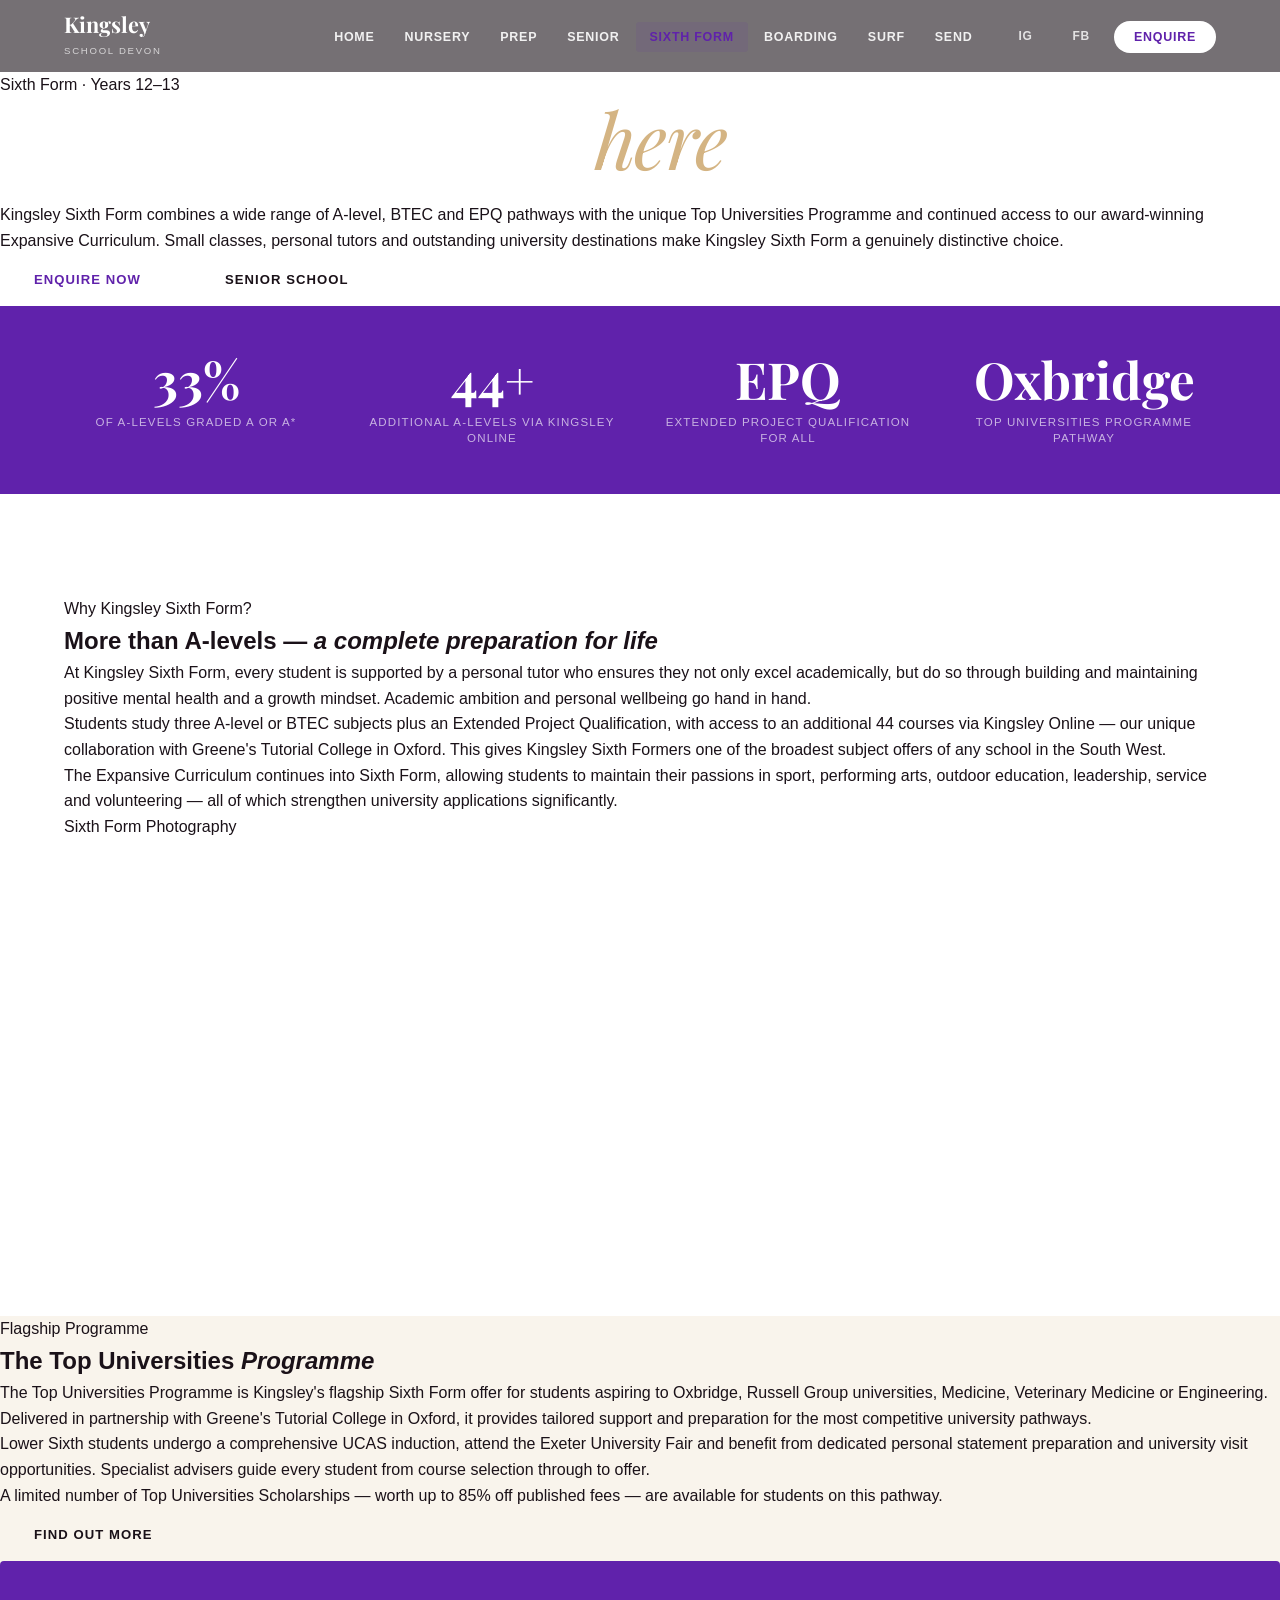
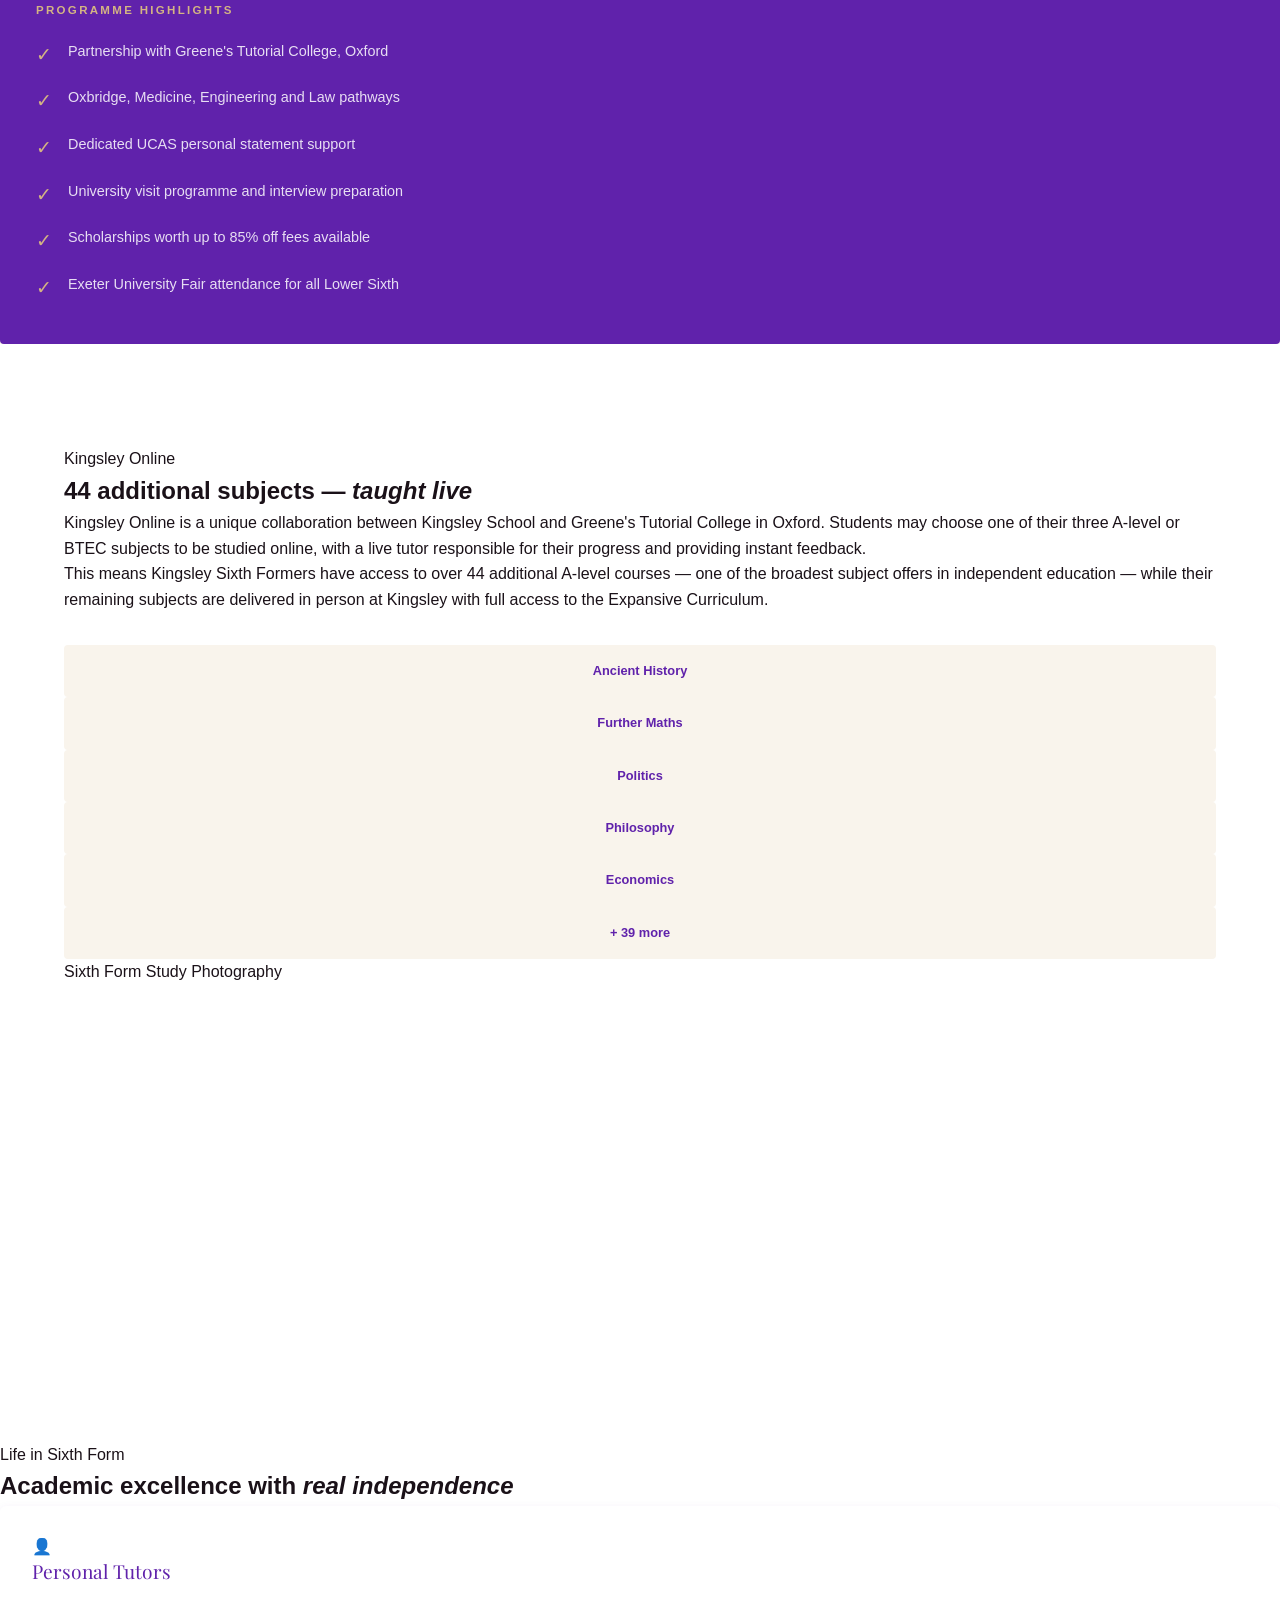
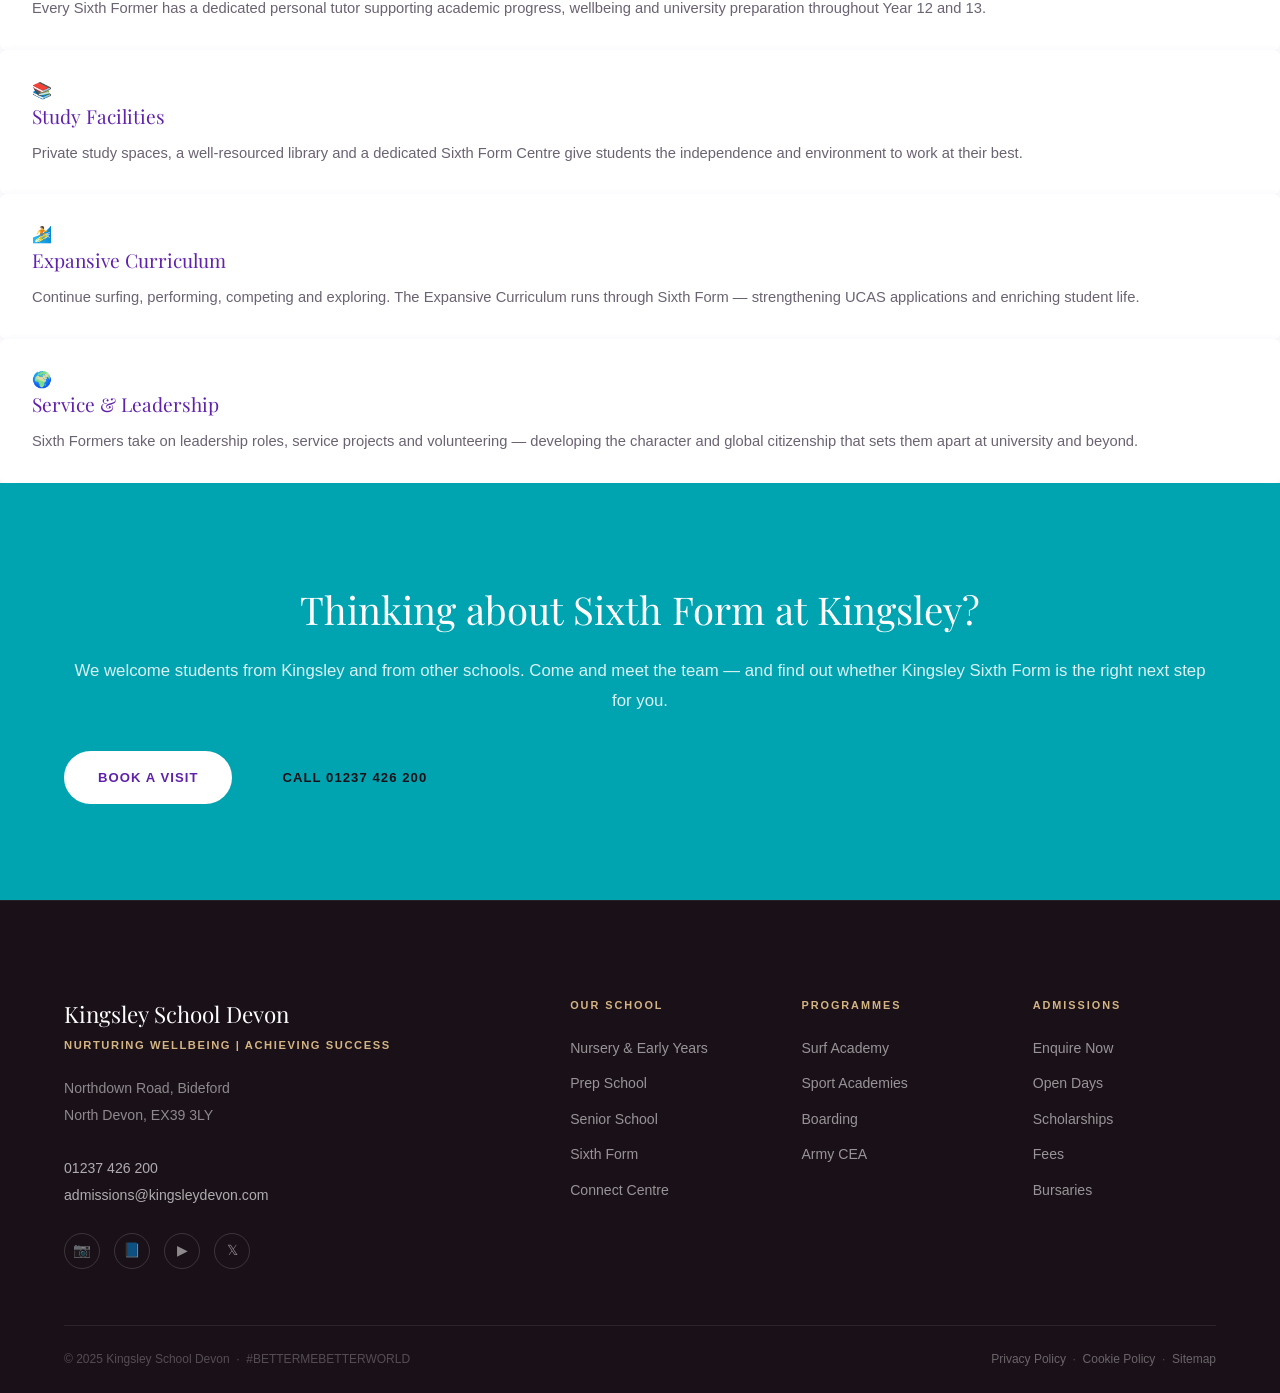
<file: sixth-form.html>
<!DOCTYPE html>
<html lang="en">
<head>
  <meta charset="UTF-8">
  <meta name="viewport" content="width=device-width, initial-scale=1.0">
  <title>Sixth Form | Kingsley School Devon</title>
  <meta name="description" content="Kingsley Sixth Form — A-levels, BTECs and the unique Top Universities Programme. Small class sizes, personal tutors, Expansive Curriculum and outstanding university destinations.">
  <link rel="stylesheet" href="style.css">
</head>
<body>
<div id="nav-mount"></div>
<div class="page-body">

  <section class="hero">
    <div class="hero-bg" style="background-image:linear-gradient(135deg,#1a1a2e 0%,#6022AB 100%);"></div>
    <div class="hero-block">
      <div class="hero-eyebrow">Sixth Form · Years 12–13</div>
      <h1 class="hero-title">Your future starts <em>here</em></h1>
      <p class="hero-body">Kingsley Sixth Form combines a wide range of A-level, BTEC and EPQ pathways with the unique Top Universities Programme and continued access to our award-winning Expansive Curriculum. Small classes, personal tutors and outstanding university destinations make Kingsley Sixth Form a genuinely distinctive choice.</p>
      <div style="display:flex;gap:16px;flex-wrap:wrap;">
        <a href="mailto:admissions@kingsleydevon.com" class="btn btn-white">Enquire Now</a>
        <a href="senior-school.html" class="btn btn-outline">Senior School</a>
      </div>
    </div>
  </section>

  <div class="stat-strip">
    <div class="stat-strip-inner">
      <div class="stat-item"><div class="stat-num">33%</div><div class="stat-label">of A-levels graded A or A*</div></div>
      <div class="stat-item"><div class="stat-num">44+</div><div class="stat-label">Additional A-levels via Kingsley Online</div></div>
      <div class="stat-item"><div class="stat-num">EPQ</div><div class="stat-label">Extended Project Qualification for all</div></div>
      <div class="stat-item"><div class="stat-num">Oxbridge</div><div class="stat-label">Top Universities Programme pathway</div></div>
    </div>
  </div>

  <div class="section">
    <div class="two-col">
      <div>
        <div class="section-eyebrow">Why Kingsley Sixth Form?</div>
        <h2 class="section-title">More than A-levels — <em>a complete preparation for life</em></h2>
        <p class="section-body">At Kingsley Sixth Form, every student is supported by a personal tutor who ensures they not only excel academically, but do so through building and maintaining positive mental health and a growth mindset. Academic ambition and personal wellbeing go hand in hand.</p>
        <p class="section-body">Students study three A-level or BTEC subjects plus an Extended Project Qualification, with access to an additional 44 courses via Kingsley Online — our unique collaboration with Greene's Tutorial College in Oxford. This gives Kingsley Sixth Formers one of the broadest subject offers of any school in the South West.</p>
        <p class="section-body">The Expansive Curriculum continues into Sixth Form, allowing students to maintain their passions in sport, performing arts, outdoor education, leadership, service and volunteering — all of which strengthen university applications significantly.</p>
      </div>
      <div>
        <div class="img-placeholder" style="min-height:400px;">Sixth Form Photography</div>
      </div>
    </div>
  </div>

  <!-- TOP UNIVERSITIES PROGRAMME -->
  <div class="section-full" style="background:var(--sand-light);">
    <div class="section-inner">
      <div class="two-col">
        <div>
          <div class="section-eyebrow">Flagship Programme</div>
          <h2 class="section-title">The Top Universities <em>Programme</em></h2>
          <p class="section-body">The Top Universities Programme is Kingsley's flagship Sixth Form offer for students aspiring to Oxbridge, Russell Group universities, Medicine, Veterinary Medicine or Engineering. Delivered in partnership with Greene's Tutorial College in Oxford, it provides tailored support and preparation for the most competitive university pathways.</p>
          <p class="section-body">Lower Sixth students undergo a comprehensive UCAS induction, attend the Exeter University Fair and benefit from dedicated personal statement preparation and university visit opportunities. Specialist advisers guide every student from course selection through to offer.</p>
          <p class="section-body">A limited number of Top Universities Scholarships — worth up to 85% off published fees — are available for students on this pathway.</p>
          <a href="mailto:admissions@kingsleydevon.com" class="btn btn-purple mt-16">Find Out More</a>
        </div>
        <div>
          <div style="background:var(--purple);border-radius:4px;padding:40px 36px;">
            <div style="font-size:0.72rem;letter-spacing:0.2em;text-transform:uppercase;color:var(--sand);font-weight:600;margin-bottom:20px;">Programme Highlights</div>
            <div style="display:flex;flex-direction:column;gap:16px;">
              <div style="display:flex;gap:16px;align-items:flex-start;"><span style="color:var(--sand);font-size:1.2rem;flex-shrink:0;">✓</span><div style="color:rgba(255,255,255,0.85);font-size:0.9rem;line-height:1.6;">Partnership with Greene's Tutorial College, Oxford</div></div>
              <div style="display:flex;gap:16px;align-items:flex-start;"><span style="color:var(--sand);font-size:1.2rem;flex-shrink:0;">✓</span><div style="color:rgba(255,255,255,0.85);font-size:0.9rem;line-height:1.6;">Oxbridge, Medicine, Engineering and Law pathways</div></div>
              <div style="display:flex;gap:16px;align-items:flex-start;"><span style="color:var(--sand);font-size:1.2rem;flex-shrink:0;">✓</span><div style="color:rgba(255,255,255,0.85);font-size:0.9rem;line-height:1.6;">Dedicated UCAS personal statement support</div></div>
              <div style="display:flex;gap:16px;align-items:flex-start;"><span style="color:var(--sand);font-size:1.2rem;flex-shrink:0;">✓</span><div style="color:rgba(255,255,255,0.85);font-size:0.9rem;line-height:1.6;">University visit programme and interview preparation</div></div>
              <div style="display:flex;gap:16px;align-items:flex-start;"><span style="color:var(--sand);font-size:1.2rem;flex-shrink:0;">✓</span><div style="color:rgba(255,255,255,0.85);font-size:0.9rem;line-height:1.6;">Scholarships worth up to 85% off fees available</div></div>
              <div style="display:flex;gap:16px;align-items:flex-start;"><span style="color:var(--sand);font-size:1.2rem;flex-shrink:0;">✓</span><div style="color:rgba(255,255,255,0.85);font-size:0.9rem;line-height:1.6;">Exeter University Fair attendance for all Lower Sixth</div></div>
            </div>
          </div>
        </div>
      </div>
    </div>
  </div>

  <!-- KINGSLEY ONLINE -->
  <div class="section">
    <div class="two-col reverse">
      <div>
        <div class="section-eyebrow">Kingsley Online</div>
        <h2 class="section-title">44 additional subjects — <em>taught live</em></h2>
        <p class="section-body">Kingsley Online is a unique collaboration between Kingsley School and Greene's Tutorial College in Oxford. Students may choose one of their three A-level or BTEC subjects to be studied online, with a live tutor responsible for their progress and providing instant feedback.</p>
        <p class="section-body">This means Kingsley Sixth Formers have access to over 44 additional A-level courses — one of the broadest subject offers in independent education — while their remaining subjects are delivered in person at Kingsley with full access to the Expansive Curriculum.</p>
        <div class="three-col" style="margin-top:32px;gap:12px;">
          <div style="background:var(--sand-light);padding:16px;border-radius:4px;text-align:center;font-size:0.8rem;font-weight:600;color:var(--purple);">Ancient History</div>
          <div style="background:var(--sand-light);padding:16px;border-radius:4px;text-align:center;font-size:0.8rem;font-weight:600;color:var(--purple);">Further Maths</div>
          <div style="background:var(--sand-light);padding:16px;border-radius:4px;text-align:center;font-size:0.8rem;font-weight:600;color:var(--purple);">Politics</div>
          <div style="background:var(--sand-light);padding:16px;border-radius:4px;text-align:center;font-size:0.8rem;font-weight:600;color:var(--purple);">Philosophy</div>
          <div style="background:var(--sand-light);padding:16px;border-radius:4px;text-align:center;font-size:0.8rem;font-weight:600;color:var(--purple);">Economics</div>
          <div style="background:var(--sand-light);padding:16px;border-radius:4px;text-align:center;font-size:0.8rem;font-weight:600;color:var(--purple);">+ 39 more</div>
        </div>
      </div>
      <div>
        <div class="img-placeholder" style="min-height:380px;">Sixth Form Study Photography</div>
      </div>
    </div>
  </div>

  <div class="section-full">
    <div class="section-inner">
      <div class="text-center mb-32">
        <div class="section-eyebrow">Life in Sixth Form</div>
        <h2 class="section-title">Academic excellence with <em>real independence</em></h2>
      </div>
      <div class="four-col">
        <div class="card"><div class="card-body"><div class="card-icon">👤</div><div class="card-title">Personal Tutors</div><p class="card-text">Every Sixth Former has a dedicated personal tutor supporting academic progress, wellbeing and university preparation throughout Year 12 and 13.</p></div></div>
        <div class="card"><div class="card-body"><div class="card-icon">📚</div><div class="card-title">Study Facilities</div><p class="card-text">Private study spaces, a well-resourced library and a dedicated Sixth Form Centre give students the independence and environment to work at their best.</p></div></div>
        <div class="card"><div class="card-body"><div class="card-icon">🏄</div><div class="card-title">Expansive Curriculum</div><p class="card-text">Continue surfing, performing, competing and exploring. The Expansive Curriculum runs through Sixth Form — strengthening UCAS applications and enriching student life.</p></div></div>
        <div class="card"><div class="card-body"><div class="card-icon">🌍</div><div class="card-title">Service & Leadership</div><p class="card-text">Sixth Formers take on leadership roles, service projects and volunteering — developing the character and global citizenship that sets them apart at university and beyond.</p></div></div>
      </div>
    </div>
  </div>

  <div class="admissions-band">
    <h2>Thinking about Sixth Form at Kingsley?</h2>
    <p>We welcome students from Kingsley and from other schools. Come and meet the team — and find out whether Kingsley Sixth Form is the right next step for you.</p>
    <div class="btn-group">
      <a href="mailto:admissions@kingsleydevon.com" class="btn btn-white">Book a Visit</a>
      <a href="tel:+441237426200" class="btn btn-outline">Call 01237 426 200</a>
    </div>
  </div>

</div>
<div id="footer-mount"></div>
<script src="nav.js"></script>
</body>
</html>
</file>
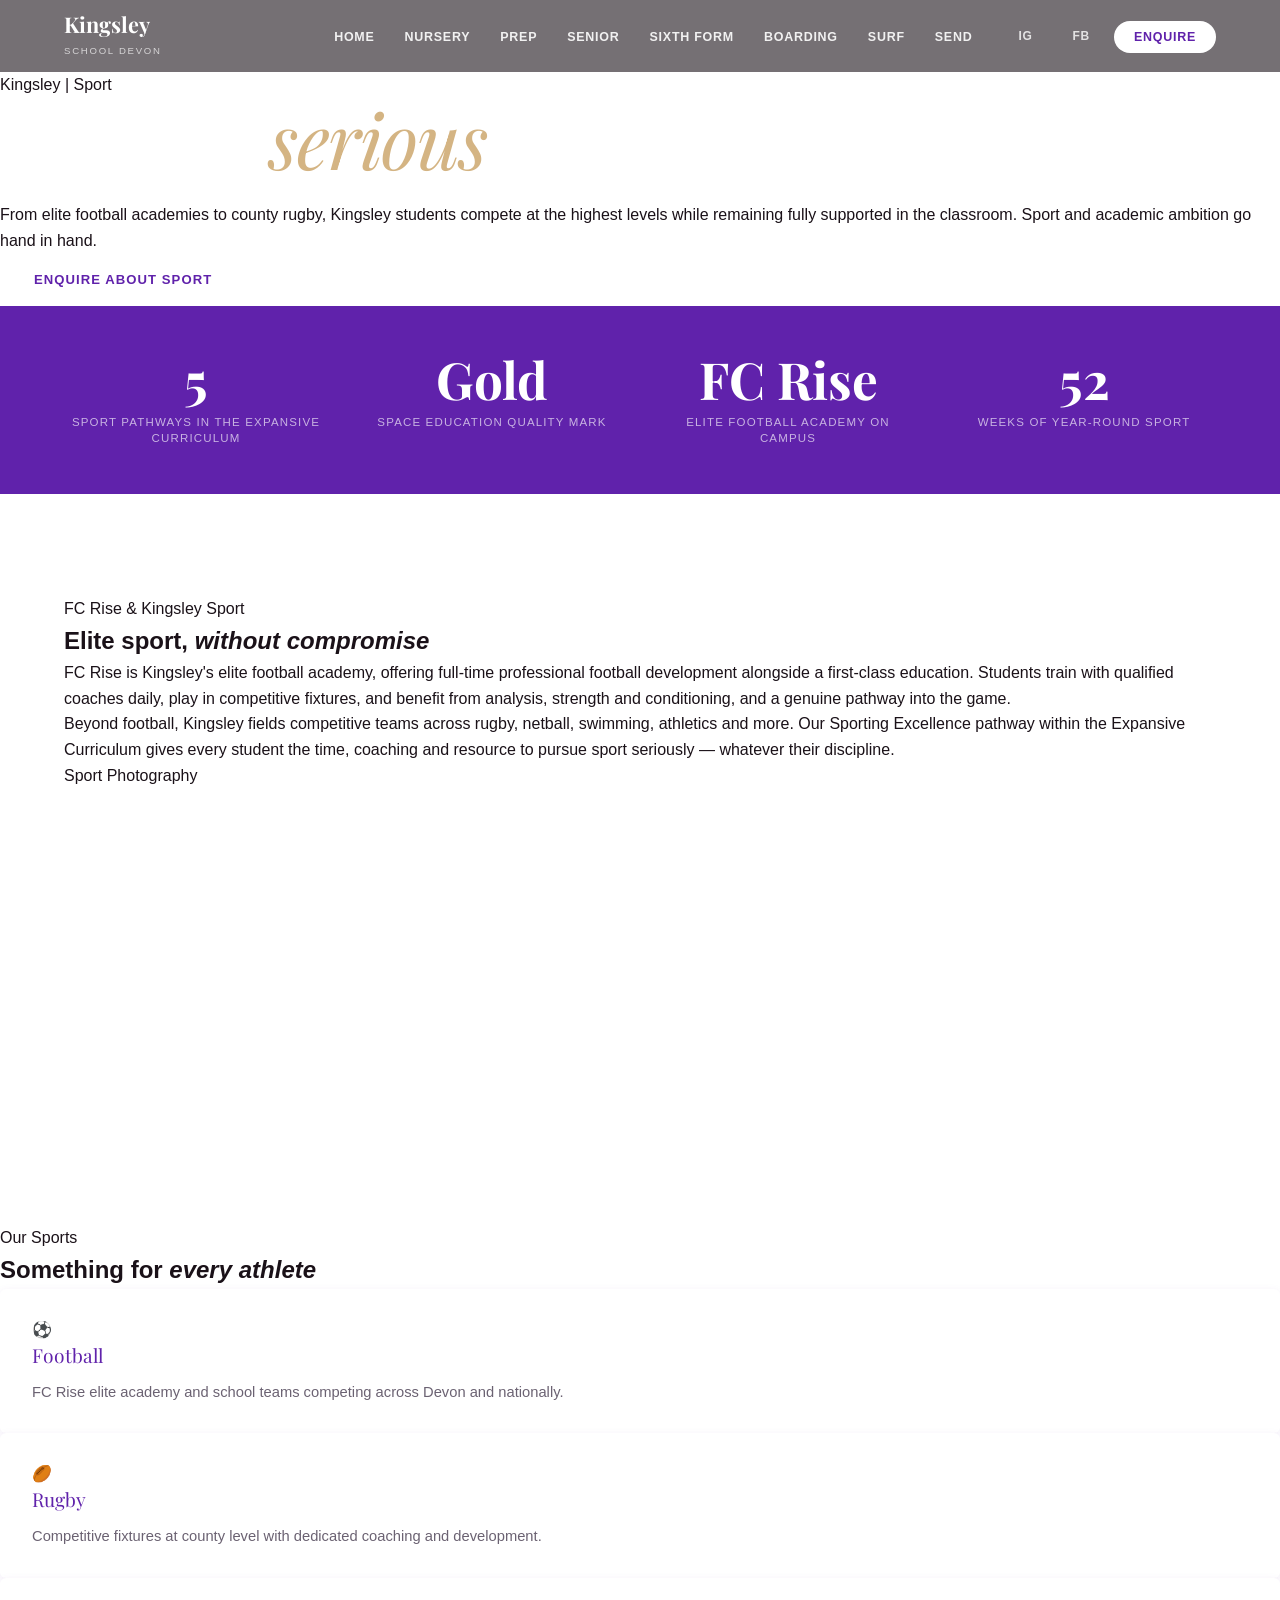
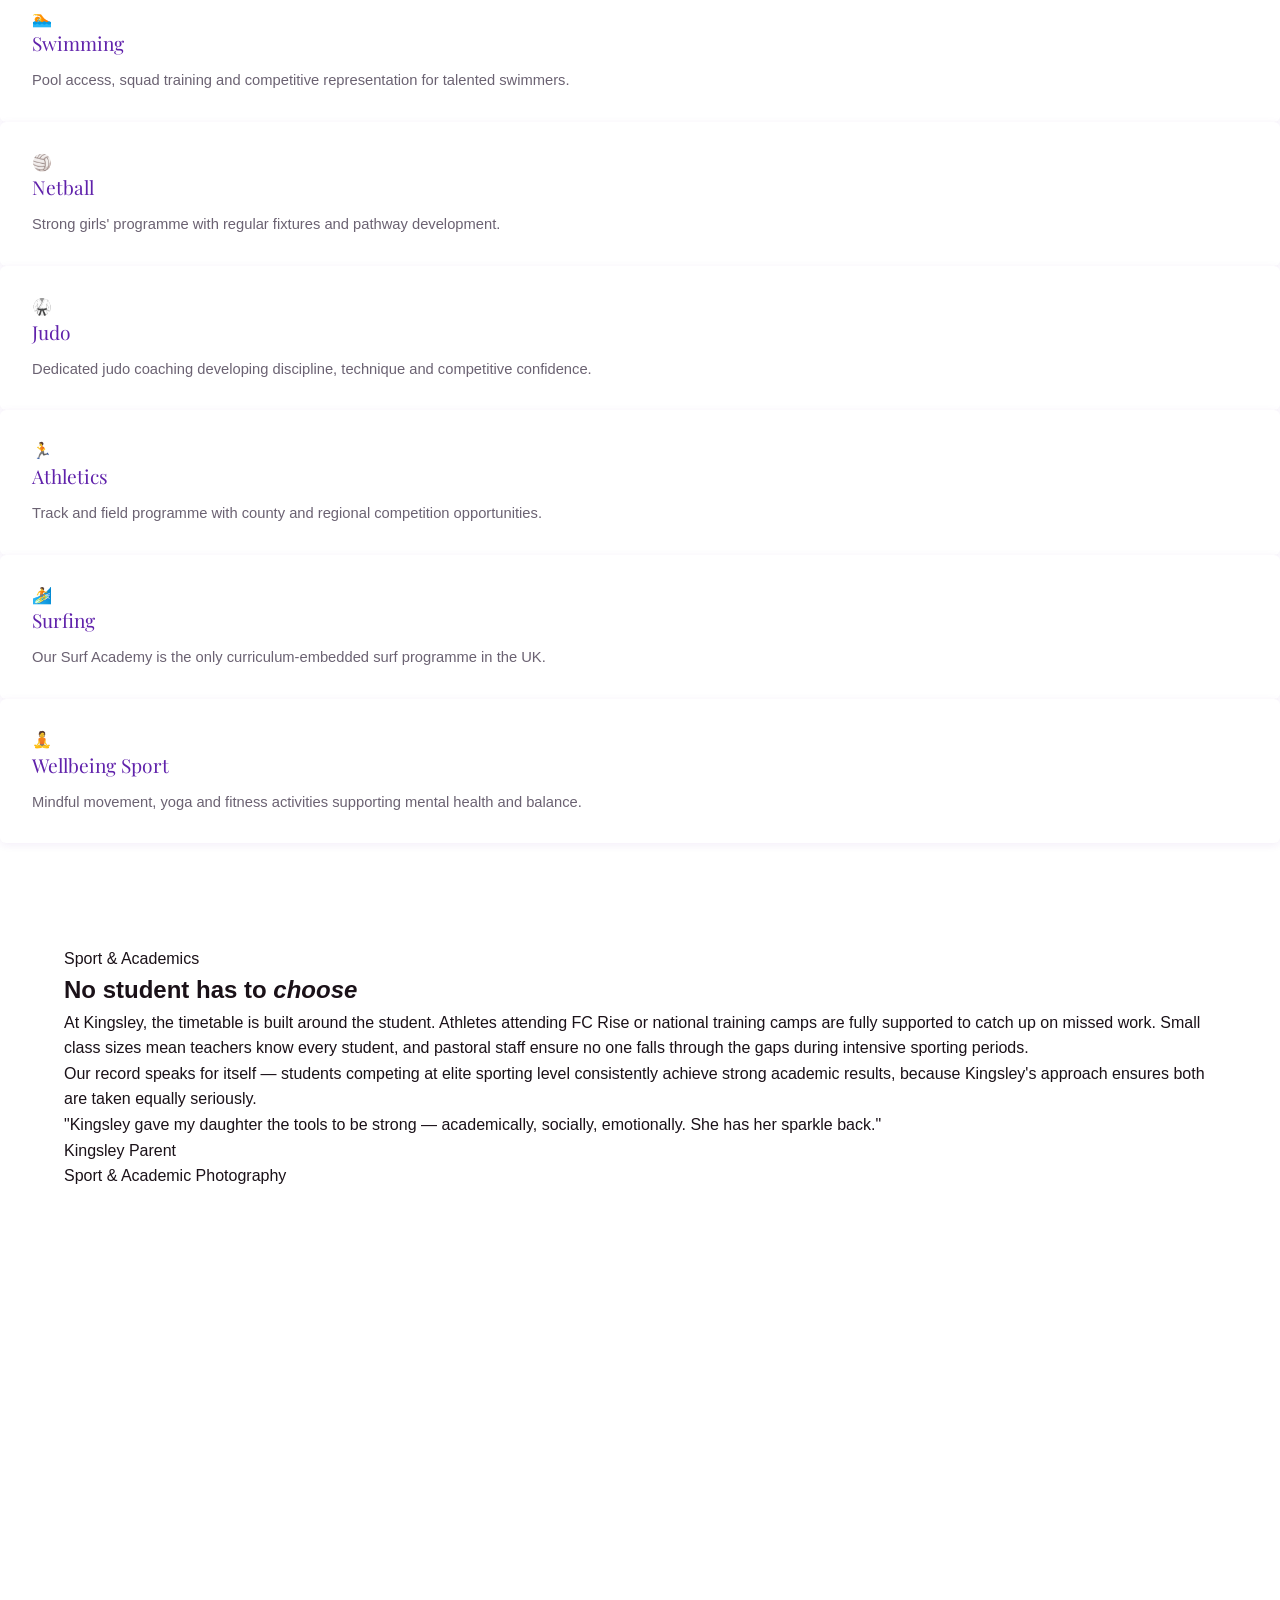
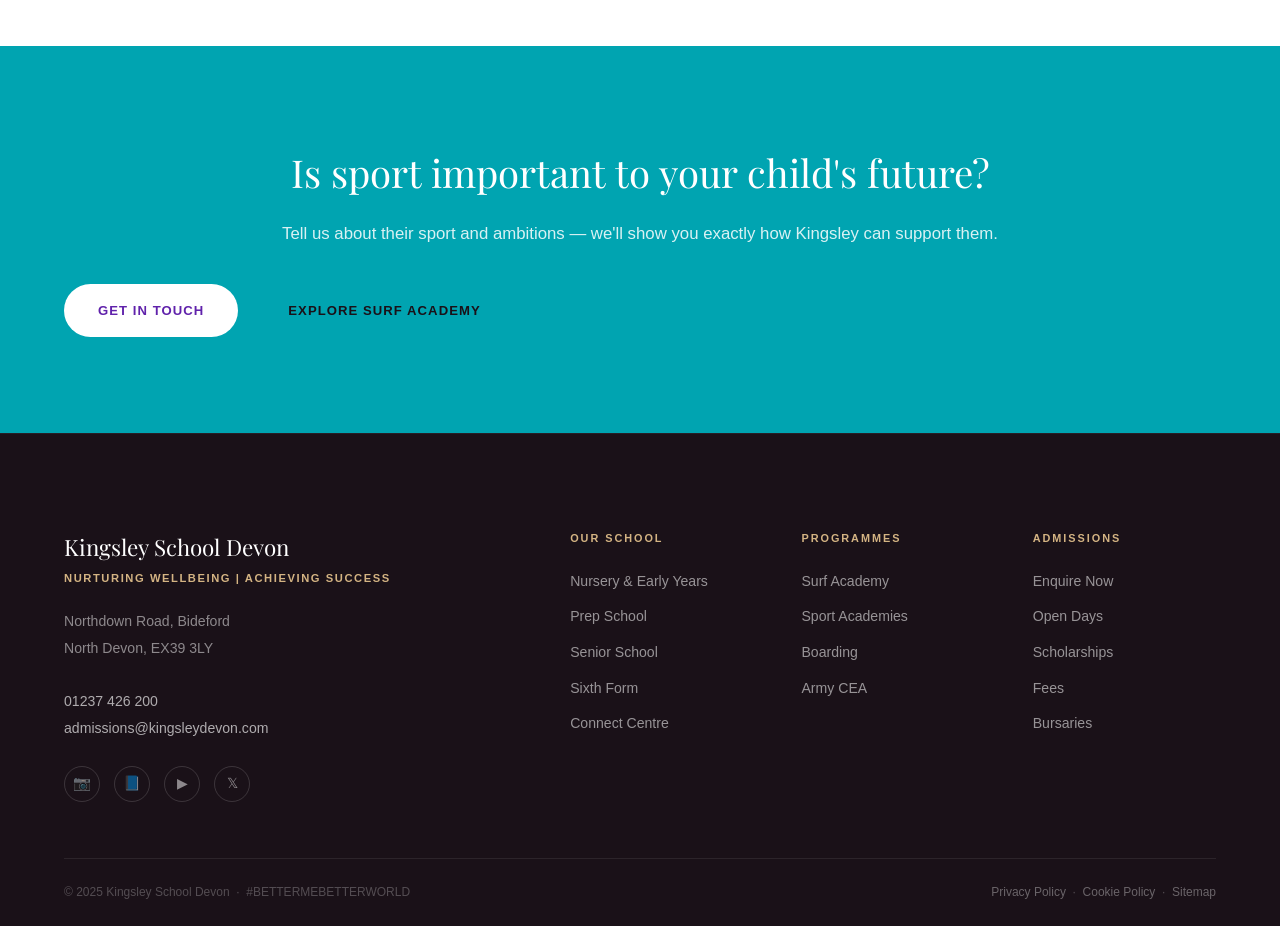
<file: sport-academies.html>
<!DOCTYPE html>
<html lang="en">
<head>
  <meta charset="UTF-8">
  <meta name="viewport" content="width=device-width, initial-scale=1.0">
  <title>Sport Academies | Kingsley School Devon</title>
  <meta name="description" content="Kingsley School Devon Sport Academies — FC Rise football academy, rugby, netball, swimming and more. Excellence in sport alongside outstanding academic provision.">
  <link rel="stylesheet" href="style.css">
</head>
<body>
<div id="nav-mount"></div>
<div class="page-body">

  <section class="hero">
    <div class="hero-bg" style="background-image:linear-gradient(135deg,#6022AB 0%,#4a1a85 100%);"></div>
    <div class="hero-block">
      <div class="hero-eyebrow">Kingsley | Sport</div>
      <h1 class="hero-title">Sport is <em>serious</em> here</h1>
      <p class="hero-body">From elite football academies to county rugby, Kingsley students compete at the highest levels while remaining fully supported in the classroom. Sport and academic ambition go hand in hand.</p>
      <a href="mailto:admissions@kingsleydevon.com" class="btn btn-white">Enquire About Sport</a>
    </div>
  </section>

  <div class="stat-strip">
    <div class="stat-strip-inner">
      <div class="stat-item"><div class="stat-num">5</div><div class="stat-label">Sport Pathways in the Expansive Curriculum</div></div>
      <div class="stat-item"><div class="stat-num">Gold</div><div class="stat-label">Space Education Quality Mark</div></div>
      <div class="stat-item"><div class="stat-num">FC Rise</div><div class="stat-label">Elite football academy on campus</div></div>
      <div class="stat-item"><div class="stat-num">52</div><div class="stat-label">Weeks of year-round sport</div></div>
    </div>
  </div>

  <div class="section">
    <div class="two-col">
      <div>
        <div class="section-eyebrow">FC Rise & Kingsley Sport</div>
        <h2 class="section-title">Elite sport, <em>without compromise</em></h2>
        <p class="section-body">FC Rise is Kingsley's elite football academy, offering full-time professional football development alongside a first-class education. Students train with qualified coaches daily, play in competitive fixtures, and benefit from analysis, strength and conditioning, and a genuine pathway into the game.</p>
        <p class="section-body">Beyond football, Kingsley fields competitive teams across rugby, netball, swimming, athletics and more. Our Sporting Excellence pathway within the Expansive Curriculum gives every student the time, coaching and resource to pursue sport seriously — whatever their discipline.</p>
      </div>
      <div>
        <div class="img-placeholder" style="min-height:360px;">Sport Photography</div>
      </div>
    </div>
  </div>

  <div class="section-full">
    <div class="section-inner">
      <div class="text-center mb-32">
        <div class="section-eyebrow">Our Sports</div>
        <h2 class="section-title">Something for <em>every athlete</em></h2>
      </div>
      <div class="four-col">
        <div class="card"><div class="card-body"><div class="card-icon">⚽</div><div class="card-title">Football</div><p class="card-text">FC Rise elite academy and school teams competing across Devon and nationally.</p></div></div>
        <div class="card"><div class="card-body"><div class="card-icon">🏉</div><div class="card-title">Rugby</div><p class="card-text">Competitive fixtures at county level with dedicated coaching and development.</p></div></div>
        <div class="card"><div class="card-body"><div class="card-icon">🏊</div><div class="card-title">Swimming</div><p class="card-text">Pool access, squad training and competitive representation for talented swimmers.</p></div></div>
        <div class="card"><div class="card-body"><div class="card-icon">🏐</div><div class="card-title">Netball</div><p class="card-text">Strong girls' programme with regular fixtures and pathway development.</p></div></div>
        <div class="card"><div class="card-body"><div class="card-icon">🥋</div><div class="card-title">Judo</div><p class="card-text">Dedicated judo coaching developing discipline, technique and competitive confidence.</p></div></div>
        <div class="card"><div class="card-body"><div class="card-icon">🏃</div><div class="card-title">Athletics</div><p class="card-text">Track and field programme with county and regional competition opportunities.</p></div></div>
        <div class="card"><div class="card-body"><div class="card-icon">🏄</div><div class="card-title">Surfing</div><p class="card-text">Our Surf Academy is the only curriculum-embedded surf programme in the UK.</p></div></div>
        <div class="card"><div class="card-body"><div class="card-icon">🧘</div><div class="card-title">Wellbeing Sport</div><p class="card-text">Mindful movement, yoga and fitness activities supporting mental health and balance.</p></div></div>
      </div>
    </div>
  </div>

  <div class="section">
    <div class="two-col reverse">
      <div>
        <div class="section-eyebrow">Sport & Academics</div>
        <h2 class="section-title">No student has to <em>choose</em></h2>
        <p class="section-body">At Kingsley, the timetable is built around the student. Athletes attending FC Rise or national training camps are fully supported to catch up on missed work. Small class sizes mean teachers know every student, and pastoral staff ensure no one falls through the gaps during intensive sporting periods.</p>
        <p class="section-body">Our record speaks for itself — students competing at elite sporting level consistently achieve strong academic results, because Kingsley's approach ensures both are taken equally seriously.</p>
        <div class="quote-block">
          <div class="quote-text">"Kingsley gave my daughter the tools to be strong — academically, socially, emotionally. She has her sparkle back."</div>
          <div class="quote-attr">Kingsley Parent</div>
        </div>
      </div>
      <div>
        <div class="img-placeholder" style="min-height:380px;">Sport & Academic Photography</div>
      </div>
    </div>
  </div>

  <div class="admissions-band">
    <h2>Is sport important to your child's future?</h2>
    <p>Tell us about their sport and ambitions — we'll show you exactly how Kingsley can support them.</p>
    <div class="btn-group">
      <a href="mailto:admissions@kingsleydevon.com" class="btn btn-white">Get in Touch</a>
      <a href="surf-academy.html" class="btn btn-outline">Explore Surf Academy</a>
    </div>
  </div>

</div>
<div id="footer-mount"></div>
<script src="nav.js"></script>
</body>
</html>
</file>
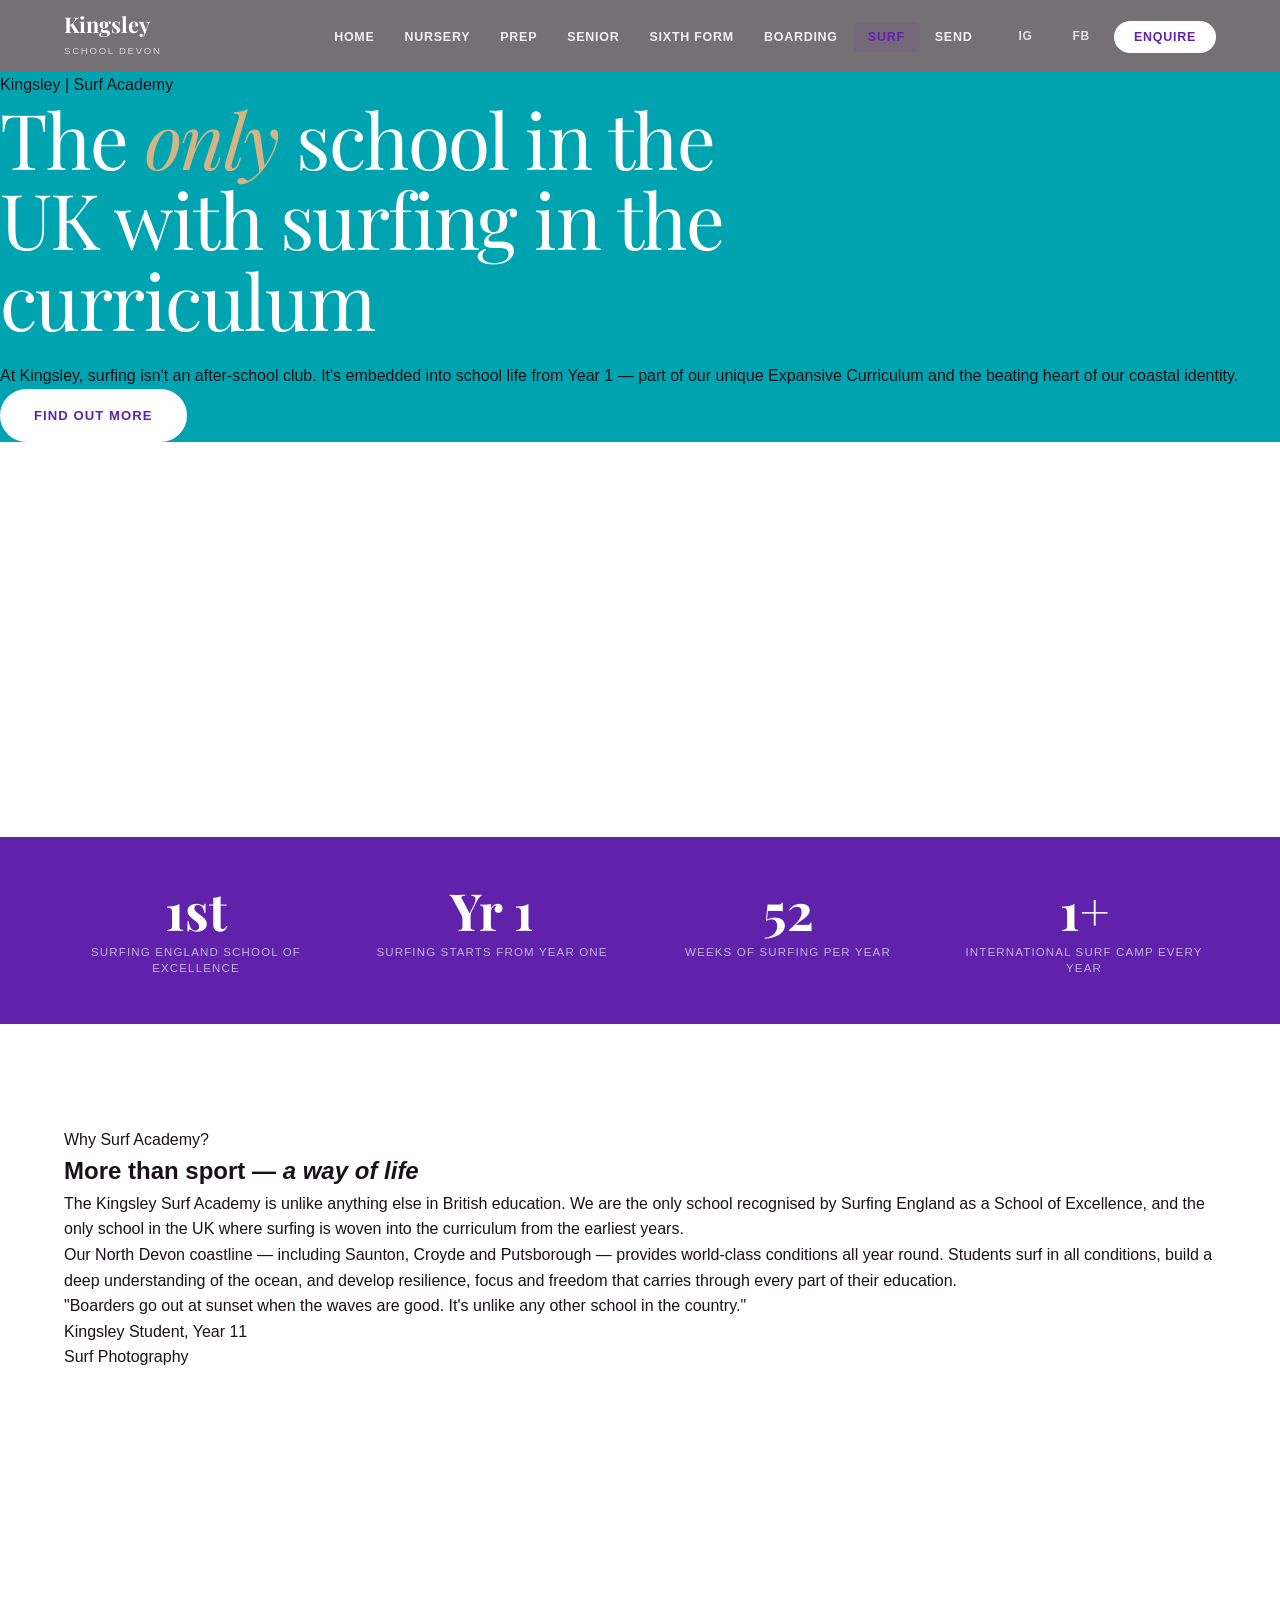
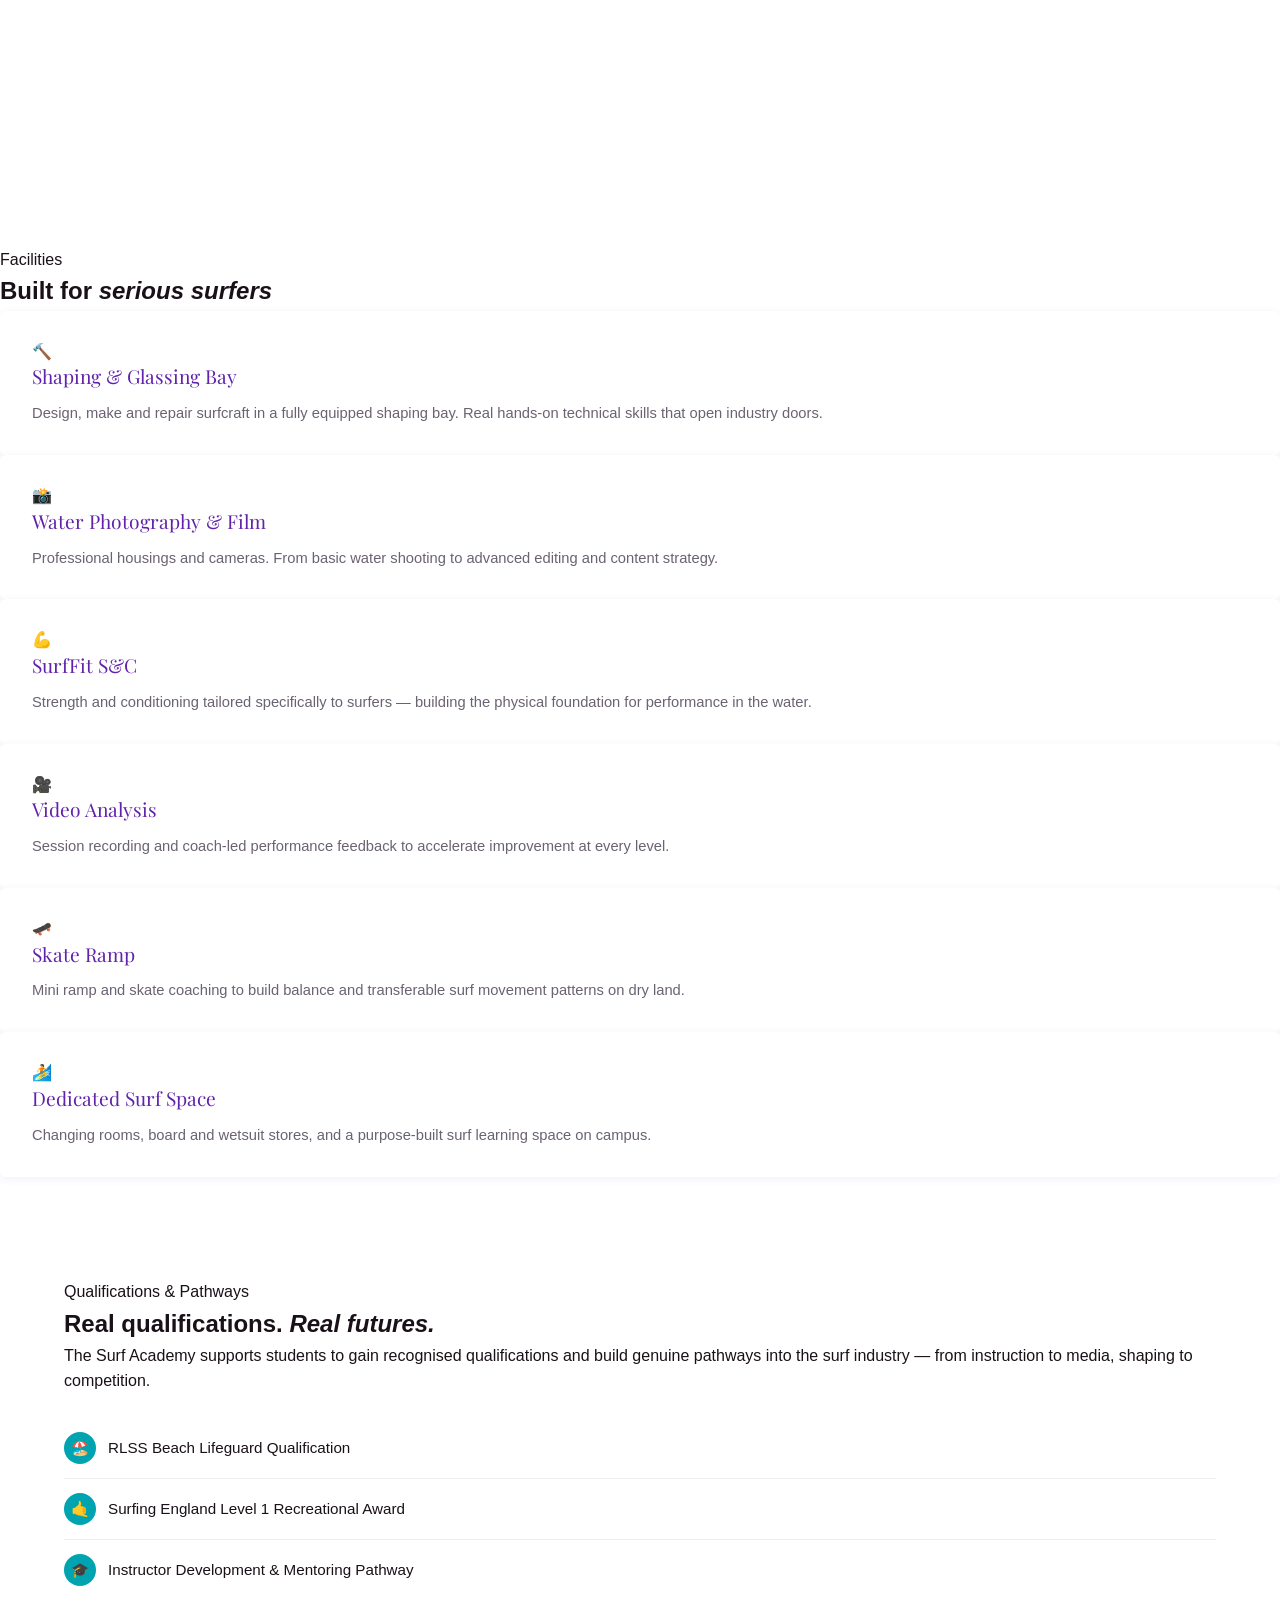
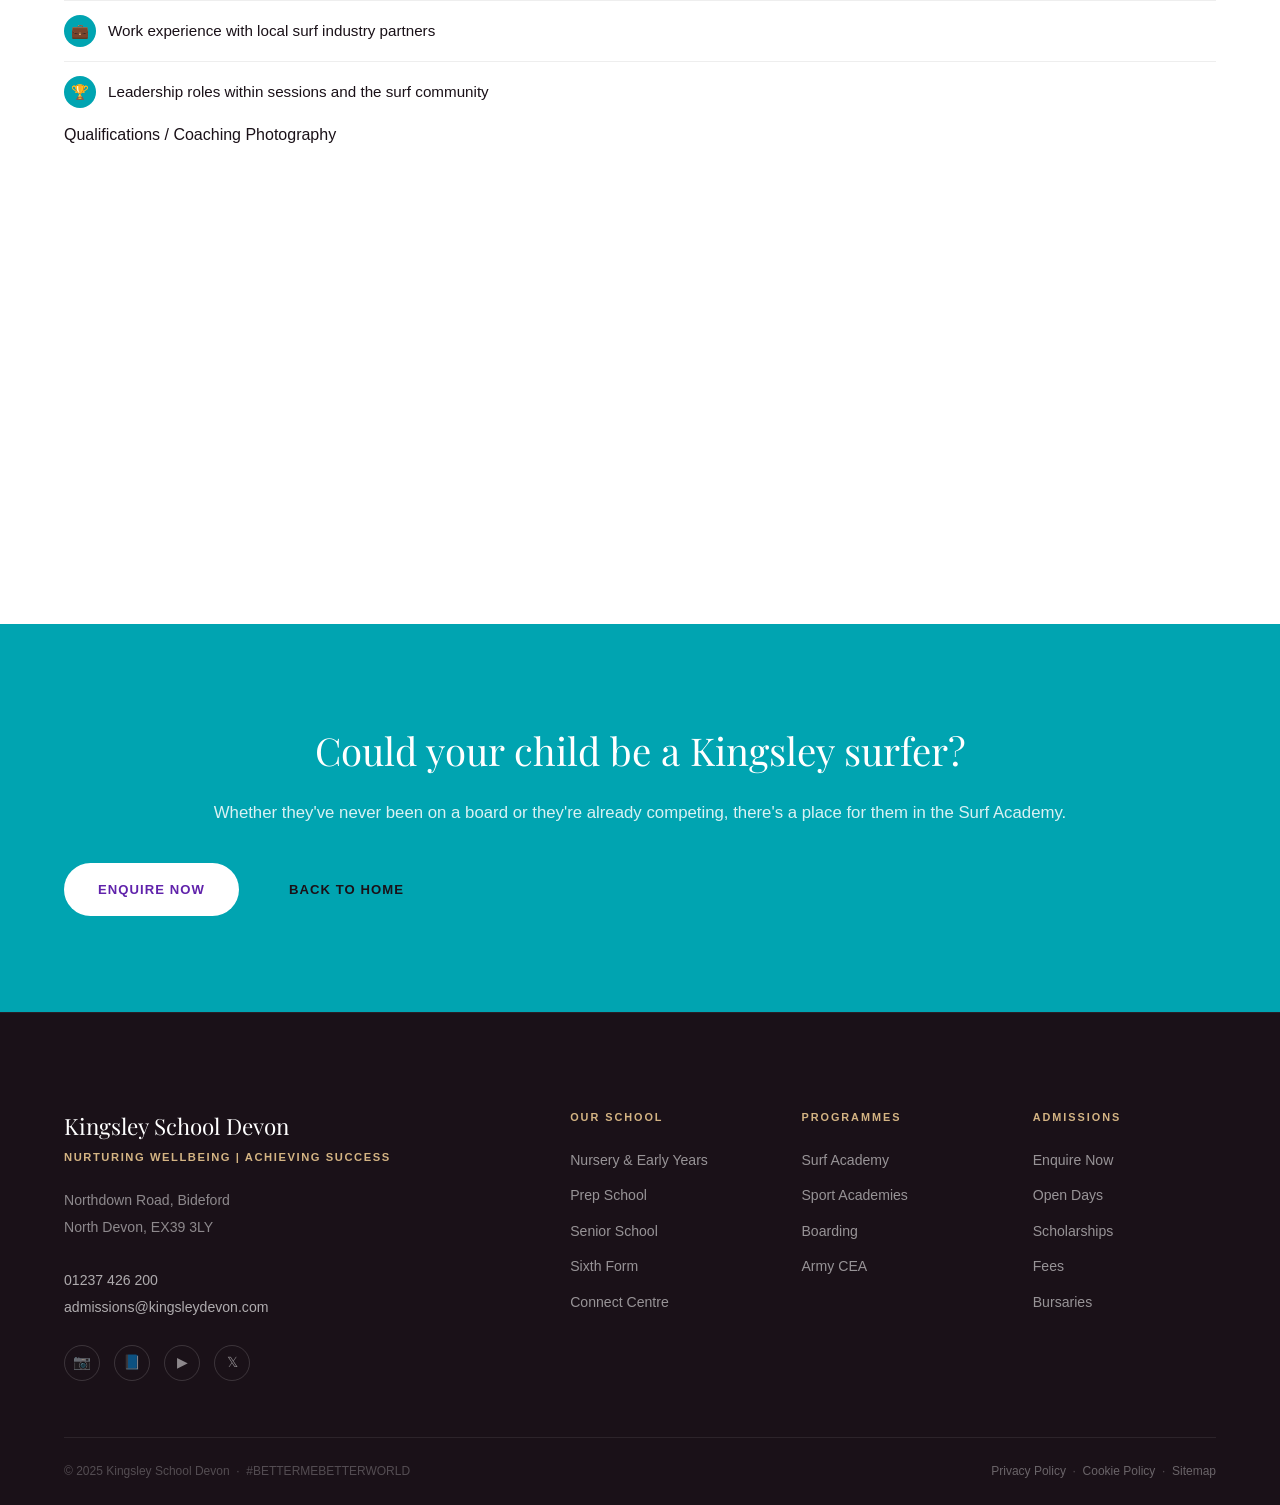
<file: surf-academy.html>
<!DOCTYPE html>
<html lang="en">
<head>
  <meta charset="UTF-8">
  <meta name="viewport" content="width=device-width, initial-scale=1.0">
  <title>Surf Academy | Kingsley School Devon</title>
  <meta name="description" content="The only school in the UK with a Surf Academy embedded in the curriculum. Surfing at Kingsley starts from Year 1, with qualifications, coaching and an international surf trip every year.">
  <link rel="stylesheet" href="style.css">
</head>
<body>
<div id="nav-mount"></div>
<div class="page-body">

  <section class="hero" style="min-height:85vh;">
    <div class="hero-bg" style="background-image:linear-gradient(135deg,#00A4B1 0%,#007f8a 100%);"></div>
    <div class="hero-block" style="background:var(--teal);">
      <div class="hero-eyebrow">Kingsley | Surf Academy</div>
      <h1 class="hero-title">The <em>only</em> school in the UK with surfing in the curriculum</h1>
      <p class="hero-body">At Kingsley, surfing isn't an after-school club. It's embedded into school life from Year 1 — part of our unique Expansive Curriculum and the beating heart of our coastal identity.</p>
      <a href="mailto:admissions@kingsleydevon.com" class="btn btn-white">Find Out More</a>
    </div>
  </section>

  <div class="stat-strip teal">
    <div class="stat-strip-inner">
      <div class="stat-item"><div class="stat-num">1st</div><div class="stat-label">Surfing England School of Excellence</div></div>
      <div class="stat-item"><div class="stat-num">Yr 1</div><div class="stat-label">Surfing starts from Year One</div></div>
      <div class="stat-item"><div class="stat-num">52</div><div class="stat-label">Weeks of surfing per year</div></div>
      <div class="stat-item"><div class="stat-num">1+</div><div class="stat-label">International surf camp every year</div></div>
    </div>
  </div>

  <div class="section">
    <div class="two-col">
      <div>
        <div class="section-eyebrow">Why Surf Academy?</div>
        <h2 class="section-title">More than sport — <em>a way of life</em></h2>
        <p class="section-body">The Kingsley Surf Academy is unlike anything else in British education. We are the only school recognised by Surfing England as a School of Excellence, and the only school in the UK where surfing is woven into the curriculum from the earliest years.</p>
        <p class="section-body">Our North Devon coastline — including Saunton, Croyde and Putsborough — provides world-class conditions all year round. Students surf in all conditions, build a deep understanding of the ocean, and develop resilience, focus and freedom that carries through every part of their education.</p>
        <div class="quote-block">
          <div class="quote-text">"Boarders go out at sunset when the waves are good. It's unlike any other school in the country."</div>
          <div class="quote-attr">Kingsley Student, Year 11</div>
        </div>
      </div>
      <div>
        <div class="img-placeholder" style="min-height:400px;">Surf Photography</div>
      </div>
    </div>
  </div>

  <div class="section-full">
    <div class="section-inner">
      <div class="text-center mb-32">
        <div class="section-eyebrow">Facilities</div>
        <h2 class="section-title">Built for <em>serious surfers</em></h2>
      </div>
      <div class="three-col">
        <div class="card"><div class="card-body"><div class="card-icon">🔨</div><div class="card-title">Shaping & Glassing Bay</div><p class="card-text">Design, make and repair surfcraft in a fully equipped shaping bay. Real hands-on technical skills that open industry doors.</p></div></div>
        <div class="card"><div class="card-body"><div class="card-icon">📸</div><div class="card-title">Water Photography & Film</div><p class="card-text">Professional housings and cameras. From basic water shooting to advanced editing and content strategy.</p></div></div>
        <div class="card"><div class="card-body"><div class="card-icon">💪</div><div class="card-title">SurfFit S&C</div><p class="card-text">Strength and conditioning tailored specifically to surfers — building the physical foundation for performance in the water.</p></div></div>
        <div class="card"><div class="card-body"><div class="card-icon">🎥</div><div class="card-title">Video Analysis</div><p class="card-text">Session recording and coach-led performance feedback to accelerate improvement at every level.</p></div></div>
        <div class="card"><div class="card-body"><div class="card-icon">🛹</div><div class="card-title">Skate Ramp</div><p class="card-text">Mini ramp and skate coaching to build balance and transferable surf movement patterns on dry land.</p></div></div>
        <div class="card"><div class="card-body"><div class="card-icon">🏄</div><div class="card-title">Dedicated Surf Space</div><p class="card-text">Changing rooms, board and wetsuit stores, and a purpose-built surf learning space on campus.</p></div></div>
      </div>
    </div>
  </div>

  <div class="section">
    <div class="two-col reverse">
      <div>
        <div class="section-eyebrow">Qualifications & Pathways</div>
        <h2 class="section-title">Real qualifications. <em>Real futures.</em></h2>
        <p class="section-body">The Surf Academy supports students to gain recognised qualifications and build genuine pathways into the surf industry — from instruction to media, shaping to competition.</p>
        <ul style="list-style:none;padding:0;margin-top:24px;">
          <li style="display:flex;align-items:center;gap:12px;padding:14px 0;border-bottom:1px solid #eee;font-size:0.95rem;color:var(--text-mid);"><span style="background:var(--teal);color:white;border-radius:50%;width:32px;height:32px;display:flex;align-items:center;justify-content:center;flex-shrink:0;font-size:0.9rem;">🏖️</span>RLSS Beach Lifeguard Qualification</li>
          <li style="display:flex;align-items:center;gap:12px;padding:14px 0;border-bottom:1px solid #eee;font-size:0.95rem;color:var(--text-mid);"><span style="background:var(--teal);color:white;border-radius:50%;width:32px;height:32px;display:flex;align-items:center;justify-content:center;flex-shrink:0;font-size:0.9rem;">🤙</span>Surfing England Level 1 Recreational Award</li>
          <li style="display:flex;align-items:center;gap:12px;padding:14px 0;border-bottom:1px solid #eee;font-size:0.95rem;color:var(--text-mid);"><span style="background:var(--teal);color:white;border-radius:50%;width:32px;height:32px;display:flex;align-items:center;justify-content:center;flex-shrink:0;font-size:0.9rem;">🎓</span>Instructor Development & Mentoring Pathway</li>
          <li style="display:flex;align-items:center;gap:12px;padding:14px 0;border-bottom:1px solid #eee;font-size:0.95rem;color:var(--text-mid);"><span style="background:var(--teal);color:white;border-radius:50%;width:32px;height:32px;display:flex;align-items:center;justify-content:center;flex-shrink:0;font-size:0.9rem;">💼</span>Work experience with local surf industry partners</li>
          <li style="display:flex;align-items:center;gap:12px;padding:14px 0;font-size:0.95rem;color:var(--text-mid);"><span style="background:var(--teal);color:white;border-radius:50%;width:32px;height:32px;display:flex;align-items:center;justify-content:center;flex-shrink:0;font-size:0.9rem;">🏆</span>Leadership roles within sessions and the surf community</li>
        </ul>
      </div>
      <div>
        <div class="img-placeholder" style="min-height:400px;">Qualifications / Coaching Photography</div>
      </div>
    </div>
  </div>

  <div class="admissions-band">
    <h2>Could your child be a Kingsley surfer?</h2>
    <p>Whether they've never been on a board or they're already competing, there's a place for them in the Surf Academy.</p>
    <div class="btn-group">
      <a href="mailto:admissions@kingsleydevon.com" class="btn btn-white">Enquire Now</a>
      <a href="index.html" class="btn btn-outline">Back to Home</a>
    </div>
  </div>

</div>
<div id="footer-mount"></div>
<script src="nav.js"></script>
</body>
</html>
</file>
<file: style.css>
/* ============================================
   KINGSLEY SCHOOL DEVON — DESIGN SYSTEM v2
   Millfield-level quality. Coastal identity.
   Purple #6022AB | Teal #00A4B1 | Sand #D4B483
   Playfair Display (headings) | Futura PT stack (body)
   ============================================ */

@import url('https://fonts.googleapis.com/css2?family=Playfair+Display:ital,wght@0,400;0,600;0,700;1,400;1,600&display=swap');

:root {
  --purple:       #6022AB;
  --purple-dark:  #4a1a85;
  --purple-light: rgba(96,34,171,0.08);
  --teal:         #00A4B1;
  --teal-dark:    #007f8a;
  --sand:         #D4B483;
  --sand-light:   #f9f4ec;
  --ink:          #1a1118;
  --ink-mid:      #3d3344;
  --mid:          #6b6272;
  --rule:         #e8e2ec;
  --white:        #ffffff;
  --off-white:    #fafafa;
  --font-serif:   'Playfair Display', Georgia, 'Times New Roman', serif;
  --font-sans:    'Futura PT', 'Century Gothic', 'Trebuchet MS', Arial, sans-serif;
  --max:          1280px;
  --gutter:       clamp(20px, 5vw, 64px);
  --radius-sm:    3px;
  --radius:       6px;
  --radius-lg:    16px;
  --shadow-sm:    0 2px 8px rgba(96,34,171,0.08);
  --shadow:       0 8px 32px rgba(26,17,24,0.12);
  --shadow-lg:    0 24px 64px rgba(26,17,24,0.18);
  --transition:   0.25s cubic-bezier(0.4,0,0.2,1);
}

*, *::before, *::after { box-sizing: border-box; margin: 0; padding: 0; }
html { scroll-behavior: smooth; font-size: 16px; }

body {
  font-family: var(--font-sans);
  color: var(--ink);
  background: var(--white);
  line-height: 1.6;
  -webkit-font-smoothing: antialiased;
}

img { display: block; max-width: 100%; }
a { color: inherit; }

/* ── TYPOGRAPHY ── */
.t-eyebrow {
  font-family: var(--font-sans);
  font-size: 0.7rem;
  font-weight: 700;
  letter-spacing: 0.2em;
  text-transform: uppercase;
  color: var(--teal);
  display: block;
  margin-bottom: 14px;
}

.t-eyebrow--sand { color: var(--sand); }
.t-eyebrow--white { color: rgba(255,255,255,0.65); }
.t-eyebrow--purple { color: var(--purple); }

.t-display {
  font-family: var(--font-serif);
  font-size: clamp(2.4rem, 5vw, 4rem);
  font-weight: 400;
  line-height: 1.1;
  letter-spacing: -0.01em;
  color: var(--ink);
}

.t-display em { font-style: italic; color: var(--purple); }
.t-display--white { color: var(--white); }
.t-display--white em { color: var(--sand); }

.t-h2 {
  font-family: var(--font-serif);
  font-size: clamp(1.75rem, 3vw, 2.6rem);
  font-weight: 400;
  line-height: 1.2;
  color: var(--ink);
}

.t-h2 em { font-style: italic; color: var(--purple); }
.t-h2--white { color: var(--white); }
.t-h2--white em { color: var(--sand); }

.t-h3 {
  font-family: var(--font-serif);
  font-size: 1.3rem;
  font-weight: 600;
  color: var(--purple);
  line-height: 1.3;
  margin-bottom: 10px;
}

.t-body {
  font-size: 1rem;
  line-height: 1.85;
  color: var(--ink-mid);
  max-width: 65ch;
}

.t-body--wide { max-width: 80ch; }
.t-body--white { color: rgba(255,255,255,0.85); }
.t-body + .t-body { margin-top: 1.2em; }

.t-lead {
  font-size: 1.2rem;
  line-height: 1.7;
  color: var(--ink-mid);
  max-width: 72ch;
}

.t-lead--white { color: rgba(255,255,255,0.9); }

/* ── NAV ── */
.site-nav {
  position: fixed;
  top: 0; left: 0; right: 0;
  z-index: 200;
  height: 72px;
  display: flex;
  align-items: center;
  justify-content: space-between;
  padding: 0 var(--gutter);
  background: rgba(26,17,24,0.6);
  backdrop-filter: blur(8px);
  transition: background var(--transition), box-shadow var(--transition);
}

.site-nav.scrolled {
  background: rgba(255,255,255,0.97);
  backdrop-filter: blur(12px);
  box-shadow: 0 1px 0 var(--rule);
}

.site-nav.dark-hero {
  background: rgba(26,17,24,0.6);
  backdrop-filter: blur(8px);
}

.nav-logo {
  text-decoration: none;
  display: flex;
  align-items: center;
  gap: 10px;
  flex-shrink: 0;
}

.nav-logo-word {
  font-family: var(--font-serif);
  font-size: 1.35rem;
  font-weight: 700;
  color: var(--white);
  line-height: 1;
  transition: color var(--transition);
}

.site-nav.scrolled .nav-logo-word { color: var(--purple); }

.nav-logo-sub {
  font-family: var(--font-sans);
  font-size: 0.6rem;
  letter-spacing: 0.18em;
  text-transform: uppercase;
  color: rgba(255,255,255,0.7);
  display: block;
  margin-top: 2px;
  transition: color var(--transition);
}

.site-nav.scrolled .nav-logo-sub { color: var(--mid); }

.nav-links {
  display: flex;
  align-items: center;
  gap: 2px;
  list-style: none;
}

.nav-links a {
  text-decoration: none;
  font-size: 0.78rem;
  font-weight: 700;
  letter-spacing: 0.06em;
  text-transform: uppercase;
  color: rgba(255,255,255,0.9);
  padding: 8px 14px;
  border-radius: var(--radius-sm);
  transition: color var(--transition), background var(--transition);
}

.site-nav.scrolled .nav-links a { color: var(--ink-mid); }

.nav-links a:hover,
.nav-links a.active {
  color: var(--purple);
  background: var(--purple-light);
}

.nav-social {
  display: flex;
  align-items: center;
  gap: 12px;
  margin-left: 16px;
}

.nav-social a {
  color: rgba(255,255,255,0.8);
  text-decoration: none;
  font-size: 1rem;
  transition: color var(--transition);
  line-height: 1;
}

.site-nav.scrolled .nav-social a { color: var(--mid); }
.nav-social a:hover { color: var(--teal) !important; }

.nav-enquire {
  background: var(--white) !important;
  color: var(--purple) !important;
  padding: 9px 20px !important;
  border-radius: 40px !important;
  font-weight: 700 !important;
  margin-left: 8px;
}

.site-nav.scrolled .nav-enquire {
  background: var(--purple) !important;
  color: var(--white) !important;
}

.nav-enquire:hover {
  background: var(--sand-light) !important;
  color: var(--purple) !important;
}

.site-nav.scrolled .nav-enquire:hover {
  background: var(--purple-dark) !important;
  color: var(--white) !important;
}

.nav-burger {
  display: none;
  flex-direction: column;
  gap: 5px;
  background: none;
  border: none;
  cursor: pointer;
  padding: 8px;
}

.nav-burger span {
  display: block;
  width: 26px;
  height: 2px;
  background: var(--white);
  border-radius: 2px;
  transition: background var(--transition);
}

.site-nav.scrolled .nav-burger span { background: var(--purple); }

/* Mobile overlay */
.nav-overlay {
  display: none;
  position: fixed;
  inset: 0;
  background: var(--purple-dark);
  z-index: 300;
  flex-direction: column;
  align-items: center;
  justify-content: center;
  gap: 6px;
}

.nav-overlay.open { display: flex; }

.nav-overlay-close {
  position: absolute;
  top: 24px; right: 28px;
  background: none;
  border: none;
  color: rgba(255,255,255,0.7);
  font-size: 2.4rem;
  cursor: pointer;
  line-height: 1;
}

.nav-overlay a {
  font-family: var(--font-serif);
  font-size: 2rem;
  color: var(--white);
  text-decoration: none;
  padding: 10px 24px;
  opacity: 0.85;
  transition: opacity var(--transition);
}

.nav-overlay a:hover { opacity: 1; }

.nav-overlay-social {
  display: flex;
  gap: 20px;
  margin-top: 24px;
}

.nav-overlay-social a {
  font-size: 1.4rem;
  opacity: 0.6;
}

.nav-overlay-strapline {
  font-size: 0.72rem;
  letter-spacing: 0.15em;
  text-transform: uppercase;
  color: rgba(255,255,255,0.4);
  margin-top: 12px;
}

/* ── PAGE WRAPPER ── */
.page-body { padding-top: 72px; }

/* ── FULL-BLEED HERO ── */
.hero-fullbleed {
  position: relative;
  min-height: 92vh;
  display: flex;
  align-items: flex-end;
  overflow: hidden;
}

.hero-fullbleed--center { align-items: center; }

.hero-bg-img {
  position: absolute;
  inset: 0;
  background-size: cover;
  background-position: center;
  transform: scale(1.04);
  transition: transform 8s ease-out;
}

.hero-bg-img.loaded { transform: scale(1); }

.hero-overlay {
  position: absolute;
  inset: 0;
  background: linear-gradient(
    to top,
    rgba(26,17,24,0.85) 0%,
    rgba(26,17,24,0.3) 50%,
    rgba(26,17,24,0.1) 100%
  );
}

.hero-overlay--center {
  background: rgba(26,17,24,0.5);
}

.hero-content {
  position: relative;
  z-index: 2;
  padding: clamp(48px, 8vw, 96px) var(--gutter);
  max-width: var(--max);
  width: 100%;
  margin: 0 auto;
}

.hero-content--center {
  text-align: center;
  display: flex;
  flex-direction: column;
  align-items: center;
}

.hero-title {
  font-family: var(--font-serif);
  font-size: clamp(2.8rem, 6vw, 5.5rem);
  font-weight: 400;
  color: var(--white);
  line-height: 1.05;
  letter-spacing: -0.02em;
  margin-bottom: 24px;
  max-width: 18ch;
}

.hero-title em {
  font-style: italic;
  color: var(--sand);
}

.hero-subtitle {
  font-size: clamp(1rem, 1.5vw, 1.2rem);
  color: rgba(255,255,255,0.85);
  line-height: 1.7;
  max-width: 56ch;
  margin-bottom: 40px;
}

.hero-scroll {
  position: absolute;
  bottom: 32px;
  left: 50%;
  transform: translateX(-50%);
  display: flex;
  flex-direction: column;
  align-items: center;
  gap: 8px;
  color: rgba(255,255,255,0.5);
  font-size: 0.65rem;
  letter-spacing: 0.2em;
  text-transform: uppercase;
  z-index: 2;
  animation: bounce 2.5s infinite;
}

.hero-scroll::after {
  content: '';
  width: 1px;
  height: 48px;
  background: rgba(255,255,255,0.3);
}

@keyframes bounce {
  0%, 100% { transform: translateX(-50%) translateY(0); }
  50% { transform: translateX(-50%) translateY(6px); }
}

/* ── BUTTONS ── */
.btn {
  display: inline-flex;
  align-items: center;
  gap: 8px;
  padding: 14px 32px;
  border-radius: 40px;
  font-family: var(--font-sans);
  font-size: 0.82rem;
  font-weight: 700;
  letter-spacing: 0.08em;
  text-transform: uppercase;
  text-decoration: none;
  cursor: pointer;
  transition: all var(--transition);
  border: 2px solid transparent;
  white-space: nowrap;
}

.btn-primary { background: var(--purple); color: var(--white); }
.btn-primary:hover { background: var(--purple-dark); }

.btn-white { background: var(--white); color: var(--purple); }
.btn-white:hover { background: var(--sand-light); }

.btn-outline-white {
  background: transparent;
  color: var(--white);
  border-color: rgba(255,255,255,0.5);
}
.btn-outline-white:hover {
  border-color: var(--white);
  background: rgba(255,255,255,0.1);
}

.btn-outline-purple {
  background: transparent;
  color: var(--purple);
  border-color: var(--purple);
}
.btn-outline-purple:hover {
  background: var(--purple);
  color: var(--white);
}

.btn-teal { background: var(--teal); color: var(--white); }
.btn-teal:hover { background: var(--teal-dark); }

.btn-group {
  display: flex;
  gap: 16px;
  flex-wrap: wrap;
  align-items: center;
}

/* ── WAVE DIVIDER (signature coastal element) ── */
.wave-divider {
  width: 100%;
  overflow: hidden;
  line-height: 0;
  margin-top: -2px;
}

.wave-divider svg {
  display: block;
  width: 100%;
  height: 60px;
}

/* ── STAT STRIP ── */
.stat-strip {
  background: var(--purple);
  padding: 48px var(--gutter);
}

.stat-strip--teal { background: var(--teal); }
.stat-strip--dark { background: var(--ink); }
.stat-strip--sand { background: var(--sand); }

.stat-strip-inner {
  max-width: var(--max);
  margin: 0 auto;
  display: grid;
  grid-template-columns: repeat(4, 1fr);
  gap: 32px;
  text-align: center;
}

.stat-num {
  font-family: var(--font-serif);
  font-size: clamp(2rem, 4vw, 3.2rem);
  font-weight: 700;
  color: var(--white);
  line-height: 1;
  margin-bottom: 8px;
}

.stat-strip--sand .stat-num { color: var(--purple); }

.stat-label {
  font-size: 0.72rem;
  letter-spacing: 0.1em;
  text-transform: uppercase;
  color: rgba(255,255,255,0.65);
  line-height: 1.4;
}

.stat-strip--sand .stat-label { color: var(--purple-dark); opacity: 0.7; }

/* ── CONTENT SECTIONS ── */
.section {
  padding: clamp(64px, 8vw, 120px) var(--gutter);
}

.section-inner {
  max-width: var(--max);
  margin: 0 auto;
}

.section--grey { background: var(--off-white); }
.section--sand { background: var(--sand-light); }
.section--purple { background: var(--purple); }
.section--teal { background: var(--teal); }
.section--ink { background: var(--ink); }

.section-header {
  margin-bottom: clamp(40px, 6vw, 72px);
}

.section-header--center { text-align: center; }
.section-header--center .t-body { margin-left: auto; margin-right: auto; }

/* ── GRID LAYOUTS ── */
.grid-2 {
  display: grid;
  grid-template-columns: 1fr 1fr;
  gap: clamp(32px, 5vw, 80px);
  align-items: center;
}

.grid-2--60-40 { grid-template-columns: 3fr 2fr; }
.grid-2--40-60 { grid-template-columns: 2fr 3fr; }

.grid-3 {
  display: grid;
  grid-template-columns: repeat(3, 1fr);
  gap: clamp(20px, 3vw, 40px);
}

.grid-4 {
  display: grid;
  grid-template-columns: repeat(4, 1fr);
  gap: clamp(16px, 2vw, 28px);
}

/* ── FULL-BLEED IMAGE SECTION ── */
.imgSection {
  position: relative;
  min-height: 60vh;
  display: flex;
  align-items: center;
  overflow: hidden;
}

.imgSection-bg {
  position: absolute;
  inset: 0;
  background-size: cover;
  background-position: center;
}

.imgSection-overlay {
  position: absolute;
  inset: 0;
  background: linear-gradient(to right, rgba(26,17,24,0.85) 40%, transparent 100%);
}

.imgSection-overlay--right {
  background: linear-gradient(to left, rgba(26,17,24,0.85) 40%, transparent 100%);
}

.imgSection-content {
  position: relative;
  z-index: 2;
  max-width: var(--max);
  margin: 0 auto;
  padding: 80px var(--gutter);
  width: 100%;
}

.imgSection-content--right {
  display: flex;
  justify-content: flex-end;
}

.imgSection-box {
  max-width: 540px;
}

/* ── PHOTO GRID ── */
.photo-grid {
  display: grid;
  grid-template-columns: repeat(12, 1fr);
  grid-template-rows: auto;
  gap: 12px;
}

.photo-grid__main {
  grid-column: 1 / 8;
  grid-row: 1 / 3;
  aspect-ratio: 4/3;
}

.photo-grid__top-right {
  grid-column: 8 / 13;
  grid-row: 1;
  aspect-ratio: 3/2;
}

.photo-grid__bottom-right {
  grid-column: 8 / 13;
  grid-row: 2;
  aspect-ratio: 3/2;
}

.photo-placeholder {
  background: linear-gradient(135deg, var(--purple) 0%, var(--teal) 100%);
  border-radius: var(--radius);
  width: 100%;
  height: 100%;
  min-height: 200px;
  display: flex;
  align-items: center;
  justify-content: center;
  color: rgba(255,255,255,0.35);
  font-size: 0.7rem;
  letter-spacing: 0.15em;
  text-transform: uppercase;
  font-weight: 600;
}

.photo-placeholder--teal {
  background: linear-gradient(135deg, var(--teal) 0%, var(--teal-dark) 100%);
}

.photo-placeholder--sand {
  background: linear-gradient(135deg, var(--sand) 0%, #b8944f 100%);
}

/* ── CARDS ── */
.card {
  background: var(--white);
  border-radius: var(--radius);
  overflow: hidden;
  box-shadow: var(--shadow-sm);
  transition: transform var(--transition), box-shadow var(--transition);
}

.card:hover {
  transform: translateY(-6px);
  box-shadow: var(--shadow);
}

.card-img {
  aspect-ratio: 4/3;
  overflow: hidden;
}

.card-img .photo-placeholder { border-radius: 0; min-height: 180px; }

.card-body {
  padding: 28px 32px;
}

.card-eyebrow {
  font-size: 0.68rem;
  font-weight: 700;
  letter-spacing: 0.18em;
  text-transform: uppercase;
  color: var(--teal);
  margin-bottom: 10px;
}

.card-title {
  font-family: var(--font-serif);
  font-size: 1.2rem;
  color: var(--purple);
  margin-bottom: 12px;
  line-height: 1.3;
}

.card-text {
  font-size: 0.92rem;
  color: var(--mid);
  line-height: 1.75;
}

.card-link {
  display: inline-flex;
  align-items: center;
  gap: 6px;
  font-size: 0.78rem;
  font-weight: 700;
  letter-spacing: 0.08em;
  text-transform: uppercase;
  color: var(--purple);
  text-decoration: none;
  margin-top: 18px;
  transition: gap var(--transition);
}

.card-link:hover { gap: 10px; }

/* ── QUOTE / PULLOUT ── */
.pullquote {
  border-left: 3px solid var(--teal);
  padding: 28px 36px;
  background: var(--sand-light);
  border-radius: 0 var(--radius) var(--radius) 0;
  margin: 40px 0;
}

.pullquote-text {
  font-family: var(--font-serif);
  font-size: 1.35rem;
  font-style: italic;
  color: var(--purple);
  line-height: 1.6;
  margin-bottom: 14px;
}

.pullquote-attr {
  font-size: 0.72rem;
  font-weight: 700;
  letter-spacing: 0.15em;
  text-transform: uppercase;
  color: var(--mid);
}

/* ── ICON FEATURE LIST ── */
.feature-list {
  display: flex;
  flex-direction: column;
  gap: 0;
}

.feature-item {
  display: flex;
  gap: 20px;
  padding: 20px 0;
  border-bottom: 1px solid var(--rule);
  align-items: flex-start;
}

.feature-item:last-child { border-bottom: none; }

.feature-icon {
  width: 44px;
  height: 44px;
  background: var(--purple-light);
  border-radius: 50%;
  display: flex;
  align-items: center;
  justify-content: center;
  font-size: 1.2rem;
  flex-shrink: 0;
  margin-top: 2px;
}

.feature-title {
  font-family: var(--font-serif);
  font-size: 1rem;
  color: var(--purple);
  margin-bottom: 4px;
  font-weight: 600;
}

.feature-text {
  font-size: 0.9rem;
  color: var(--mid);
  line-height: 1.7;
}

/* ── INSTAGRAM FEED ── */
.insta-section {
  padding: clamp(64px, 8vw, 96px) var(--gutter);
  background: var(--ink);
}

.insta-header {
  max-width: var(--max);
  margin: 0 auto 40px;
  display: flex;
  align-items: flex-end;
  justify-content: space-between;
  gap: 24px;
  flex-wrap: wrap;
}

.insta-brand {
  display: flex;
  align-items: center;
  gap: 14px;
}

.insta-icon {
  width: 48px;
  height: 48px;
  background: linear-gradient(135deg, #f09433 0%, #e6683c 25%, #dc2743 50%, #cc2366 75%, #bc1888 100%);
  border-radius: 12px;
  display: flex;
  align-items: center;
  justify-content: center;
  color: white;
  font-size: 1.4rem;
  flex-shrink: 0;
}

.insta-handle {
  font-family: var(--font-serif);
  font-size: 1.4rem;
  color: var(--white);
}

.insta-handle span {
  font-size: 0.72rem;
  font-weight: 700;
  letter-spacing: 0.12em;
  text-transform: uppercase;
  color: rgba(255,255,255,0.4);
  display: block;
  margin-top: 2px;
  font-family: var(--font-sans);
}

.insta-grid {
  max-width: var(--max);
  margin: 0 auto;
  display: grid;
  grid-template-columns: repeat(6, 1fr);
  gap: 8px;
}

.insta-post {
  aspect-ratio: 1;
  position: relative;
  overflow: hidden;
  border-radius: var(--radius-sm);
  cursor: pointer;
  text-decoration: none;
  display: block;
}

.insta-post-bg {
  width: 100%;
  height: 100%;
  background-size: cover;
  background-position: center;
  transition: transform 0.4s ease;
}

.insta-post:hover .insta-post-bg { transform: scale(1.06); }

.insta-post-overlay {
  position: absolute;
  inset: 0;
  background: rgba(96,34,171,0.7);
  display: flex;
  align-items: center;
  justify-content: center;
  opacity: 0;
  transition: opacity var(--transition);
}

.insta-post:hover .insta-post-overlay { opacity: 1; }

.insta-post-overlay span {
  color: white;
  font-size: 0.72rem;
  font-weight: 700;
  letter-spacing: 0.1em;
  text-transform: uppercase;
}

/* Instagram post colour themes */
.insta-post:nth-child(1) .insta-post-bg { background-color: #3d2060; background-image: linear-gradient(135deg,#6022AB,#00A4B1); }
.insta-post:nth-child(2) .insta-post-bg { background-color: #007f8a; background-image: linear-gradient(135deg,#00A4B1,#4a1a85); }
.insta-post:nth-child(3) .insta-post-bg { background-color: #4a1a85; background-image: linear-gradient(135deg,#4a1a85,#D4B483); }
.insta-post:nth-child(4) .insta-post-bg { background-color: #00A4B1; background-image: linear-gradient(135deg,#00A4B1,#6022AB); }
.insta-post:nth-child(5) .insta-post-bg { background-color: #6022AB; background-image: linear-gradient(135deg,#6022AB,#007f8a); }
.insta-post:nth-child(6) .insta-post-bg { background-color: #b8944f; background-image: linear-gradient(135deg,#D4B483,#6022AB); }

.insta-cta {
  max-width: var(--max);
  margin: 24px auto 0;
  display: flex;
  align-items: center;
  justify-content: space-between;
  flex-wrap: wrap;
  gap: 16px;
}

.insta-follow-links {
  display: flex;
  gap: 16px;
  flex-wrap: wrap;
}

.insta-follow-links a {
  display: inline-flex;
  align-items: center;
  gap: 8px;
  color: rgba(255,255,255,0.6);
  text-decoration: none;
  font-size: 0.78rem;
  font-weight: 700;
  letter-spacing: 0.08em;
  text-transform: uppercase;
  transition: color var(--transition);
}

.insta-follow-links a:hover { color: var(--white); }

/* ── ADMISSIONS BAND ── */
.admissions-band {
  background: var(--teal);
  padding: clamp(64px, 8vw, 96px) var(--gutter);
  text-align: center;
}

.admissions-band-inner {
  max-width: 700px;
  margin: 0 auto;
}

.admissions-band h2 {
  font-family: var(--font-serif);
  font-size: clamp(1.8rem, 3vw, 2.8rem);
  color: var(--white);
  font-weight: 400;
  margin-bottom: 16px;
}

.admissions-band h2 em { font-style: italic; color: rgba(255,255,255,0.7); }

.admissions-band p {
  color: rgba(255,255,255,0.85);
  font-size: 1.05rem;
  line-height: 1.75;
  margin-bottom: 36px;
}

/* ── PURPLE PANEL ── */
.panel-purple {
  background: var(--purple);
  padding: clamp(64px, 8vw, 100px) var(--gutter);
}

.panel-ink {
  background: var(--ink);
  padding: clamp(64px, 8vw, 100px) var(--gutter);
}

/* ── FOOTER ── */
.site-footer {
  background: var(--ink);
  padding: clamp(56px, 8vw, 96px) var(--gutter) 0;
  border-top: 1px solid rgba(255,255,255,0.06);
}

.footer-inner {
  max-width: var(--max);
  margin: 0 auto;
  display: grid;
  grid-template-columns: 2.5fr 1fr 1fr 1fr;
  gap: 48px;
  padding-bottom: 56px;
  border-bottom: 1px solid rgba(255,255,255,0.08);
}

.footer-brand-name {
  font-family: var(--font-serif);
  font-size: 1.4rem;
  color: var(--white);
  margin-bottom: 4px;
}

.footer-strapline {
  font-size: 0.7rem;
  letter-spacing: 0.14em;
  color: var(--sand);
  text-transform: uppercase;
  margin-bottom: 20px;
  font-weight: 600;
}

.footer-address {
  font-size: 0.88rem;
  line-height: 1.9;
  color: rgba(255,255,255,0.5);
}

.footer-address a {
  color: rgba(255,255,255,0.65);
  text-decoration: none;
  transition: color var(--transition);
}

.footer-address a:hover { color: var(--white); }

.footer-social {
  display: flex;
  gap: 14px;
  margin-top: 24px;
}

.footer-social a {
  width: 36px;
  height: 36px;
  border-radius: 50%;
  border: 1px solid rgba(255,255,255,0.15);
  display: flex;
  align-items: center;
  justify-content: center;
  color: rgba(255,255,255,0.5);
  text-decoration: none;
  font-size: 0.9rem;
  transition: all var(--transition);
}

.footer-social a:hover {
  border-color: var(--teal);
  color: var(--teal);
  background: rgba(0,164,177,0.1);
}

.footer-col h4 {
  font-size: 0.68rem;
  font-weight: 700;
  letter-spacing: 0.18em;
  text-transform: uppercase;
  color: var(--sand);
  margin-bottom: 20px;
}

.footer-col ul { list-style: none; }

.footer-col li { margin-bottom: 10px; }

.footer-col a {
  color: rgba(255,255,255,0.55);
  text-decoration: none;
  font-size: 0.88rem;
  transition: color var(--transition);
  line-height: 1.5;
}

.footer-col a:hover { color: var(--white); }

.footer-bottom {
  max-width: var(--max);
  margin: 0 auto;
  padding: 24px 0;
  display: flex;
  justify-content: space-between;
  align-items: center;
  font-size: 0.75rem;
  color: rgba(255,255,255,0.25);
  flex-wrap: wrap;
  gap: 12px;
}

.footer-bottom a {
  color: rgba(255,255,255,0.35);
  text-decoration: none;
}

.footer-bottom a:hover { color: rgba(255,255,255,0.7); }

/* ── SCHOOL NAV STRIP ── */
.school-strip {
  display: grid;
  grid-template-columns: repeat(4, 1fr);
  border-top: 1px solid var(--rule);
}

.school-strip-item {
  text-decoration: none;
  padding: 36px 32px;
  border-right: 1px solid var(--rule);
  display: flex;
  flex-direction: column;
  gap: 8px;
  transition: background var(--transition);
  position: relative;
  overflow: hidden;
}

.school-strip-item:last-child { border-right: none; }

.school-strip-item::before {
  content: '';
  position: absolute;
  bottom: 0; left: 0; right: 0;
  height: 3px;
  background: var(--purple);
  transform: scaleX(0);
  transition: transform var(--transition);
}

.school-strip-item:hover::before { transform: scaleX(1); }
.school-strip-item:hover { background: var(--purple-light); }

.school-strip-age {
  font-size: 0.68rem;
  font-weight: 700;
  letter-spacing: 0.15em;
  text-transform: uppercase;
  color: var(--teal);
}

.school-strip-name {
  font-family: var(--font-serif);
  font-size: 1.3rem;
  color: var(--purple);
}

.school-strip-arrow {
  font-size: 1.2rem;
  color: var(--sand);
  margin-top: 4px;
  transition: transform var(--transition);
}

.school-strip-item:hover .school-strip-arrow { transform: translateX(6px); }

/* ── UTILITY ── */
.u-center { text-align: center; }
.u-max { max-width: var(--max); margin: 0 auto; }
.u-mb-sm { margin-bottom: 16px; }
.u-mb { margin-bottom: 32px; }
.u-mb-lg { margin-bottom: 56px; }
.u-mt { margin-top: 32px; }
.u-mt-lg { margin-top: 56px; }

/* ── RESPONSIVE ── */
@media (max-width: 1024px) {
  .grid-2 { grid-template-columns: 1fr; gap: 40px; }
  .grid-2--60-40 { grid-template-columns: 1fr; }
  .grid-2--40-60 { grid-template-columns: 1fr; }
  .insta-grid { grid-template-columns: repeat(3, 1fr); }
  .stat-strip-inner { grid-template-columns: repeat(2, 1fr); }
  .footer-inner { grid-template-columns: 1fr 1fr; }
  .school-strip { grid-template-columns: repeat(2, 1fr); }
  .school-strip-item:nth-child(2) { border-right: none; }
  .school-strip-item:nth-child(3) { border-top: 1px solid var(--rule); }
  .school-strip-item:nth-child(4) { border-top: 1px solid var(--rule); border-right: none; }
  .photo-grid { display: block; }
  .photo-grid > * + * { margin-top: 12px; }
}

@media (max-width: 768px) {
  .nav-links { display: none; }
  .nav-social { display: none; }
  .nav-burger { display: flex; }
  .grid-3 { grid-template-columns: 1fr; }
  .grid-4 { grid-template-columns: 1fr 1fr; }
  .insta-grid { grid-template-columns: repeat(3, 1fr); }
}

@media (max-width: 540px) {
  .grid-4 { grid-template-columns: 1fr; }
  .insta-grid { grid-template-columns: repeat(2, 1fr); }
  .stat-strip-inner { grid-template-columns: 1fr 1fr; }
  .footer-inner { grid-template-columns: 1fr; }
  .school-strip { grid-template-columns: 1fr; }
  .school-strip-item { border-right: none; border-top: 1px solid var(--rule); }
  .school-strip-item:first-child { border-top: none; }
}
</file>
